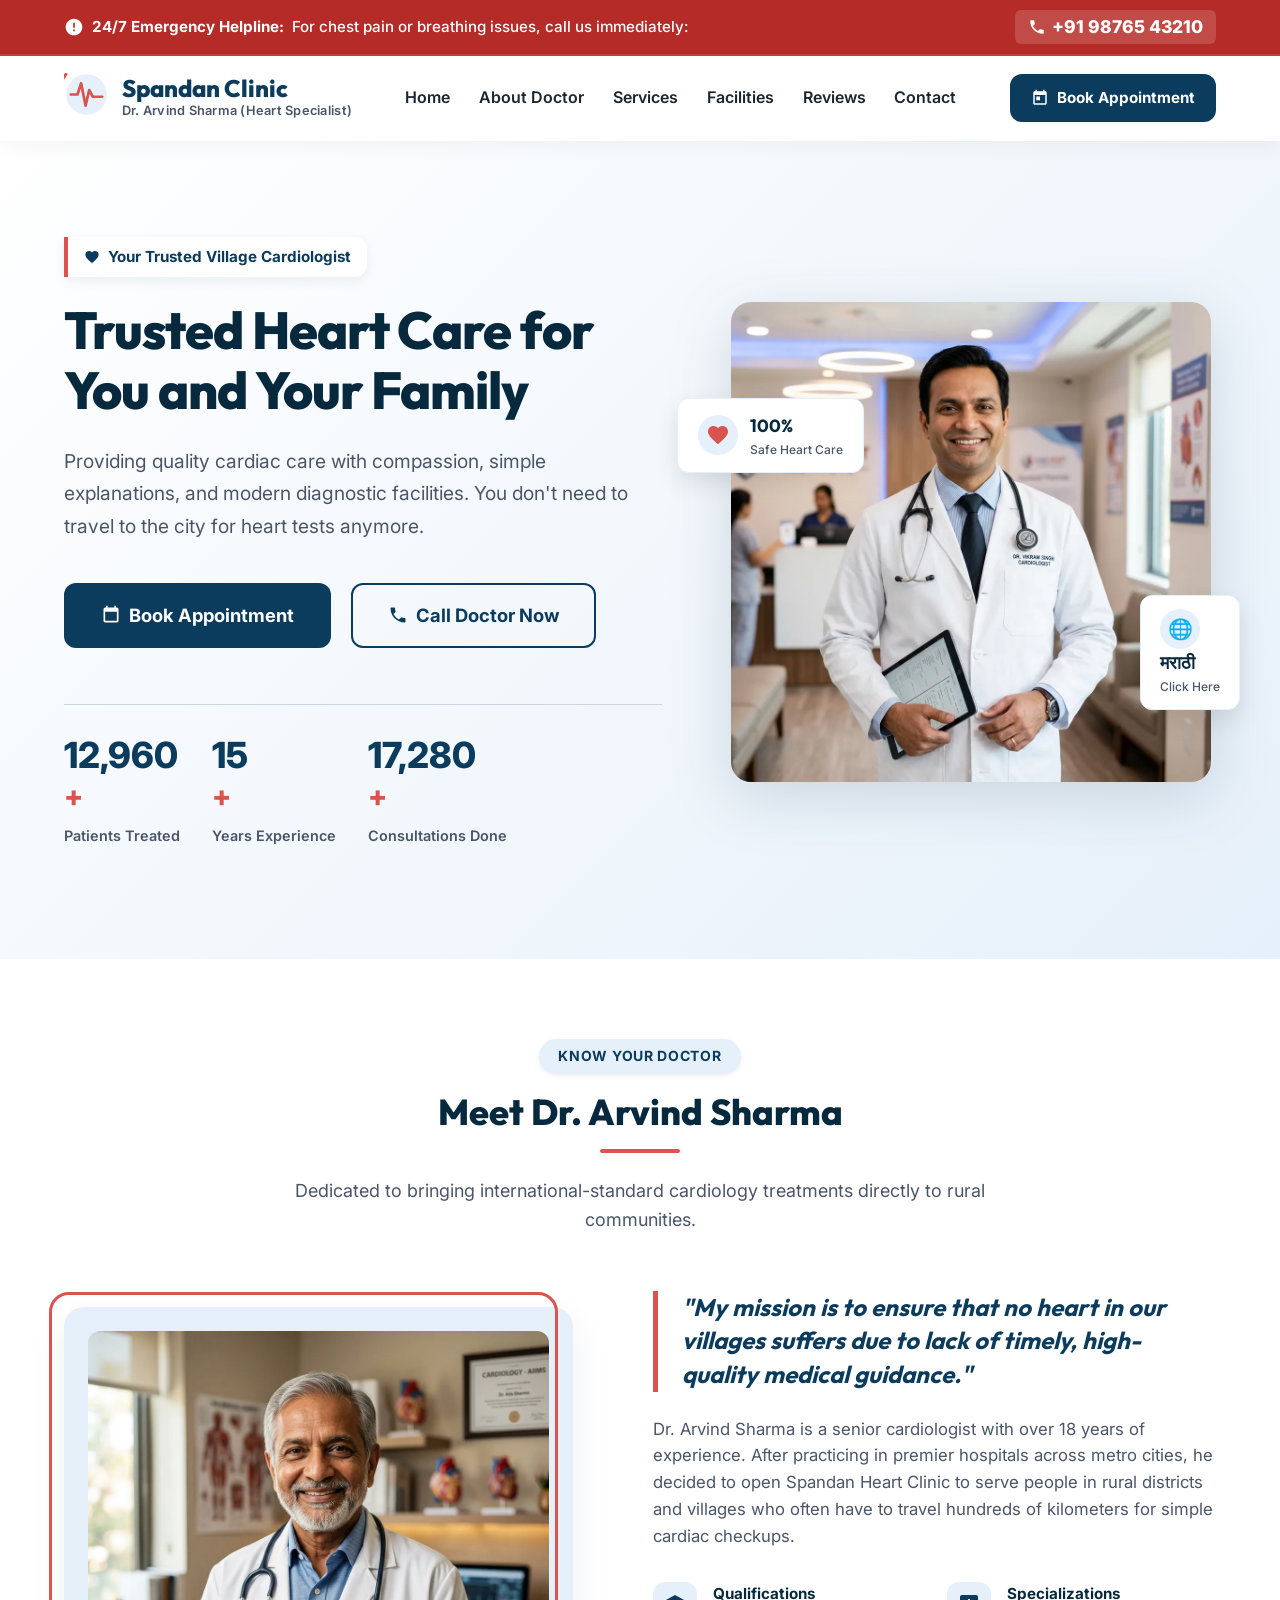
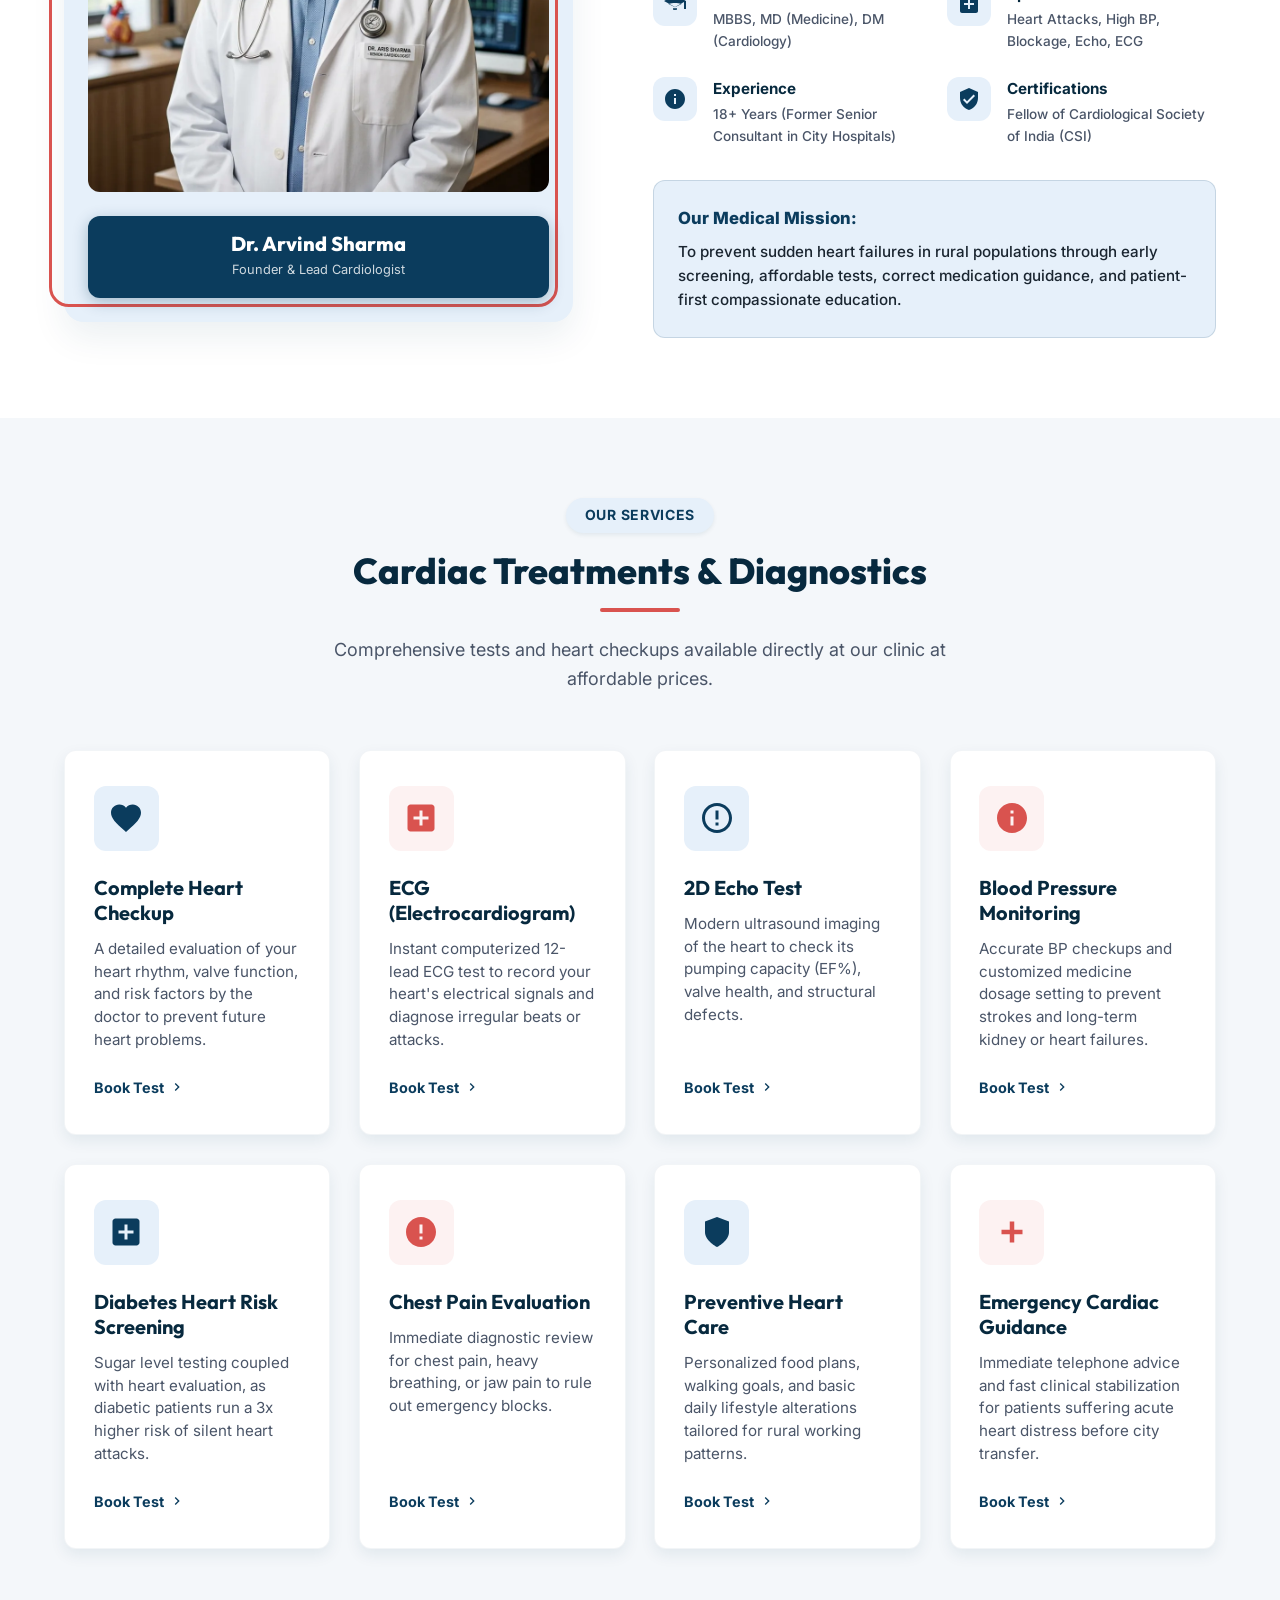
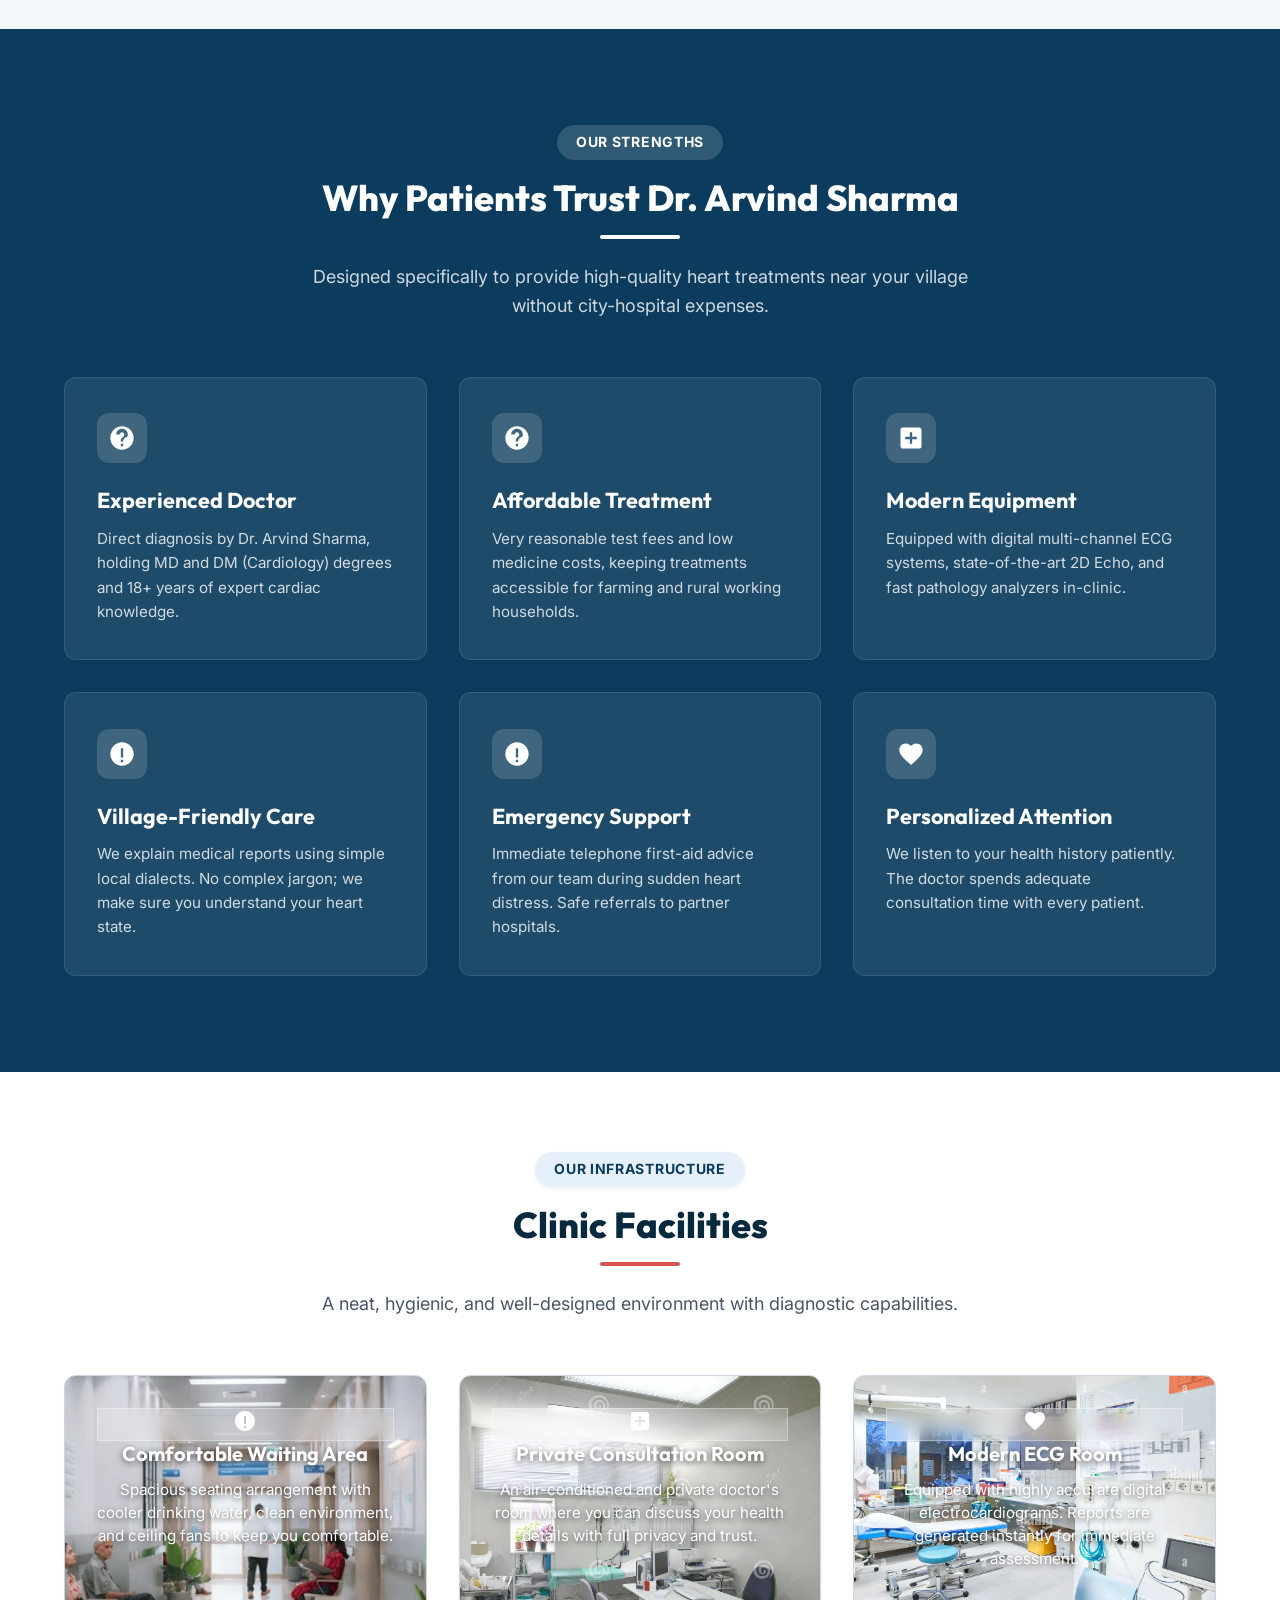
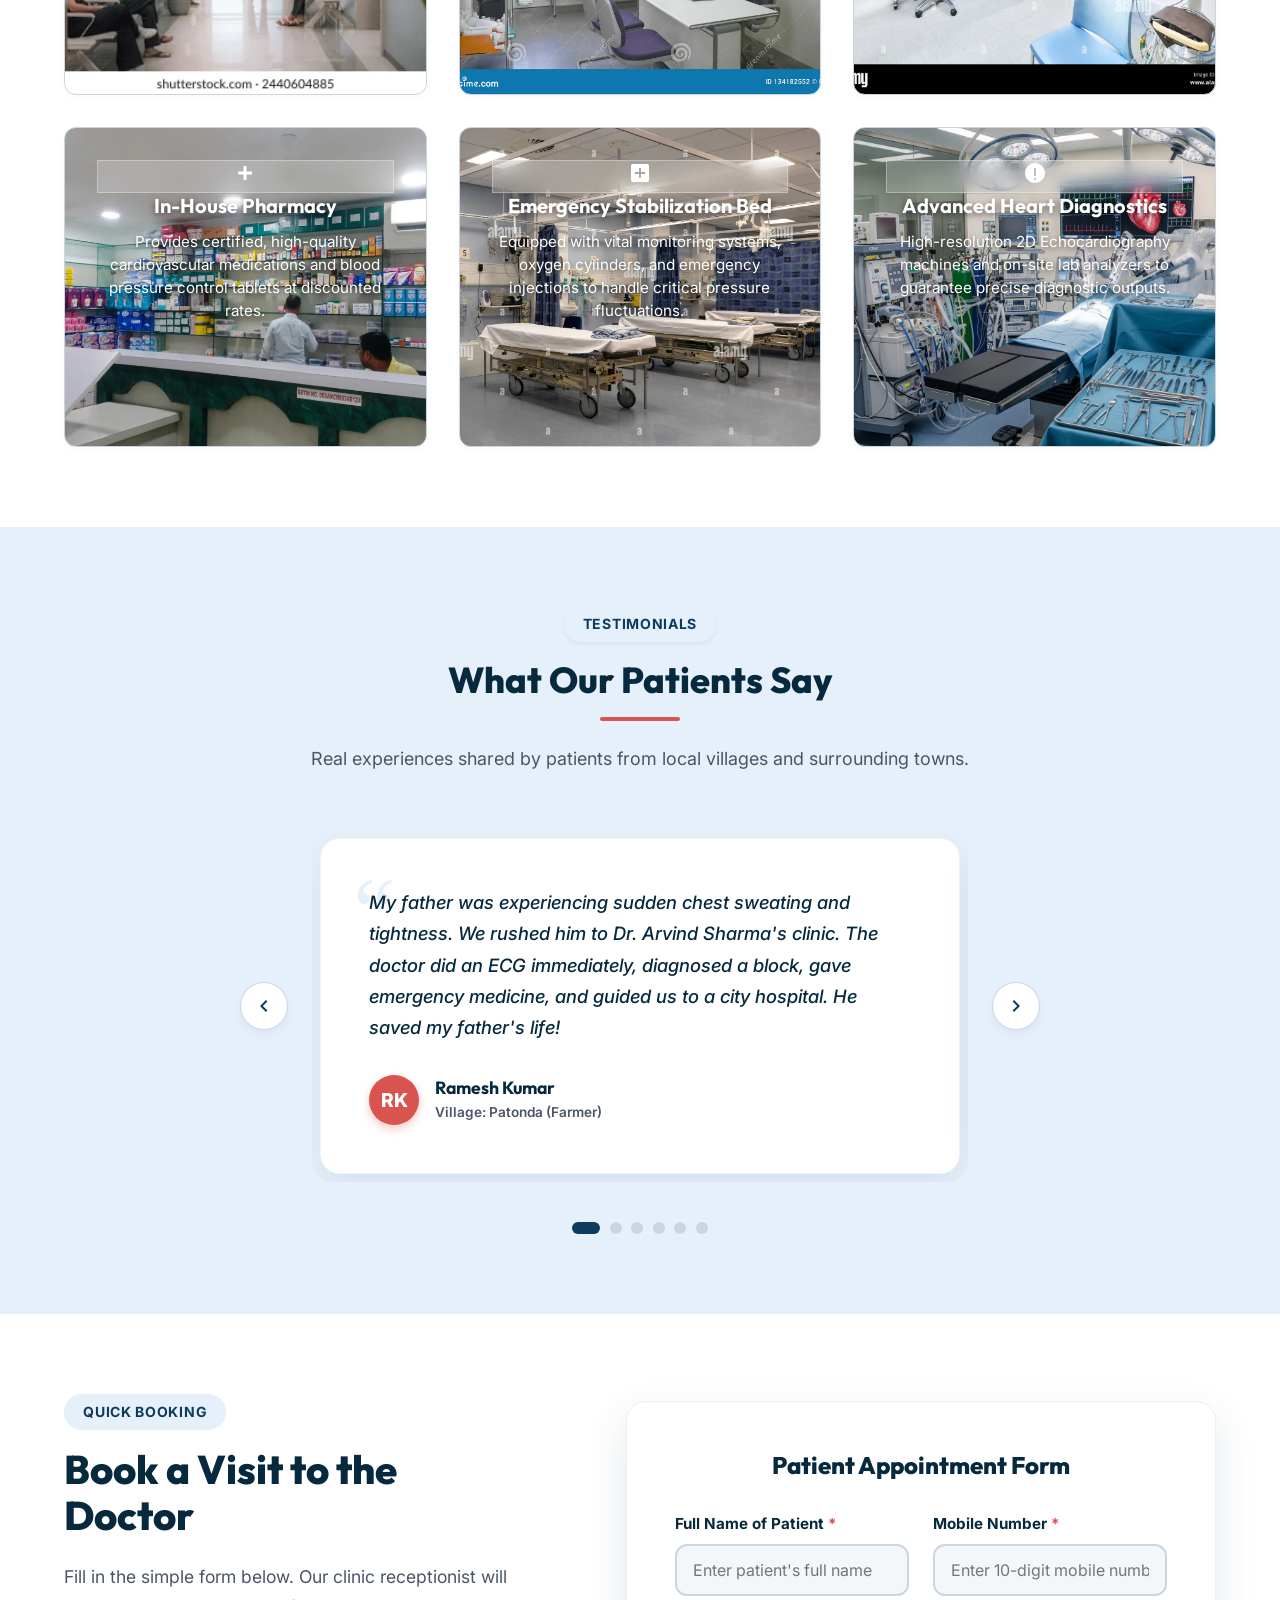
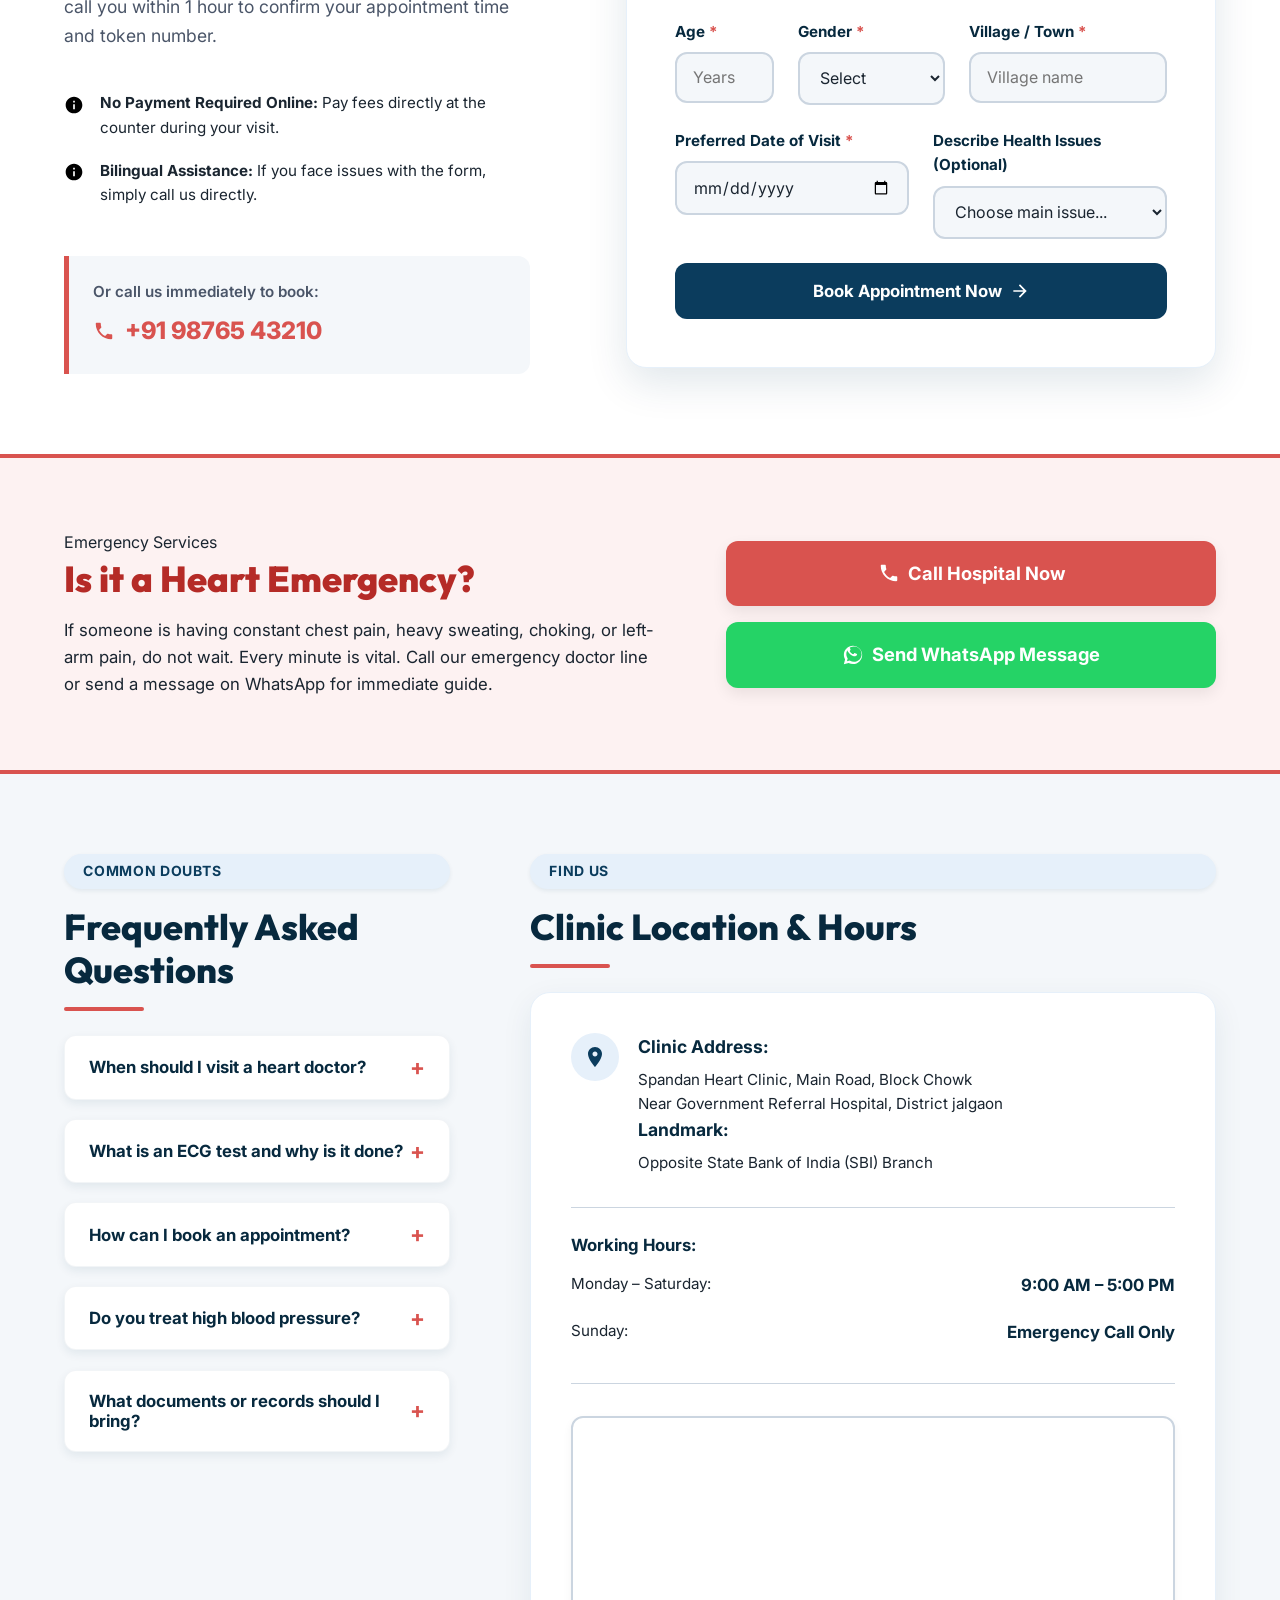
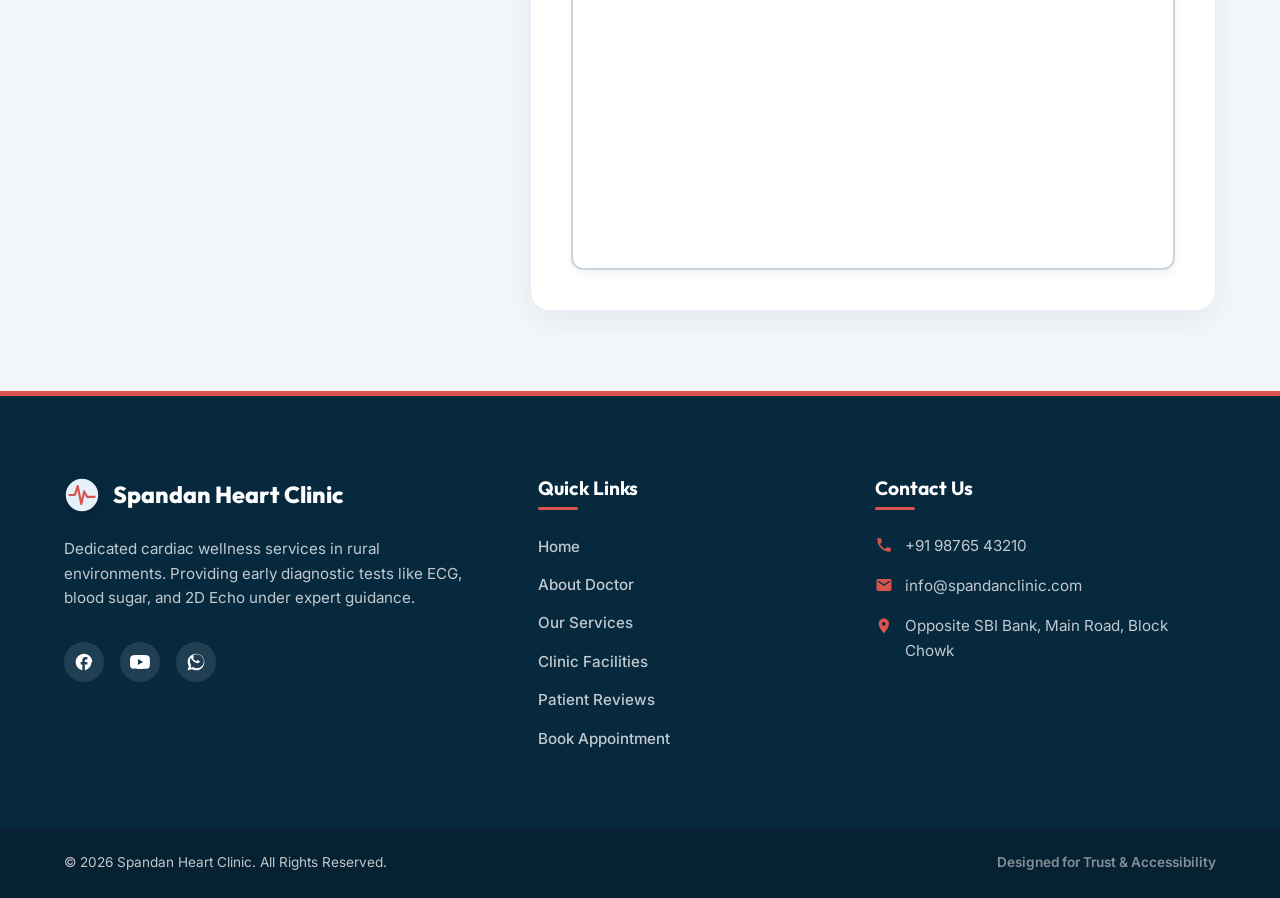
<file: index.html>
<!DOCTYPE html>
<html lang="en">
<head>
    <meta charset="UTF-8">
    <meta name="viewport" content="width=device-width, initial-scale=1.0">
    <title>Spandan Heart Clinic | Dr. Arvind Sharma - Senior Cardiologist</title>
    <!-- SEO Meta Tags -->
    <meta name="description" content="Spandan Heart Clinic by Dr. Arvind Sharma offers affordable, modern heart care and cardiac diagnostics (ECG, 2D Echo) for families in rural areas and small towns.">
    <meta name="keywords" content="Heart Doctor, Cardiologist, Dr. Arvind Sharma, Spandan Heart Clinic, ECG, 2D Echo, Blood Pressure, Rural Clinic, Heart Specialist">
    <meta name="author" content="Dr. Arvind Sharma">
    
    <!-- Open Graph Meta Tags -->
    <meta property="og:title" content="Spandan Heart Clinic | Dr. Arvind Sharma - Cardiologist">
    <meta property="og:description" content="Providing trusted, high-quality, and affordable cardiac care. Book your appointment today.">
    <meta property="og:image" content="assets/images/doctor_hero.png">
    <meta property="og:type" content="website">

    <!-- Fonts -->
    <link rel="preconnect" href="https://fonts.googleapis.com">
    <link rel="preconnect" href="https://fonts.gstatic.com" crossorigin>
    <link href="https://fonts.googleapis.com/css2?family=Inter:wght@400;500;600;700&family=Outfit:wght@500;600;700;800&display=swap" rel="stylesheet">
    
    <!-- Custom CSS -->
    <link rel="stylesheet" href="style.css">
    
</head>
<body>

    <!-- TOP EMERGENCY ALERT BAR (For Elderly/Urgent patients) -->
    <div class="emergency-bar" role="alert">
        <div class="container emergency-bar-content">
            <span class="emergency-text">
                <svg class="icon animate-pulse" viewBox="0 0 24 24" width="20" height="20" fill="currentColor">
                    <path d="M12 2C6.48 2 2 6.48 2 12s4.48 10 10 10 10-4.48 10-10S17.52 2 12 2zm1 15h-2v-2h2v2zm0-4h-2V7h2v6z"/>
                </svg>
                <strong>24/7 Emergency Helpline:</strong> For chest pain or breathing issues, call us immediately: 
            </span>
            <a href="tel:+919876543210" class="emergency-link">
                <svg class="icon" viewBox="0 0 24 24" width="18" height="18" fill="currentColor">
                    <path d="M6.62 10.79c1.44 2.83 3.76 5.14 6.59 6.59l2.2-2.2c.27-.27.67-.36 1.02-.24 1.12.37 2.33.57 3.57.57.55 0 1 .45 1 1V20c0 .55-.45 1-1 1-9.39 0-17-7.61-17-17 0-.55.45-1 1-1h3.5c.55 0 1 .45 1 1 0 1.25.2 2.45.57 3.57.11.35.03.74-.25 1.02l-2.2 2.2z"/>
                </svg>
                +91 98765 43210
            </a>
        </div>
    </div>

    <!-- MAIN HEADER -->
    <header class="main-header" id="header">
        <div class="container header-container">
            <a href="#" class="logo-area" aria-label="Spandan Heart Clinic Home">
                <!-- Heartbeat Logo Icon -->
                <div class="logo-icon">
                    <svg viewBox="0 0 100 100" width="45" height="45">
                        <circle cx="50" cy="50" r="45" fill="var(--primary-light)"/>
                        <path d="M15 50h15l8-25 10 50 8-35 8 15h21" fill="none" stroke="var(--secondary)" stroke-width="6" stroke-linecap="round" stroke-linejoin="round"/>
                        <path d="M50 25c-3-6-11-6-14 0l14 20 14-20c-3-6-11-6-14 0z" fill="var(--secondary)" transform="translate(0, 5) scale(0.6) translate(-50, -25)"/>
                    </svg>
                </div>
                <div class="logo-text">
                    <span class="clinic-name">Spandan Clinic</span>
                    <span class="doc-title">Dr. Arvind Sharma (Heart Specialist)</span>
                </div>
            </a>

            <!-- Desktop Navigation -->
            <nav class="desktop-nav" aria-label="Main Navigation">
                <ul class="nav-list">
                    <li><a href="#home" class="nav-link active">Home</a></li>
                    <li><a href="#about" class="nav-link">About Doctor</a></li>
                    <li><a href="#services" class="nav-link">Services</a></li>
                    <li><a href="#facilities" class="nav-link">Facilities</a></li>
                    <li><a href="#testimonials" class="nav-link">Reviews</a></li>
                    <li><a href="#contact" class="nav-link">Contact</a></li>
                </ul>
            </nav>

            <div class="header-actions">
                <a href="#appointment" class="btn btn-primary btn-nav-cta">
                    <svg class="icon" viewBox="0 0 24 24" width="18" height="18" fill="currentColor">
                        <path d="M19 3h-1V1h-2v2H8V1H6v2H5c-1.11 0-1.99.9-1.99 2L3 19c0 1.1.89 2 2 2h14c1.1 0 2-.9 2-2V5c0-1.1-.9-2-2-2zm0 16H5V8h14v11zM7 10h5v5H7z"/>
                    </svg>
                    Book Appointment
                </a>
                
                <!-- Mobile Menu Button -->
                <button class="mobile-menu-toggle" id="menuToggle" aria-label="Toggle Navigation Menu" aria-expanded="false" aria-controls="mobileNav">
                    <span class="bar"></span>
                    <span class="bar"></span>
                    <span class="bar"></span>
                </button>
            </div>
        </div>
    </header>

    <!-- Mobile Navigation Drawer -->
    <nav class="mobile-nav" id="mobileNav" aria-label="Mobile Navigation" aria-hidden="true">
        <ul class="mobile-nav-list">
            <li><a href="#home" class="mobile-nav-link">Home</a></li>
            <li><a href="#about" class="mobile-nav-link">About Doctor</a></li>
            <li><a href="#services" class="mobile-nav-link">Services</a></li>
            <li><a href="#facilities" class="mobile-nav-link">Facilities</a></li>
            <li><a href="#testimonials" class="mobile-nav-link">Reviews</a></li>
            <li><a href="#contact" class="mobile-nav-link">Contact</a></li>
            <li>
                <a href="#appointment" class="btn btn-primary mobile-cta-btn">Book Appointment</a>
            </li>
            <li>
                <a href="tel:+919876543210" class="btn btn-accent mobile-cta-btn">
                    <svg class="icon" viewBox="0 0 24 24" width="18" height="18" fill="currentColor">
                        <path d="M6.62 10.79c1.44 2.83 3.76 5.14 6.59 6.59l2.2-2.2c.27-.27.67-.36 1.02-.24 1.12.37 2.33.57 3.57.57.55 0 1 .45 1 1V20c0 .55-.45 1-1 1-9.39 0-17-7.61-17-17 0-.55.45-1 1-1h3.5c.55 0 1 .45 1 1 0 1.25.2 2.45.57 3.57.11.35.03.74-.25 1.02l-2.2 2.2z"/>
                    </svg>
                    Call Doctor Now
                </a>
            </li>
        </ul>
    </nav>

    <!-- HERO SECTION -->
    <section class="hero-section" id="home">
        <div class="container hero-container">
            <div class="hero-content">
                <span class="hero-badge">
                    <svg class="icon" viewBox="0 0 24 24" width="16" height="16" fill="currentColor">
                        <path d="M12 21.35l-1.45-1.32C5.4 15.36 2 12.28 2 8.5 2 5.42 4.42 3 7.5 3c1.74 0 3.41.81 4.5 2.09C13.09 3.81 14.76 3 16.5 3 19.58 3 22 5.42 22 8.5c0 3.78-3.4 6.86-8.55 11.54L12 21.35z"/>
                    </svg>
                    Your Trusted Village Cardiologist
                </span>
                <h1 class="hero-title">Trusted Heart Care for You and Your Family</h1>
                <p class="hero-subtitle">Providing quality cardiac care with compassion, simple explanations, and modern diagnostic facilities. You don't need to travel to the city for heart tests anymore.</p>
                
                <div class="hero-ctas">
                    <a href="#appointment" class="btn btn-primary btn-lg">
                        <svg class="icon" viewBox="0 0 24 24" width="20" height="20" fill="currentColor">
                            <path d="M19 3h-1V1h-2v2H8V1H6v2H5c-1.11 0-1.99.9-1.99 2L3 19c0 1.1.89 2 2 2h14c1.1 0 2-.9 2-2V5c0-1.1-.9-2-2-2zm0 16H5V8h14v11z"/>
                        </svg>
                        Book Appointment
                    </a>
                    <a href="tel:+919876543210" class="btn btn-outline btn-lg">
                        <svg class="icon" viewBox="0 0 24 24" width="20" height="20" fill="currentColor">
                            <path d="M6.62 10.79c1.44 2.83 3.76 5.14 6.59 6.59l2.2-2.2c.27-.27.67-.36 1.02-.24 1.12.37 2.33.57 3.57.57.55 0 1 .45 1 1V20c0 .55-.45 1-1 1-9.39 0-17-7.61-17-17 0-.55.45-1 1-1h3.5c.55 0 1 .45 1 1 0 1.25.2 2.45.57 3.57.11.35.03.74-.25 1.02l-2.2 2.2z"/>
                        </svg>
                        Call Doctor Now
                    </a>
                </div>

                <div class="hero-stats">
                    <div class="stat-card">
                        <span class="stat-number" data-target="15000">0</span><span class="stat-plus">+</span>
                        <span class="stat-label">Patients Treated</span>
                    </div>
                    <div class="stat-card">
                        <span class="stat-number" data-target="18">0</span><span class="stat-plus">+</span>
                        <span class="stat-label">Years Experience</span>
                    </div>
                    <div class="stat-card">
                        <span class="stat-number" data-target="20000">0</span><span class="stat-plus">+</span>
                        <span class="stat-label">Consultations Done</span>
                    </div>
                </div>
            </div>
            
            <div class="hero-image-wrapper">
                <div class="hero-image-backdrop"></div>
                <img src="doctor_hero.webp" alt="Dr. Arvind Sharma welcoming patients in clinic" class="hero-img">
                <div class="floating-badge badge-1">
                    <div class="badge-icon">
                        <svg viewBox="0 0 24 24" width="24" height="24" fill="var(--secondary)">
                            <path d="M12 21.35l-1.45-1.32C5.4 15.36 2 12.28 2 8.5 2 5.42 4.42 3 7.5 3c1.74 0 3.41.81 4.5 2.09C13.09 3.81 14.76 3 16.5 3 19.58 3 22 5.42 22 8.5c0 3.78-3.4 6.86-8.55 11.54L12 21.35z"/>
                        </svg>
                    </div>
                    <div class="badge-text">
                        <strong>100%</strong>
                        <span>Safe Heart Care</span>
                    </div>
                </div>
                <div class="floating-badge badge-2">
    <a href="marathi.html" class="language-badge-link">
        <div class="badge-icon">
            <span style="font-size:20px;">🌐</span>
        </div>

        <div class="badge-text">
            <strong>मराठी</strong>
            <span>Click Here</span>
        </div>
    </a>
</div>
                
                </div>
            </div>
        </div>
    </section>

    <!-- ABOUT DOCTOR SECTION -->
    <section class="about-section" id="about">
        <div class="container">
            <div class="section-header">
                <span class="section-tag">Know Your Doctor</span>
                <h2 class="section-title">Meet Dr. Arvind Sharma</h2>
                <div class="section-divider"></div>
                <p class="section-subtitle">Dedicated to bringing international-standard cardiology treatments directly to rural communities.</p>
            </div>

            <div class="about-grid">
                <div class="about-img-area">
                    <div class="profile-card">
                        <img src="doctor_profile.webp" alt="Dr. Arvind Sharma - Senior Heart Specialist" class="profile-img">
                        <div class="profile-signature">
                            <span class="doctor-signature-text">Dr. Arvind Sharma</span>
                            <span class="doctor-designation">Founder & Lead Cardiologist</span>
                        </div>
                    </div>
                </div>
                
                <div class="about-info-area">
                    <h3 class="about-greet">"My mission is to ensure that no heart in our villages suffers due to lack of timely, high-quality medical guidance."</h3>
                    <p class="about-text">Dr. Arvind Sharma is a senior cardiologist with over 18 years of experience. After practicing in premier hospitals across metro cities, he decided to open Spandan Heart Clinic to serve people in rural districts and villages who often have to travel hundreds of kilometers for simple cardiac checkups.</p>
                    
                    <div class="qualifications-grid">
                        <div class="qual-card">
                            <div class="qual-icon">
                                <svg viewBox="0 0 24 24" width="24" height="24" fill="currentColor">
                                    <path d="M12 3L1 9l11 6 9-4.91V17h2V9L12 3zM5.49 12c.18-.09.38-.17.58-.24.79-.26 1.7-.42 2.68-.51 1.04-.09 2.15-.14 3.25-.14 1.1 0 2.21.05 3.25.14.98.09 1.89.25 2.68.51.2.07.4.15.58.24L12 15.22 5.49 12zm8.51 5.86c-.6.09-1.32.14-2 .14s-1.4-.05-2-.14v-1.7c.6.09 1.32.14 2 .14s1.4-.05 2-.14v1.7z"/>
                                </svg>
                            </div>
                            <div class="qual-info">
                                <strong>Qualifications</strong>
                                <span>MBBS, MD (Medicine), DM (Cardiology)</span>
                            </div>
                        </div>

                        <div class="qual-card">
                            <div class="qual-icon">
                                <svg viewBox="0 0 24 24" width="24" height="24" fill="currentColor">
                                    <path d="M19 3H5c-1.1 0-2 .9-2 2v14c0 1.1.9 2 2 2h14c1.1 0 2-.9 2-2V5c0-1.1-.9-2-2-2zm-2 10h-4v4h-2v-4H7v-2h4V7h2v4h4v2z"/>
                                </svg>
                            </div>
                            <div class="qual-info">
                                <strong>Specializations</strong>
                                <span>Heart Attacks, High BP, Blockage, Echo, ECG</span>
                            </div>
                        </div>

                        <div class="qual-card">
                            <div class="qual-icon">
                                <svg viewBox="0 0 24 24" width="24" height="24" fill="currentColor">
                                    <path d="M12 2C6.48 2 2 6.48 2 12s4.48 10 10 10 10-4.48 10-10S17.52 2 12 2zm1 15h-2v-6h2v6zm0-8h-2V7h2v2z"/>
                                </svg>
                            </div>
                            <div class="qual-info">
                                <strong>Experience</strong>
                                <span>18+ Years (Former Senior Consultant in City Hospitals)</span>
                            </div>
                        </div>

                        <div class="qual-card">
                            <div class="qual-icon">
                                <svg viewBox="0 0 24 24" width="24" height="24" fill="currentColor">
                                    <path d="M12 1L3 5v6c0 5.55 3.84 10.74 9 12 5.16-1.26 9-6.45 9-12V5l-9-4zm-2 16l-4-4 1.41-1.41L10 14.17l6.59-6.59L18 9l-8 8z"/>
                                </svg>
                            </div>
                            <div class="qual-info">
                                <strong>Certifications</strong>
                                <span>Fellow of Cardiological Society of India (CSI)</span>
                            </div>
                        </div>
                    </div>

                    <div class="mission-box">
                        <span class="mission-title">Our Medical Mission:</span>
                        <p class="mission-text">To prevent sudden heart failures in rural populations through early screening, affordable tests, correct medication guidance, and patient-first compassionate education.</p>
                    </div>
                </div>
            </div>
        </div>
    </section>

    <!-- SERVICES SECTION -->
    <section class="services-section" id="services">
        <div class="container">
            <div class="section-header">
                <span class="section-tag">Our Services</span>
                <h2 class="section-title">Cardiac Treatments & Diagnostics</h2>
                <div class="section-divider"></div>
                <p class="section-subtitle">Comprehensive tests and heart checkups available directly at our clinic at affordable prices.</p>
            </div>

            <div class="services-grid">
                <!-- Service 1: Heart Checkup -->
                <div class="service-card">
                    <div class="service-icon service-blue">
                        <svg viewBox="0 0 24 24" width="36" height="36" fill="currentColor">
                            <path d="M12 21.35l-1.45-1.32C5.4 15.36 2 12.28 2 8.5 2 5.42 4.42 3 7.5 3c1.74 0 3.41.81 4.5 2.09C13.09 3.81 14.76 3 16.5 3 19.58 3 22 5.42 22 8.5c0 3.78-3.4 6.86-8.55 11.54L12 21.35z"/>
                        </svg>
                    </div>
                    <h3 class="service-title">Complete Heart Checkup</h3>
                    <p class="service-desc">A detailed evaluation of your heart rhythm, valve function, and risk factors by the doctor to prevent future heart problems.</p>
                    <a href="#appointment" class="service-link">
                        Book Test
                        <svg viewBox="0 0 24 24" width="16" height="16" fill="currentColor">
                            <path d="M8.59 16.59L13.17 12 8.59 7.41 10 6l6 6-6 6-1.41-1.41z"/>
                        </svg>
                    </a>
                </div>

                <!-- Service 2: ECG -->
                <div class="service-card">
                    <div class="service-icon service-red">
                        <svg viewBox="0 0 24 24" width="36" height="36" fill="currentColor">
                            <path d="M19 3H5c-1.1 0-2 .9-2 2v14c0 1.1.9 2 2 2h14c1.1 0 2-.9 2-2V5c0-1.1-.9-2-2-2zm-2 10h-4v4h-2v-4H7v-2h4V7h2v4h4v2z"/>
                        </svg>
                    </div>
                    <h3 class="service-title">ECG (Electrocardiogram)</h3>
                    <p class="service-desc">Instant computerized 12-lead ECG test to record your heart's electrical signals and diagnose irregular beats or attacks.</p>
                    <a href="#appointment" class="service-link">
                        Book Test
                        <svg viewBox="0 0 24 24" width="16" height="16" fill="currentColor">
                            <path d="M8.59 16.59L13.17 12 8.59 7.41 10 6l6 6-6 6-1.41-1.41z"/>
                        </svg>
                    </a>
                </div>

                <!-- Service 3: 2D Echo -->
                <div class="service-card">
                    <div class="service-icon service-blue">
                        <svg viewBox="0 0 24 24" width="36" height="36" fill="currentColor">
                            <path d="M12 2C6.48 2 2 6.48 2 12s4.48 10 10 10 10-4.48 10-10S17.52 2 12 2zm0 18c-4.41 0-8-3.59-8-8s3.59-8 8-8 8 3.59 8 8-3.59 8-8 8zm-1-13h2v6h-2zm0 8h2v2h-2z"/>
                        </svg>
                    </div>
                    <h3 class="service-title">2D Echo Test</h3>
                    <p class="service-desc">Modern ultrasound imaging of the heart to check its pumping capacity (EF%), valve health, and structural defects.</p>
                    <a href="#appointment" class="service-link">
                        Book Test
                        <svg viewBox="0 0 24 24" width="16" height="16" fill="currentColor">
                            <path d="M8.59 16.59L13.17 12 8.59 7.41 10 6l6 6-6 6-1.41-1.41z"/>
                        </svg>
                    </a>
                </div>

                <!-- Service 4: BP Monitoring -->
                <div class="service-card">
                    <div class="service-icon service-red">
                        <svg viewBox="0 0 24 24" width="36" height="36" fill="currentColor">
                            <path d="M12 2C6.48 2 2 6.48 2 12s4.48 10 10 10 10-4.48 10-10S17.52 2 12 2zm1 15h-2v-6h2v6zm0-8h-2V7h2v2z"/>
                        </svg>
                    </div>
                    <h3 class="service-title">Blood Pressure Monitoring</h3>
                    <p class="service-desc">Accurate BP checkups and customized medicine dosage setting to prevent strokes and long-term kidney or heart failures.</p>
                    <a href="#appointment" class="service-link">
                        Book Test
                        <svg viewBox="0 0 24 24" width="16" height="16" fill="currentColor">
                            <path d="M8.59 16.59L13.17 12 8.59 7.41 10 6l6 6-6 6-1.41-1.41z"/>
                        </svg>
                    </a>
                </div>

                <!-- Service 5: Diabetes Screening -->
                <div class="service-card">
                    <div class="service-icon service-blue">
                        <svg viewBox="0 0 24 24" width="36" height="36" fill="currentColor">
                            <path d="M19 3H5c-1.1 0-2 .9-2 2v14c0 1.1.9 2 2 2h14c1.1 0 2-.9 2-2V5c0-1.1-.9-2-2-2zm-2 10h-4v4h-2v-4H7v-2h4V7h2v4h4v2z"/>
                        </svg>
                    </div>
                    <h3 class="service-title">Diabetes Heart Risk Screening</h3>
                    <p class="service-desc">Sugar level testing coupled with heart evaluation, as diabetic patients run a 3x higher risk of silent heart attacks.</p>
                    <a href="#appointment" class="service-link">
                        Book Test
                        <svg viewBox="0 0 24 24" width="16" height="16" fill="currentColor">
                            <path d="M8.59 16.59L13.17 12 8.59 7.41 10 6l6 6-6 6-1.41-1.41z"/>
                        </svg>
                    </a>
                </div>

                <!-- Service 6: Chest Pain Evaluation -->
                <div class="service-card">
                    <div class="service-icon service-red">
                        <svg viewBox="0 0 24 24" width="36" height="36" fill="currentColor">
                            <path d="M12 2C6.48 2 2 6.48 2 12s4.48 10 10 10 10-4.48 10-10S17.52 2 12 2zm1 15h-2v-2h2v2zm0-4h-2V7h2v6z"/>
                        </svg>
                    </div>
                    <h3 class="service-title">Chest Pain Evaluation</h3>
                    <p class="service-desc">Immediate diagnostic review for chest pain, heavy breathing, or jaw pain to rule out emergency blocks.</p>
                    <a href="#appointment" class="service-link">
                        Book Test
                        <svg viewBox="0 0 24 24" width="16" height="16" fill="currentColor">
                            <path d="M8.59 16.59L13.17 12 8.59 7.41 10 6l6 6-6 6-1.41-1.41z"/>
                        </svg>
                    </a>
                </div>

                <!-- Service 7: Preventive Care -->
                <div class="service-card">
                    <div class="service-icon service-blue">
                        <svg viewBox="0 0 24 24" width="36" height="36" fill="currentColor">
                            <path d="M12 22s8-4 8-10V5l-8-3-8 3v7c0 6 8 10 8 10z"/>
                        </svg>
                    </div>
                    <h3 class="service-title">Preventive Heart Care</h3>
                    <p class="service-desc">Personalized food plans, walking goals, and basic daily lifestyle alterations tailored for rural working patterns.</p>
                    <a href="#appointment" class="service-link">
                        Book Test
                        <svg viewBox="0 0 24 24" width="16" height="16" fill="currentColor">
                            <path d="M8.59 16.59L13.17 12 8.59 7.41 10 6l6 6-6 6-1.41-1.41z"/>
                        </svg>
                    </a>
                </div>

                <!-- Service 8: Emergency Care -->
                <div class="service-card">
                    <div class="service-icon service-red">
                        <svg viewBox="0 0 24 24" width="36" height="36" fill="currentColor">
                            <path d="M19 10.5h-5.5V5h-3v5.5H5v3h5.5V19h3v-5.5H19v-3z"/>
                        </svg>
                    </div>
                    <h3 class="service-title">Emergency Cardiac Guidance</h3>
                    <p class="service-desc">Immediate telephone advice and fast clinical stabilization for patients suffering acute heart distress before city transfer.</p>
                    <a href="#appointment" class="service-link">
                        Book Test
                        <svg viewBox="0 0 24 24" width="16" height="16" fill="currentColor">
                            <path d="M8.59 16.59L13.17 12 8.59 7.41 10 6l6 6-6 6-1.41-1.41z"/>
                        </svg>
                    </a>
                </div>
            </div>
        </div>
    </section>

    <!-- WHY CHOOSE US SECTION -->
    <section class="why-choose-section">
        <div class="container">
            <div class="section-header">
                <span class="section-tag tag-white">Our Strengths</span>
                <h2 class="section-title text-white">Why Patients Trust Dr. Arvind Sharma</h2>
                <div class="section-divider divider-white"></div>
                <p class="section-subtitle text-white-muted">Designed specifically to provide high-quality heart treatments near your village without city-hospital expenses.</p>
            </div>

            <div class="why-grid">
                <!-- Item 1: Experienced Doctor -->
                <div class="why-card">
                    <div class="why-icon">
                        <svg viewBox="0 0 24 24" width="28" height="28" fill="currentColor">
                            <path d="M12 2C6.48 2 2 6.48 2 12s4.48 10 10 10 10-4.48 10-10S17.52 2 12 2zm1 17h-2v-2h2v2zm2.07-7.75l-.9.92C13.45 12.9 13 13.5 13 15h-2v-.5c0-1.1.45-2.1 1.17-2.83l1.24-1.26c.37-.36.59-.86.59-1.41 0-1.1-.9-2-2-2s-2 .9-2 2H7c0-2.76 2.24-5 5-5s5 2.24 5 5c0 1.04-.42 1.99-1.07 2.25z"/>
                        </svg>
                    </div>
                    <h3 class="why-card-title">Experienced Doctor</h3>
                    <p class="why-card-text">Direct diagnosis by Dr. Arvind Sharma, holding MD and DM (Cardiology) degrees and 18+ years of expert cardiac knowledge.</p>
                </div>

                <!-- Item 2: Affordable Treatment -->
                <div class="why-card">
                    <div class="why-icon">
                        <svg viewBox="0 0 24 24" width="28" height="28" fill="currentColor">
                            <path d="M12 2C6.48 2 2 6.48 2 12s4.48 10 10 10 10-4.48 10-10S17.52 2 12 2zm1 17h-2v-2h2v2zm2.07-7.75l-.9.92C13.45 12.9 13 13.5 13 15h-2v-.5c0-1.1.45-2.1 1.17-2.83l1.24-1.26c.37-.36.59-.86.59-1.41 0-1.1-.9-2-2-2s-2 .9-2 2H7c0-2.76 2.24-5 5-5s5 2.24 5 5c0 1.04-.42 1.99-1.07 2.25z"/>
                        </svg>
                    </div>
                    <h3 class="why-card-title">Affordable Treatment</h3>
                    <p class="why-card-text">Very reasonable test fees and low medicine costs, keeping treatments accessible for farming and rural working households.</p>
                </div>

                <!-- Item 3: Modern Equipment -->
                <div class="why-card">
                    <div class="why-icon">
                        <svg viewBox="0 0 24 24" width="28" height="28" fill="currentColor">
                            <path d="M19 3H5c-1.1 0-2 .9-2 2v14c0 1.1.9 2 2 2h14c1.1 0 2-.9 2-2V5c0-1.1-.9-2-2-2zm-2 10h-4v4h-2v-4H7v-2h4V7h2v4h4v2z"/>
                        </svg>
                    </div>
                    <h3 class="why-card-title">Modern Equipment</h3>
                    <p class="why-card-text">Equipped with digital multi-channel ECG systems, state-of-the-art 2D Echo, and fast pathology analyzers in-clinic.</p>
                </div>

                <!-- Item 4: Village-Friendly Care -->
                <div class="why-card">
                    <div class="why-icon">
                        <svg viewBox="0 0 24 24" width="28" height="28" fill="currentColor">
                            <path d="M12 2C6.48 2 2 6.48 2 12s4.48 10 10 10 10-4.48 10-10S17.52 2 12 2zm1 17h-2v-2h2v2zm0-4h-2V7h2v6z"/>
                        </svg>
                    </div>
                    <h3 class="why-card-title">Village-Friendly Care</h3>
                    <p class="why-card-text">We explain medical reports using simple local dialects. No complex jargon; we make sure you understand your heart state.</p>
                </div>

                <!-- Item 5: Emergency Support -->
                <div class="why-card">
                    <div class="why-icon">
                        <svg viewBox="0 0 24 24" width="28" height="28" fill="currentColor">
                            <path d="M12 2C6.48 2 2 6.48 2 12s4.48 10 10 10 10-4.48 10-10S17.52 2 12 2zm1 17h-2v-2h2v2zm0-4h-2V7h2v6z"/>
                        </svg>
                    </div>
                    <h3 class="why-card-title">Emergency Support</h3>
                    <p class="why-card-text">Immediate telephone first-aid advice from our team during sudden heart distress. Safe referrals to partner hospitals.</p>
                </div>

                <!-- Item 6: Personalized Attention -->
                <div class="why-card">
                    <div class="why-icon">
                        <svg viewBox="0 0 24 24" width="28" height="28" fill="currentColor">
                            <path d="M12 21.35l-1.45-1.32C5.4 15.36 2 12.28 2 8.5 2 5.42 4.42 3 7.5 3c1.74 0 3.41.81 4.5 2.09C13.09 3.81 14.76 3 16.5 3 19.58 3 22 5.42 22 8.5c0 3.78-3.4 6.86-8.55 11.54L12 21.35z"/>
                        </svg>
                    </div>
                    <h3 class="why-card-title">Personalized Attention</h3>
                    <p class="why-card-text">We listen to your health history patiently. The doctor spends adequate consultation time with every patient.</p>
                </div>
            </div>
        </div>
    </section>

    <!-- CLINIC FACILITIES SECTION -->
    <section class="facilities-section" id="facilities">
        <div class="container">
            <div class="section-header">
                <span class="section-tag">Our Infrastructure</span>
                <h2 class="section-title">Clinic Facilities</h2>
                <div class="section-divider"></div>
                <p class="section-subtitle">A neat, hygienic, and well-designed environment with diagnostic capabilities.</p>
            </div>

            <div class="facilities-grid">
                <!-- Facility 1: Waiting Area -->
                <div class="facility-card waiting-area">
                    <div class="facility-icon-circle">
                        <svg viewBox="0 0 24 24" width="24" height="24" fill="currentColor">
                            <path d="M12 2C6.48 2 2 6.48 2 12s4.48 10 10 10 10-4.48 10-10S17.52 2 12 2zm1 17h-2v-2h2v2zm0-4h-2V7h2v6z"/>
                        </svg>
                    </div>
                    <h3 class="facility-name">Comfortable Waiting Area</h3>
                    <p class="facility-desc">Spacious seating arrangement with cooler drinking water, clean environment, and ceiling fans to keep you comfortable.</p>
                </div>

                <!-- Facility 2: Consultation Room -->
                <div class="facility-card consultation-room">
                    <div class="facility-icon-circle">
                        <svg viewBox="0 0 24 24" width="24" height="24" fill="currentColor">
                            <path d="M19 3H5c-1.1 0-2 .9-2 2v14c0 1.1.9 2 2 2h14c1.1 0 2-.9 2-2V5c0-1.1-.9-2-2-2zm-2 10h-4v4h-2v-4H7v-2h4V7h2v4h4v2z"/>
                        </svg>
                    </div>
                    <h3 class="facility-name">Private Consultation Room</h3>
                    <p class="facility-desc">An air-conditioned and private doctor's room where you can discuss your health details with full privacy and trust.</p>
                </div>

                <!-- Facility 3: ECG Room -->
                <div class="facility-card ecg-room">
                    <div class="facility-icon-circle">
                        <svg viewBox="0 0 24 24" width="24" height="24" fill="currentColor">
                            <path d="M12 21.35l-1.45-1.32C5.4 15.36 2 12.28 2 8.5 2 5.42 4.42 3 7.5 3c1.74 0 3.41.81 4.5 2.09C13.09 3.81 14.76 3 16.5 3 19.58 3 22 5.42 22 8.5c0 3.78-3.4 6.86-8.55 11.54L12 21.35z"/>
                        </svg>
                    </div>
                    <h3 class="facility-name">Modern ECG Room</h3>
                    <p class="facility-desc">Equipped with highly accurate digital electrocardiograms. Reports are generated instantly for immediate assessment.</p>
                </div>

                <!-- Facility 4: Pharmacy -->
                <div class="facility-card pharmacy-room">
                    <div class="facility-icon-circle">
                        <svg viewBox="0 0 24 24" width="24" height="24" fill="currentColor">
                            <path d="M19 10.5h-5.5V5h-3v5.5H5v3h5.5V19h3v-5.5H19v-3z"/>
                        </svg>
                    </div>
                    <h3 class="facility-name">In-House Pharmacy</h3>
                    <p class="facility-desc">Provides certified, high-quality cardiovascular medications and blood pressure control tablets at discounted rates.</p>
                </div>

                <!-- Facility 5: Emergency Bed -->
                <div class="facility-card emergency-bed">
                    <div class="facility-icon-circle">
                        <svg viewBox="0 0 24 24" width="24" height="24" fill="currentColor">
                            <path d="M19 3H5c-1.1 0-2 .9-2 2v14c0 1.1.9 2 2 2h14c1.1 0 2-.9 2-2V5c0-1.1-.9-2-2-2zm-2 10h-4v4h-2v-4H7v-2h4V7h2v4h4v2z"/>
                        </svg>
                    </div>
                    <h3 class="facility-name">Emergency Stabilization Bed</h3>
                    <p class="facility-desc">Equipped with vital monitoring systems, oxygen cylinders, and emergency injections to handle critical pressure fluctuations.</p>
                </div>

                <!-- Facility 6: Diagnostic Equipment -->
                <div class="facility-card diagnostics-room">
                    <div class="facility-icon-circle">
                        <svg viewBox="0 0 24 24" width="24" height="24" fill="currentColor">
                            <path d="M12 2C6.48 2 2 6.48 2 12s4.48 10 10 10 10-4.48 10-10S17.52 2 12 2zm1 17h-2v-2h2v2zm0-4h-2V7h2v6z"/>
                        </svg>
                    </div>
                    <h3 class="facility-name">Advanced Heart Diagnostics</h3>
                    <p class="facility-desc">High-resolution 2D Echocardiography machines and on-site lab analyzers to guarantee precise diagnostic outputs.</p>
                </div>
            </div>
        </div>
    </section>

    <!-- TESTIMONIALS SECTION -->
    <section class="testimonials-section" id="testimonials">
        <div class="container">
            <div class="section-header">
                <span class="section-tag">Testimonials</span>
                <h2 class="section-title">What Our Patients Say</h2>
                <div class="section-divider"></div>
                <p class="section-subtitle">Real experiences shared by patients from local villages and surrounding towns.</p>
            </div>

            <!-- Carousel Wrapper -->
            <div class="testimonial-carousel-container">
                <button class="carousel-control prev" id="carouselPrev" aria-label="Previous Slide">
                    <svg viewBox="0 0 24 24" width="24" height="24" fill="currentColor">
                        <path d="M15.41 16.58L10.83 12l4.58-4.58L14 6l-6 6 6 6 1.41-1.42z"/>
                    </svg>
                </button>
                
                <div class="testimonial-carousel-track-wrapper">
                    <div class="testimonial-carousel-track" id="carouselTrack">
                        
                        <!-- Testimonial 1 -->
                        <div class="testimonial-slide">
                            <div class="testimonial-card">
                                <div class="quote-icon">“</div>
                                <p class="testimonial-text">My father was experiencing sudden chest sweating and tightness. We rushed him to Dr. Arvind Sharma's clinic. The doctor did an ECG immediately, diagnosed a block, gave emergency medicine, and guided us to a city hospital. He saved my father's life!</p>
                                <div class="patient-info">
                                    <div class="patient-avatar">RK</div>
                                    <div>
                                        <h4 class="patient-name">Ramesh Kumar</h4>
                                        <span class="patient-village">Village: Patonda (Farmer)</span>
                                    </div>
                                </div>
                            </div>
                        </div>

                        <!-- Testimonial 2 -->
                        <div class="testimonial-slide">
                            <div class="testimonial-card">
                                <div class="quote-icon">“</div>
                                <p class="testimonial-text">Dr. Sharma is like a god for our village. Earlier we had to travel 120km to the state capital for a heart Echo test. Now we get it done here at half the cost. The doctor explains the reports in simple Hindi. Very satisfied!</p>
                                <div class="patient-info">
                                    <div class="patient-avatar">SD</div>
                                    <div>
                                        <h4 class="patient-name">Savita Devi</h4>
                                        <span class="patient-village">Village: Pimparkhed (Housewife)</span>
                                    </div>
                                </div>
                            </div>
                        </div>

                        <!-- Testimonial 3 -->
                        <div class="testimonial-slide">
                            <div class="testimonial-card">
                                <div class="quote-icon">“</div>
                                <p class="testimonial-text">I had severe high blood pressure and headache for two years. Other clinics only gave painkillers. Dr. Sharma did a complete checkup, set the exact dosage of BP tablets, and now my pressure is fully normal. I feel young again.</p>
                                <div class="patient-info">
                                    <div class="patient-avatar">HR</div>
                                    <div>
                                        <h4 class="patient-name">Hari Ram</h4>
                                        <span class="patient-village">Village: Chalisgaon (Shopkeeper)</span>
                                    </div>
                                </div>
                            </div>
                        </div>

                        <!-- Testimonial 4 -->
                        <div class="testimonial-slide">
                            <div class="testimonial-card">
                                <div class="quote-icon">“</div>
                                <p class="testimonial-text">Excellent heart checkup. The staff is very polite, they help elderly people sit comfortably and drink water. The medicines in the clinic pharmacy are cheaper than outside shops. Recommend to everyone.</p>
                                <div class="patient-info">
                                    <div class="patient-avatar">SS</div>
                                    <div>
                                        <h4 class="patient-name">Suman Singh</h4>
                                        <span class="patient-village">Village: Chalisgaon (Retired Teacher)</span>
                                    </div>
                                </div>
                            </div>
                        </div>

                        <!-- Testimonial 5 -->
                        <div class="testimonial-slide">
                            <div class="testimonial-card">
                                <div class="quote-icon">“</div>
                                <p class="testimonial-text">Dr. Sharma is extremely honest. He told me my heart is completely healthy and my chest pain was only due to gas. He did not write unnecessary expensive medicines. That shows his genuine character.</p>
                                <div class="patient-info">
                                    <div class="patient-avatar">RP</div>
                                    <div>
                                        <h4 class="patient-name">Rajesh Patel</h4>
                                        <span class="patient-village">Village: Shindi (Labourer)</span>
                                    </div>
                                </div>
                            </div>
                        </div>

                        <!-- Testimonial 6 -->
                        <div class="testimonial-slide">
                            <div class="testimonial-card">
                                <div class="quote-icon">“</div>
                                <p class="testimonial-text">My mother had swelling in her feet and could not walk. The 2D Echo showed weak heart pumping. With Dr. Sharma's specialized heart medicines, the swelling is 90% gone and she walks daily now. Thank you, doctor.</p>
                                <div class="patient-info">
                                    <div class="patient-avatar">GV</div>
                                    <div>
                                        <h4 class="patient-name">Geeta Verma</h4>
                                        <span class="patient-village">Village: Daskebardi (Home Maker)</span>
                                    </div>
                                </div>
                            </div>
                        </div>

                    </div>
                </div>

                <button class="carousel-control next" id="carouselNext" aria-label="Next Slide">
                    <svg viewBox="0 0 24 24" width="24" height="24" fill="currentColor">
                        <path d="M8.59 16.58L13.17 12 8.59 7.41 10 6l6 6-6 6-1.41-1.42z"/>
                    </svg>
                </button>
            </div>

            <!-- Dots Navigation -->
            <div class="carousel-dots" id="carouselDots">
                <!-- Javascript will inject dots dynamically -->
            </div>
        </div>
    </section>

    <!-- BOOK APPOINTMENT SECTION -->
    <section class="appointment-section" id="appointment">
        <div class="container appointment-container">
            <div class="appointment-info">
                <span class="appointment-tag">Quick Booking</span>
                <h2 class="appointment-title">Book a Visit to the Doctor</h2>
                <p class="appointment-subtitle">Fill in the simple form below. Our clinic receptionist will call you within 1 hour to confirm your appointment time and token number.</p>
                
                <div class="booking-notes">
                    <div class="note-item">
                        <div class="note-icon">
                            <svg viewBox="0 0 24 24" width="20" height="20" fill="var(--primary)">
                                <path d="M12 2C6.48 2 2 6.48 2 12s4.48 10 10 10 10-4.48 10-10S17.52 2 12 2zm1 15h-2v-6h2v6zm0-8h-2V7h2v2z"/>
                            </svg>
                        </div>
                        <span><strong>No Payment Required Online:</strong> Pay fees directly at the counter during your visit.</span>
                    </div>
                    <div class="note-item">
                        <div class="note-icon">
                            <svg viewBox="0 0 24 24" width="20" height="20" fill="var(--primary)">
                                <path d="M12 2C6.48 2 2 6.48 2 12s4.48 10 10 10 10-4.48 10-10S17.52 2 12 2zm1 15h-2v-6h2v6zm0-8h-2V7h2v2z"/>
                            </svg>
                        </div>
                        <span><strong>Bilingual Assistance:</strong> If you face issues with the form, simply call us directly.</span>
                    </div>
                </div>

                <div class="appointment-quick-call">
                    <span>Or call us immediately to book:</span>
                    <a href="tel:+919876543210" class="call-banner-btn">
                        <svg viewBox="0 0 24 24" width="22" height="22" fill="currentColor">
                            <path d="M6.62 10.79c1.44 2.83 3.76 5.14 6.59 6.59l2.2-2.2c.27-.27.67-.36 1.02-.24 1.12.37 2.33.57 3.57.57.55 0 1 .45 1 1V20c0 .55-.45 1-1 1-9.39 0-17-7.61-17-17 0-.55.45-1 1-1h3.5c.55 0 1 .45 1 1 0 1.25.2 2.45.57 3.57.11.35.03.74-.25 1.02l-2.2 2.2z"/>
                        </svg>
                        +91 98765 43210
                    </a>
                </div>
            </div>

            <!-- Booking Form -->
            <div class="appointment-form-wrapper">
                <form id="appointmentForm" class="appointment-form" novalidate>
                    <h3 class="form-form-title">Patient Appointment Form</h3>
                    
                    <div id="formMessage" class="form-feedback-message" role="alert" style="display: none;"></div>

                    <div class="form-row">
                        <!-- Patient Name -->
                        <div class="form-group">
                            <label for="patientName" class="form-label">Full Name of Patient <span class="required">*</span></label>
                            <input type="text" id="patientName" name="name" class="form-control" placeholder="Enter patient's full name" required>
                            <span class="error-msg" id="nameError">Please enter the patient's name.</span>
                        </div>

                        <!-- Mobile Number -->
                        <div class="form-group">
                            <label for="patientMobile" class="form-label">Mobile Number <span class="required">*</span></label>
                            <input type="tel" id="patientMobile" name="mobile" class="form-control" placeholder="Enter 10-digit mobile number" required>
                            <span class="error-msg" id="mobileError">Please enter a valid 10-digit mobile number.</span>
                        </div>
                    </div>

                    <div class="form-row flex-three">
                        <!-- Age -->
                        <div class="form-group">
                            <label for="patientAge" class="form-label">Age <span class="required">*</span></label>
                            <input type="number" id="patientAge" name="age" class="form-control" placeholder="Years" min="1" max="120" required>
                            <span class="error-msg" id="ageError">Enter a valid age (1-120).</span>
                        </div>

                        <!-- Gender -->
                        <div class="form-group">
                            <label for="patientGender" class="form-label">Gender <span class="required">*</span></label>
                            <select id="patientGender" name="gender" class="form-control" required>
                                <option value="" disabled selected>Select</option>
                                <option value="Male">Male</option>
                                <option value="Female">Female</option>
                                <option value="Other">Other</option>
                            </select>
                            <span class="error-msg" id="genderError">Please select gender.</span>
                        </div>

                        <!-- Village Name -->
                        <div class="form-group">
                            <label for="patientVillage" class="form-label">Village / Town <span class="required">*</span></label>
                            <input type="text" id="patientVillage" name="village" class="form-control" placeholder="Village name" required>
                            <span class="error-msg" id="villageError">Please enter your village name.</span>
                        </div>
                    </div>

                    <div class="form-row">
                        <!-- Preferred Date -->
                        <div class="form-group">
                            <label for="patientDate" class="form-label">Preferred Date of Visit <span class="required">*</span></label>
                            <input type="date" id="patientDate" name="date" class="form-control" required>
                            <span class="error-msg" id="dateError">Please choose a valid future date.</span>
                        </div>
                        
                        <!-- Symptoms / Reason -->
                        <div class="form-group">
                            <label for="patientSymptoms" class="form-label">Describe Health Issues (Optional)</label>
                            <select id="patientSymptoms" name="symptoms" class="form-control">
                                <option value="" selected>Choose main issue...</option>
                                <option value="Chest Pain">Chest Pain / Gas Pain</option>
                                <option value="High Blood Pressure">High Blood Pressure Check</option>
                                <option value="Palpitations">Rapid Heartbeat / Ghabrahat</option>
                                <option value="Breathing Trouble">Shortness of Breath / Breathing issues</option>
                                <option value="Routine Heart Checkup">Routine Heart Checkup</option>
                                <option value="2D Echo/ECG">Specifically for ECG or Echo Test</option>
                                <option value="Other">Other issues</option>
                            </select>
                        </div>
                    </div>

                    <button type="submit" class="btn btn-primary btn-block btn-submit">
                        <span>Book Appointment Now</span>
                        <svg viewBox="0 0 24 24" width="20" height="20" fill="currentColor">
                            <path d="M12 4l-1.41 1.41L16.17 11H4v2h12.17l-5.58 5.59L12 20l8-8z"/>
                        </svg>
                    </button>
                </form>
            </div>
        </div>
    </section>

    <!-- EMERGENCY CONTACT BANNER SECTION -->
    <section class="emergency-contact-section">
        <div class="container emergency-contact-grid">
            <div class="emergency-banner-info">
                <span class="emergency-tag-red">Emergency Services</span>
                <h2 class="emergency-banner-title">Is it a Heart Emergency?</h2>
                <p class="emergency-banner-text">If someone is having constant chest pain, heavy sweating, choking, or left-arm pain, do not wait. Every minute is vital. Call our emergency doctor line or send a message on WhatsApp for immediate guide.</p>
            </div>
            
            <div class="emergency-banner-buttons">
                <a href="tel:+919876543210" class="btn btn-accent btn-lg btn-emergency-cta">
                    <svg viewBox="0 0 24 24" width="22" height="22" fill="currentColor">
                        <path d="M6.62 10.79c1.44 2.83 3.76 5.14 6.59 6.59l2.2-2.2c.27-.27.67-.36 1.02-.24 1.12.37 2.33.57 3.57.57.55 0 1 .45 1 1V20c0 .55-.45 1-1 1-9.39 0-17-7.61-17-17 0-.55.45-1 1-1h3.5c.55 0 1 .45 1 1 0 1.25.2 2.45.57 3.57.11.35.03.74-.25 1.02l-2.2 2.2z"/>
                    </svg>
                    Call Hospital Now
                </a>
                
                <a href="https://wa.me/919876543210?text=Emergency%20Heart%20Care%20Required" target="_blank" rel="noopener" class="btn btn-whatsapp btn-lg btn-emergency-cta">
                    <!-- Custom WhatsApp SVG Icon -->
                    <svg viewBox="0 0 24 24" width="22" height="22" fill="currentColor">
                        <path d="M12.012 2c-5.506 0-9.989 4.478-9.99 9.984a9.96 9.96 0 0 0 1.335 4.978L2 22l5.197-1.36a9.94 9.94 0 0 0 4.814 1.24h.005c5.504 0 9.99-4.478 9.99-9.984 0-2.67-1.04-5.18-2.93-7.07a9.9 9.9 0 0 0-7.074-2.826zm-5.69 14.153l-.326-.518a8.31 8.31 0 0 1-1.272-4.498c.002-4.59 3.738-8.322 8.332-8.322a8.27 8.27 0 0 1 5.886 2.44 8.28 8.28 0 0 1 2.44 5.892c0 4.59-3.738 8.322-8.332 8.322a8.27 8.27 0 0 1-4.223-1.157l-.303-.18-3.138.82.835-3.056l.001-.003zm9.645-5.51c-.267-.134-1.583-.78-1.827-.869-.244-.09-.42-.134-.596.134-.176.268-.68.868-.834 1.047-.153.178-.306.2-.573.067-.267-.134-1.127-.415-2.147-1.325-.794-.707-1.33-1.58-1.485-1.848-.155-.268-.016-.413.118-.546.12-.12.267-.312.4-.468.133-.156.177-.268.266-.446.09-.178.045-.335-.022-.469-.067-.134-.596-1.436-.817-1.97-.215-.519-.47-.448-.596-.448-.153-.008-.328-.008-.504-.008-.176 0-.462.066-.703.328-.242.263-.923.903-.923 2.197s.946 2.545 1.077 2.724c.133.179 1.861 2.841 4.508 3.983.63.272 1.12.434 1.503.556.633.2 1.21.172 1.666.104.508-.076 1.583-.647 1.807-1.272.224-.624.224-1.16.157-1.27-.067-.11-.244-.178-.51-.312z"/>
                    </svg>
                    Send WhatsApp Message
                </a>
            </div>
        </div>
    </section>

    <!-- LOCATION, FAQ, AND WORKING HOURS -->
    <section class="location-faq-section" id="contact">
        <div class="container">
            <div class="location-faq-grid">
                
                <!-- Left: FAQ Accordion -->
                <div class="faq-area">
                    <span class="section-tag">Common Doubts</span>
                    <h2 class="section-title text-left">Frequently Asked Questions</h2>
                    <div class="section-divider divider-left"></div>
                    
                    <div class="faq-accordion">
                        
                        <!-- FAQ 1 -->
                        <div class="faq-item">
                            <button class="faq-question" aria-expanded="false" aria-controls="faq1">
                                <span>When should I visit a heart doctor?</span>
                                <span class="faq-toggle-icon">+</span>
                            </button>
                            <div class="faq-answer" id="faq1" aria-hidden="true">
                                <p>You should visit a cardiologist if you experience frequent chest pain, breathlessness while walking, sudden palpitations (ghabrahat), ankle swelling, or recurrent dizziness. People with diabetes, high BP, or a family history of heart attacks should also undergo routine screening.</p>
                            </div>
                        </div>

                        <!-- FAQ 2 -->
                        <div class="faq-item">
                            <button class="faq-question" aria-expanded="false" aria-controls="faq2">
                                <span>What is an ECG test and why is it done?</span>
                                <span class="faq-toggle-icon">+</span>
                            </button>
                            <div class="faq-answer" id="faq2" aria-hidden="true">
                                <p>An ECG (Electrocardiogram) is a quick, painless test that records the electrical activity of your heart. It helps the doctor detect if your heart is beating too fast, too slow, or irregularly, and reveals signs of a current or previous heart attack.</p>
                            </div>
                        </div>

                        <!-- FAQ 3 -->
                        <div class="faq-item">
                            <button class="faq-question" aria-expanded="false" aria-controls="faq3">
                                <span>How can I book an appointment?</span>
                                <span class="faq-toggle-icon">+</span>
                            </button>
                            <div class="faq-answer" id="faq3" aria-hidden="true">
                                <p>You can book an appointment easily by filling out our online form on this website. Alternatively, you can call us directly on our clinic phone number (+91 98765 43210). We will provide you with a consultation time slot and token number.</p>
                            </div>
                        </div>

                        <!-- FAQ 4 -->
                        <div class="faq-item">
                            <button class="faq-question" aria-expanded="false" aria-controls="faq4">
                                <span>Do you treat high blood pressure?</span>
                                <span class="faq-toggle-icon">+</span>
                            </button>
                            <div class="faq-answer" id="faq4" aria-hidden="true">
                                <p>Yes, blood pressure management is one of our primary services. Dr. Arvind Sharma conducts detailed checks to evaluate long-term pressure trends, adjusts your medication dosages, and suggests simple diet plans to keep your blood pressure stable.</p>
                            </div>
                        </div>

                        <!-- FAQ 5 -->
                        <div class="faq-item">
                            <button class="faq-question" aria-expanded="false" aria-controls="faq5">
                                <span>What documents or records should I bring?</span>
                                <span class="faq-toggle-icon">+</span>
                            </button>
                            <div class="faq-answer" id="faq5" aria-hidden="true">
                                <p>Please bring all your previous medical prescriptions, blood test reports, ECG sheets, and a list of all your ongoing medications (or the tablet wrappers). This helps the doctor understand your health background instantly.</p>
                            </div>
                        </div>

                    </div>
                </div>

                <!-- Right: Location, Contact & Working Hours -->
                <div class="location-area">
                    <span class="section-tag">Find Us</span>
                    <h2 class="section-title text-left">Clinic Location & Hours</h2>
                    <div class="section-divider divider-left"></div>

                    <div class="location-details-card">
                        
                        <div class="address-box">
                            <div class="address-icon">
                                <svg viewBox="0 0 24 24" width="24" height="24" fill="currentColor">
                                    <path d="M12 2C8.13 2 5 5.13 5 9c0 5.25 7 13 7 13s7-7.75 7-13c0-3.87-3.13-7-7-7zm0 9.5c-1.38 0-2.5-1.12-2.5-2.5s1.12-2.5 2.5-2.5 2.5 1.12 2.5 2.5-1.12 2.5-2.5 2.5z"/>
                                </svg>
                            </div>
                            <div class="address-info">
                                <strong>Clinic Address:</strong>
                                <p>Spandan Heart Clinic, Main Road, Block Chowk</p>
                                <p>Near Government Referral Hospital, District jalgaon</p>
                                <p><strong>Landmark:</strong> Opposite State Bank of India (SBI) Branch</p>
                            </div>
                        </div>

                        <!-- Working Hours Grid -->
                        <div class="hours-box">
                            <strong>Working Hours:</strong>
                            <ul class="hours-list">
                                <li><span>Monday – Saturday:</span> <strong>9:00 AM – 5:00 PM</strong></li>
                                <li><span>Sunday:</span> <strong class="closed-label">Emergency Call Only</strong></li>
                            </ul>
                        </div>

                        <!-- Interactive Map Wrapper -->
                        <div class="map-wrapper">
                            <!-- Clean Stylized Map Placeholder representing an embedded Map -->
                            <iframe 
                              src="https://www.google.com/maps/embed?pb=!1m18!1m12!1m3!1d3738.043131120828!2d75.00486307469961!3d20.46342160695675!2m3!1f0!2f0!3f0!3m2!1i1024!2i768!4f13.1!3m3!1m2!1s0x3bd9550c12d11303%3A0xbb7f7c00597dd44c!2sMSRTC%20Bus%20Stand%20Chalisgaon!5e0!3m2!1sen!2sin!4v1781933773739!5m2!1sen!2sin" width="600" height="450" style="border:0;" allowfullscreen="" loading="lazy" referrerpolicy="no-referrer-when-downgrade"
                                width="100%" 
                                height="220" 
                                style="border:0;" 
                                allowfullscreen="" 
                                loading="lazy" 
                                referrerpolicy="no-referrer-when-downgrade"
                                aria-label="Google Map showing clinic location">
                            </iframe>
                        </div>

                    </div>
                </div>

            </div>
        </div>
    </section>

    <!-- FOOTER -->
    <footer class="main-footer">
        <div class="container footer-grid">
            
            <!-- Column 1: Brand Info -->
            <div class="footer-col brand-col">
                <div class="footer-logo">
                    <svg viewBox="0 0 100 100" width="36" height="36">
                        <circle cx="50" cy="50" r="45" fill="var(--primary-light)"/>
                        <path d="M15 50h15l8-25 10 50 8-35 8 15h21" fill="none" stroke="var(--secondary)" stroke-width="6" stroke-linecap="round" stroke-linejoin="round"/>
                    </svg>
                    <span class="footer-clinic-name">Spandan Heart Clinic</span>
                </div>
                <p class="footer-desc">Dedicated cardiac wellness services in rural environments. Providing early diagnostic tests like ECG, blood sugar, and 2D Echo under expert guidance.</p>
                <div class="social-links">
                    <a href="#" aria-label="Facebook">
                        <svg viewBox="0 0 24 24" width="20" height="20" fill="currentColor">
                            <path d="M22 12c0-5.52-4.48-10-10-10S2 6.48 2 12c0 4.84 3.44 8.87 8 9.8V15H8v-3h2V9.5C10 7.57 11.57 6 13.5 6H16v3h-2c-.55 0-1 .45-1 1V12h3v3h-3v6.8c4.56-.93 8-4.96 8-9.8z"/>
                        </svg>
                    </a>
                    <a href="#" aria-label="YouTube">
                        <svg viewBox="0 0 24 24" width="20" height="20" fill="currentColor">
                            <path d="M23.498 6.163a3.003 3.003 0 0 0-2.11-2.107C19.505 3.545 12 3.545 12 3.545s-7.505 0-9.388.511a3.002 3.002 0 0 0-2.11 2.107C0 8.053 0 12 0 12s0 3.947.502 5.837a3.003 3.003 0 0 0 2.11 2.107c1.883.511 9.388.511 9.388.511s7.505 0 9.388-.511a3.002 3.002 0 0 0 2.11-2.107c.502-1.89.502-5.837.502-5.837s0-3.947-.502-5.837zM9.545 15.568V8.432L15.818 12l-6.273 3.568z"/>
                        </svg>
                    </a>
                    <a href="#" aria-label="WhatsApp">
                        <svg viewBox="0 0 24 24" width="20" height="20" fill="currentColor">
                            <path d="M12.012 2c-5.506 0-9.989 4.478-9.99 9.984a9.96 9.96 0 0 0 1.335 4.978L2 22l5.197-1.36a9.94 9.94 0 0 0 4.814 1.24h.005c5.504 0 9.99-4.478 9.99-9.984 0-2.67-1.04-5.18-2.93-7.07a9.9 9.9 0 0 0-7.074-2.826zm-5.69 14.153l-.326-.518a8.31 8.31 0 0 1-1.272-4.498c.002-4.59 3.738-8.322 8.332-8.322a8.27 8.27 0 0 1 5.886 2.44 8.28 8.28 0 0 1 2.44 5.892c0 4.59-3.738 8.322-8.332 8.322a8.27 8.27 0 0 1-4.223-1.157l-.303-.18-3.138.82.835-3.056l.001-.003zm9.645-5.51c-.267-.134-1.583-.78-1.827-.869-.244-.09-.42-.134-.596.134-.176.268-.68.868-.834 1.047-.153.178-.306.2-.573.067-.267-.134-1.127-.415-2.147-1.325-.794-.707-1.33-1.58-1.485-1.848-.155-.268-.016-.413.118-.546.12-.12.267-.312.4-.468.133-.156.177-.268.266-.446.09-.178.045-.335-.022-.469-.067-.134-.596-1.436-.817-1.97-.215-.519-.47-.448-.596-.448-.153-.008-.328-.008-.504-.008-.176 0-.462.066-.703.328-.242.263-.923.903-.923 2.197s.946 2.545 1.077 2.724c.133.179 1.861 2.841 4.508 3.983.63.272 1.12.434 1.503.556.633.2 1.21.172 1.666.104.508-.076 1.583-.647 1.807-1.272.224-.624.224-1.16.157-1.27-.067-.11-.244-.178-.51-.312z"/>
                        </svg>
                    </a>
                </div>
            </div>

            <!-- Column 2: Quick Links -->
            <div class="footer-col links-col">
                <h4 class="footer-title">Quick Links</h4>
                <ul class="footer-links-list">
                    <li><a href="#home">Home</a></li>
                    <li><a href="#about">About Doctor</a></li>
                    <li><a href="#services">Our Services</a></li>
                    <li><a href="#facilities">Clinic Facilities</a></li>
                    <li><a href="#testimonials">Patient Reviews</a></li>
                    <li><a href="#appointment">Book Appointment</a></li>
                </ul>
            </div>

            <!-- Column 3: Contact Info -->
            <div class="footer-col contact-col">
                <h4 class="footer-title">Contact Us</h4>
                <ul class="footer-contact-list">
                    <li>
                        <svg viewBox="0 0 24 24" width="18" height="18" fill="currentColor">
                            <path d="M6.62 10.79c1.44 2.83 3.76 5.14 6.59 6.59l2.2-2.2c.27-.27.67-.36 1.02-.24 1.12.37 2.33.57 3.57.57.55 0 1 .45 1 1V20c0 .55-.45 1-1 1-9.39 0-17-7.61-17-17 0-.55.45-1 1-1h3.5c.55 0 1 .45 1 1 0 1.25.2 2.45.57 3.57.11.35.03.74-.25 1.02l-2.2 2.2z"/>
                        </svg>
                        <a href="tel:+919876543210">+91 98765 43210</a>
                    </li>
                    <li>
                        <svg viewBox="0 0 24 24" width="18" height="18" fill="currentColor">
                            <path d="M20 4H4c-1.1 0-1.99.9-1.99 2L2 18c0 1.1.9 2 2 2h16c1.1 0 2-.9 2-2V6c0-1.1-.9-2-2-2zm0 4l-8 5-8-5V6l8 5 8-5v2z"/>
                        </svg>
                        <a href="mailto:info@spandanclinic.com">info@spandanclinic.com</a>
                    </li>
                    <li>
                        <svg viewBox="0 0 24 24" width="18" height="18" fill="currentColor">
                            <path d="M12 2C8.13 2 5 5.13 5 9c0 5.25 7 13 7 13s7-7.75 7-13c0-3.87-3.13-7-7-7zm0 9.5c-1.38 0-2.5-1.12-2.5-2.5s1.12-2.5 2.5-2.5 2.5 1.12 2.5 2.5-1.12 2.5-2.5 2.5z"/>
                        </svg>
                        <span>Opposite SBI Bank, Main Road, Block Chowk</span>
                    </li>
                </ul>
            </div>
        </div>

        <div class="footer-bottom">
            <div class="container footer-bottom-content">
                <p class="copyright">&copy; 2026 Spandan Heart Clinic. All Rights Reserved.</p>
                <p class="designer-credits">Designed for Trust & Accessibility</p>
            </div>
        </div>
    </footer>

    <!-- Custom Script -->
    <!--<script src="script.js"></script> -->
    <script src="script.js" defer></script>
</body>
</html>
</file>
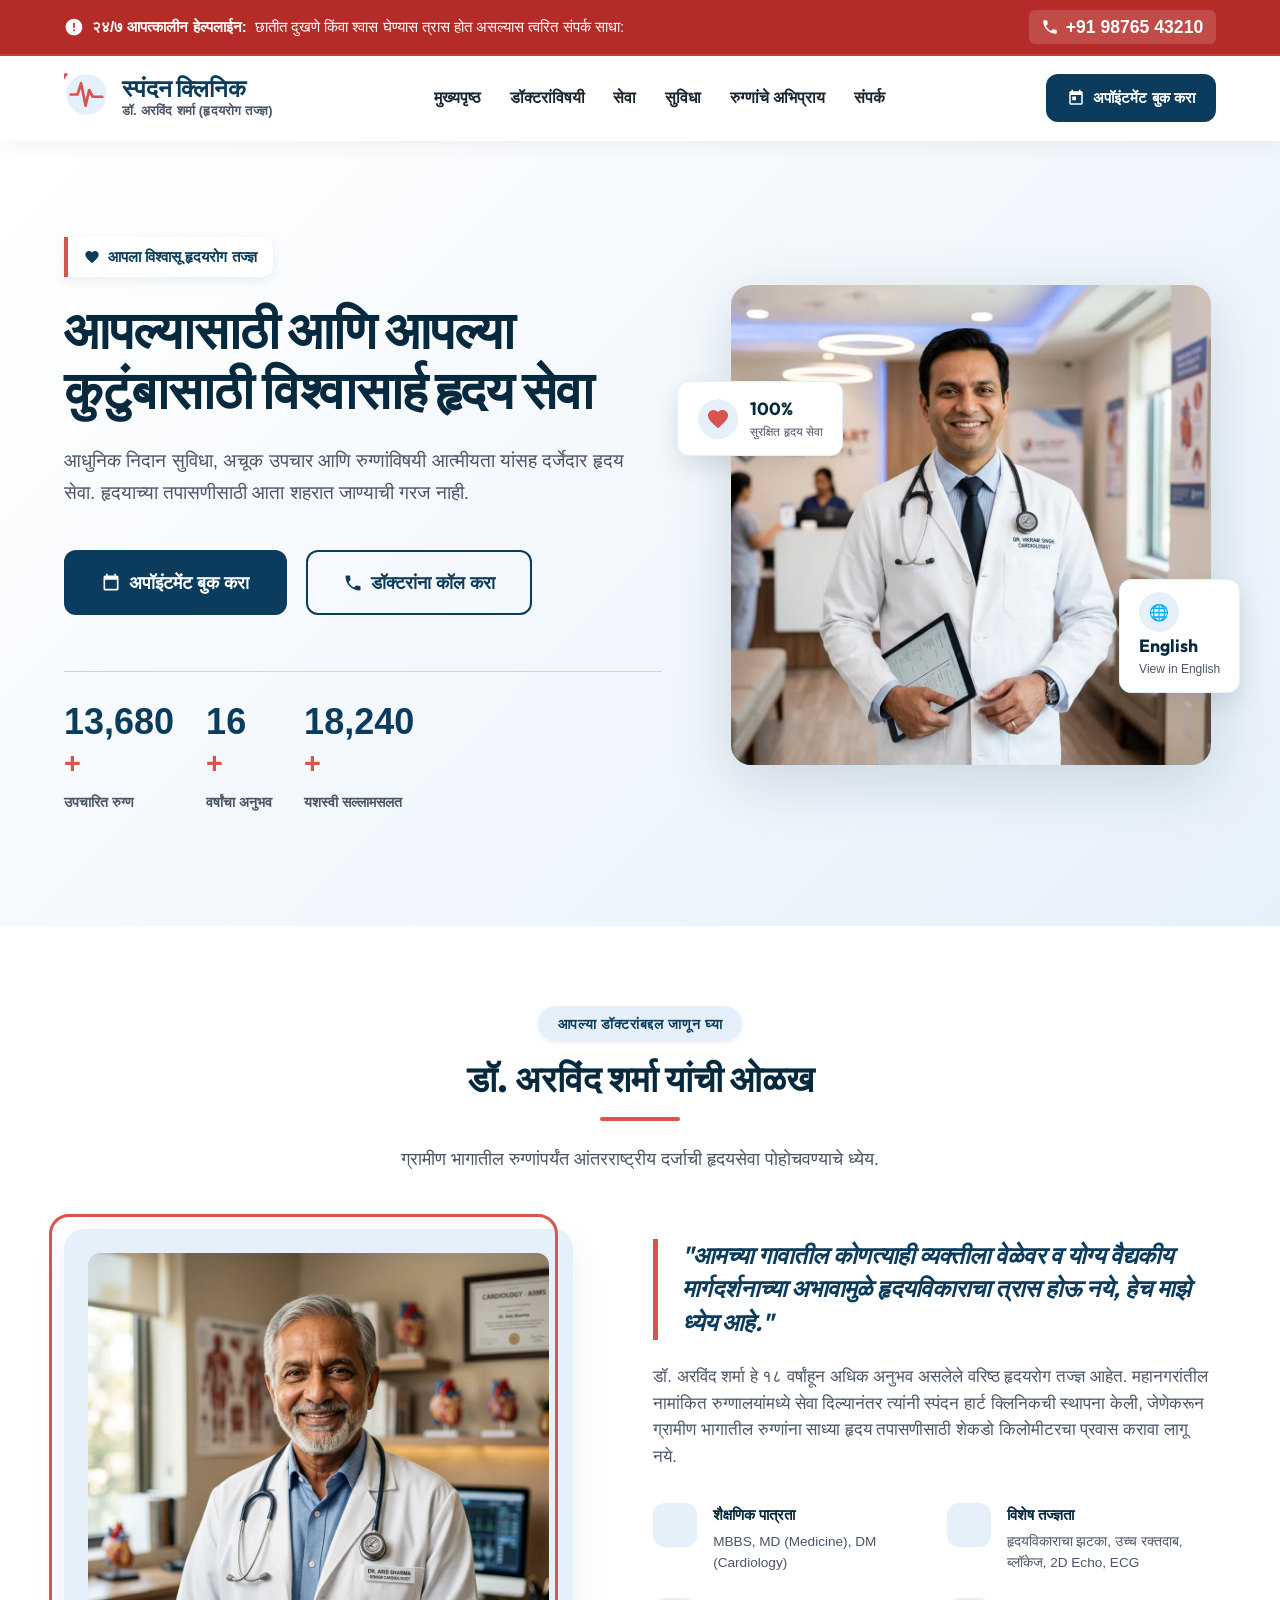
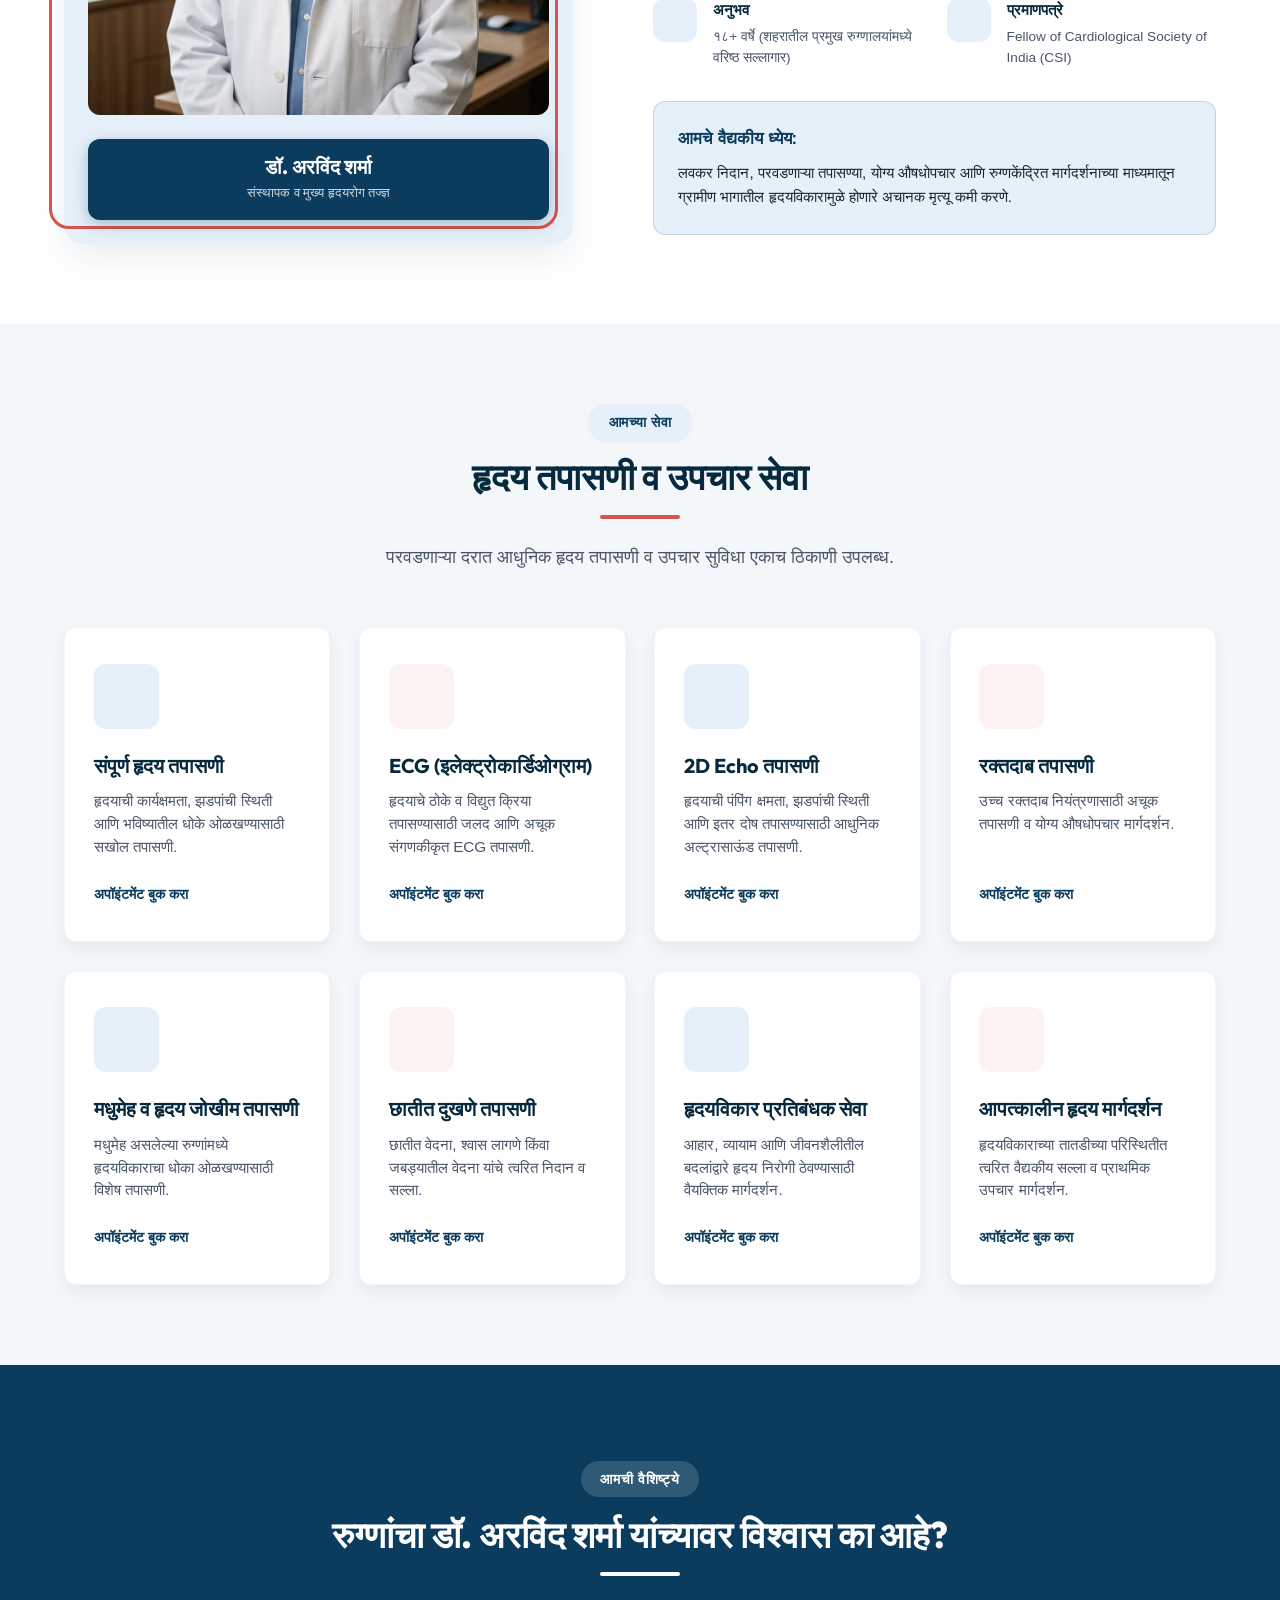
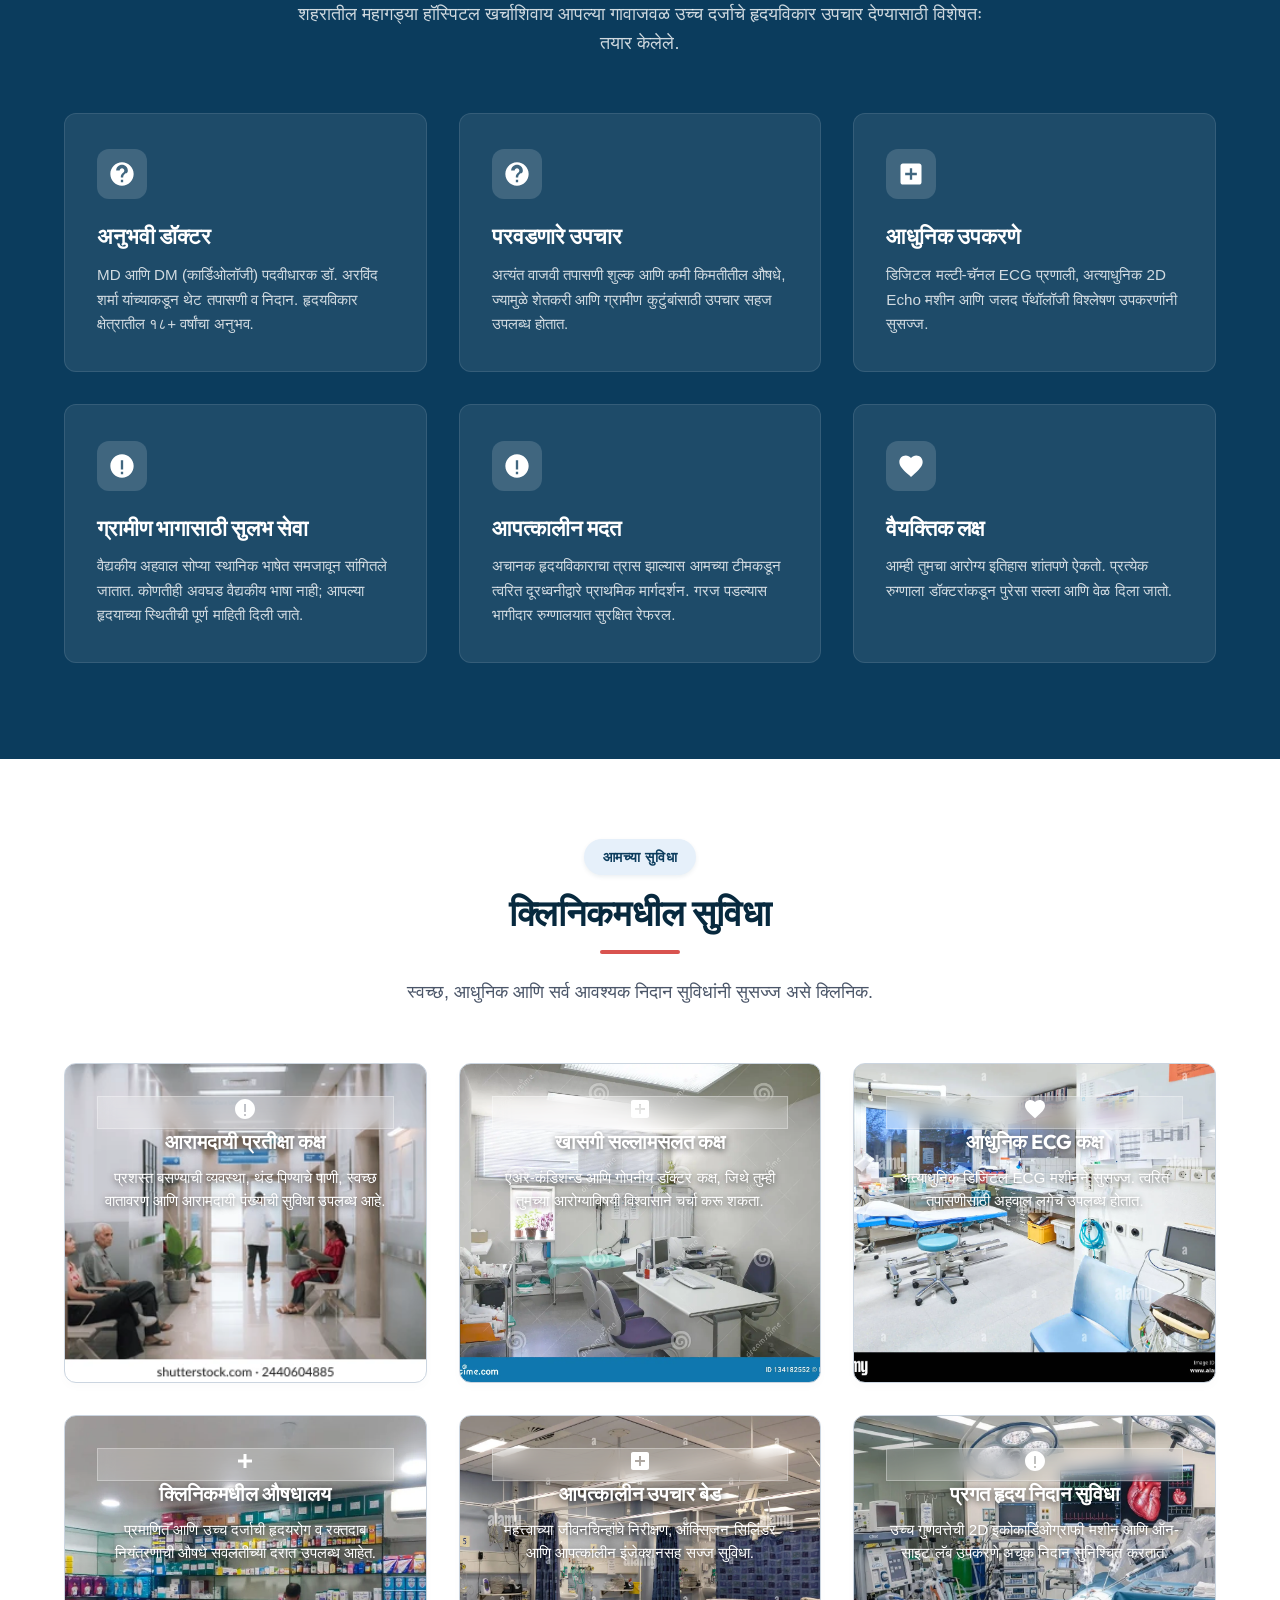
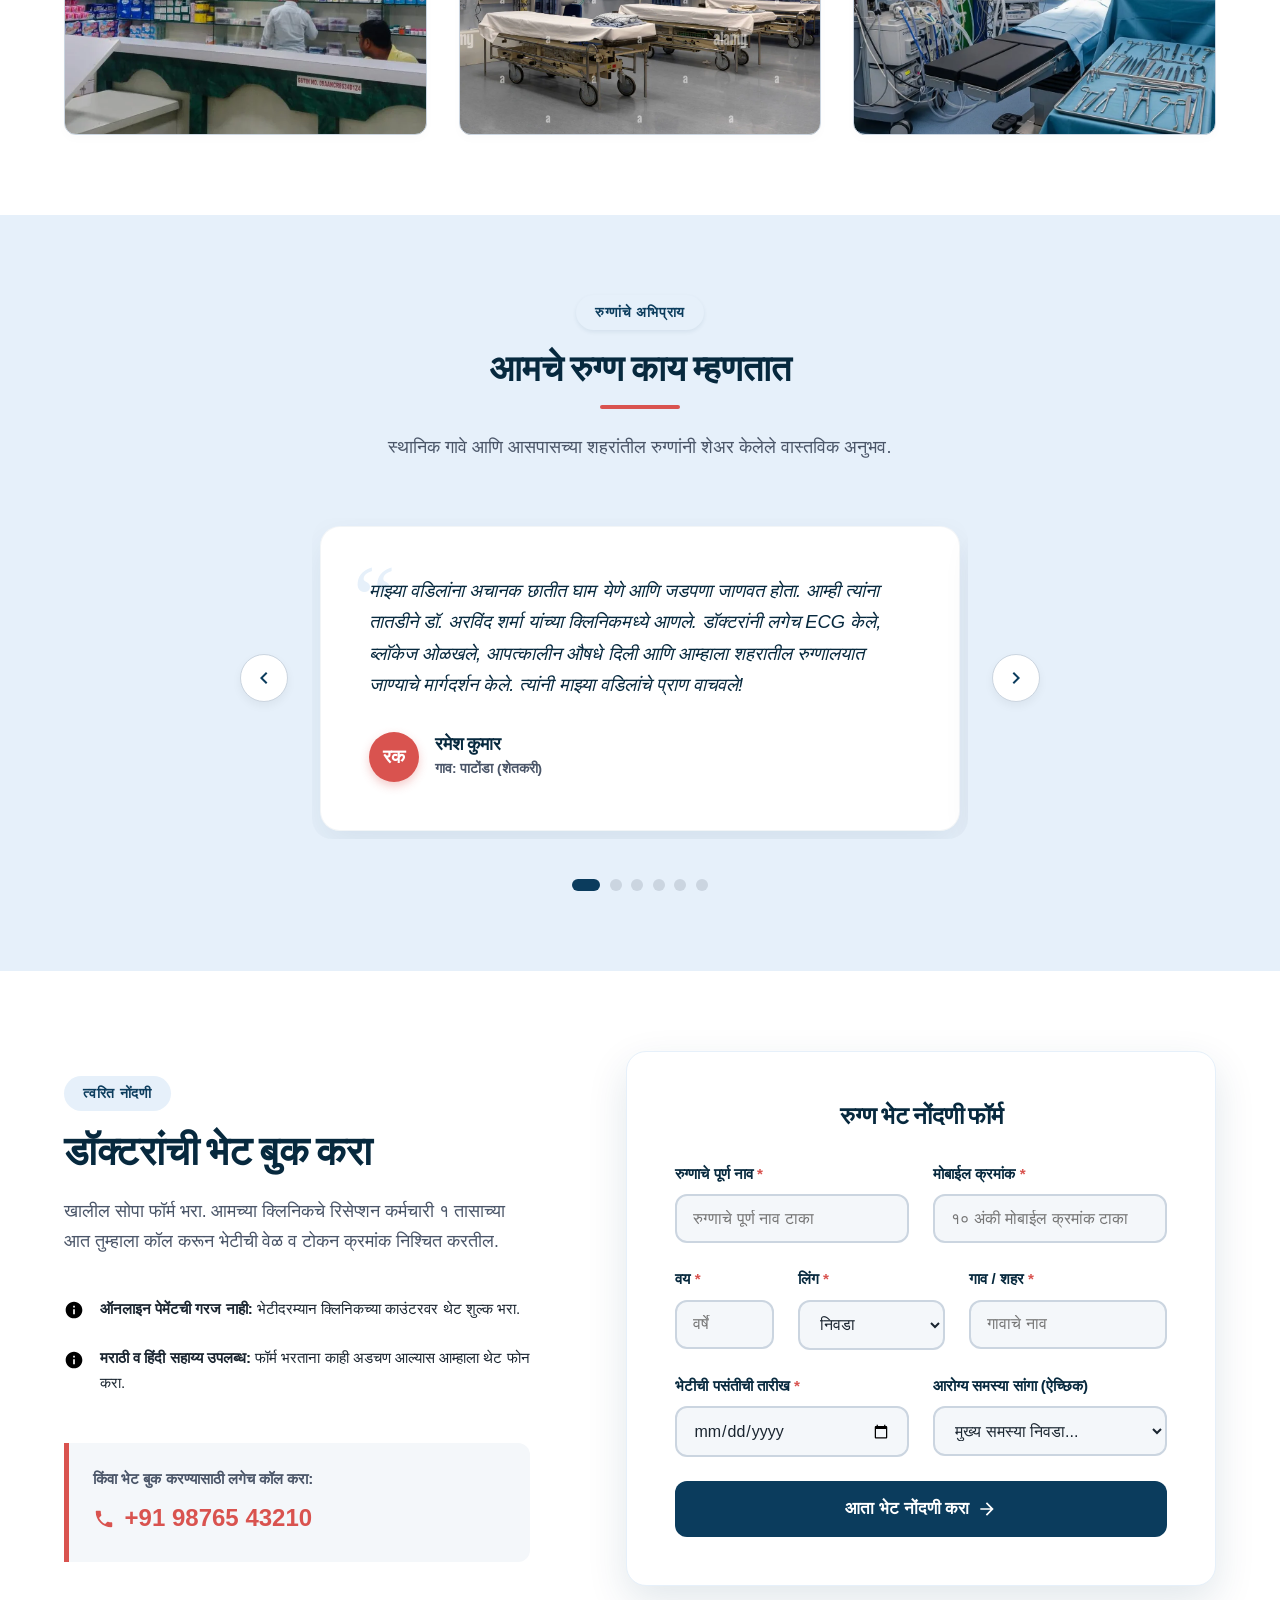
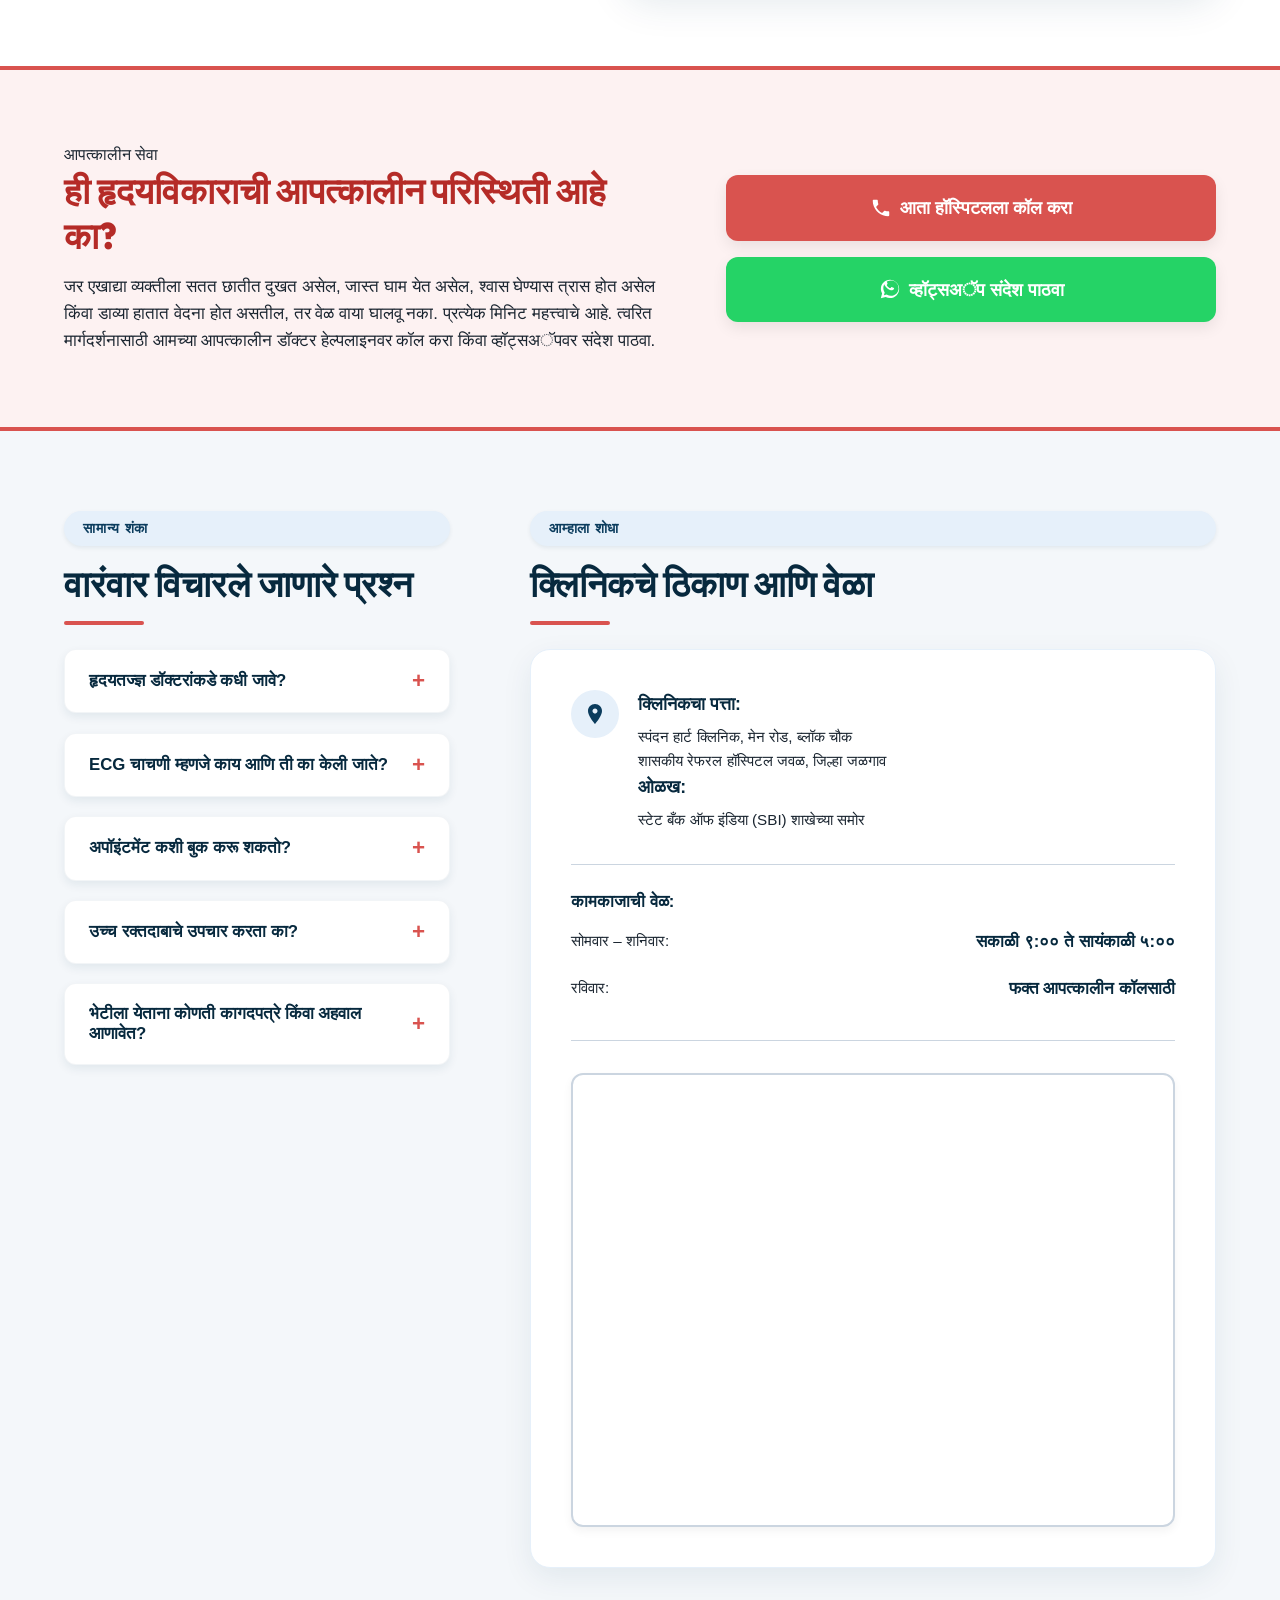
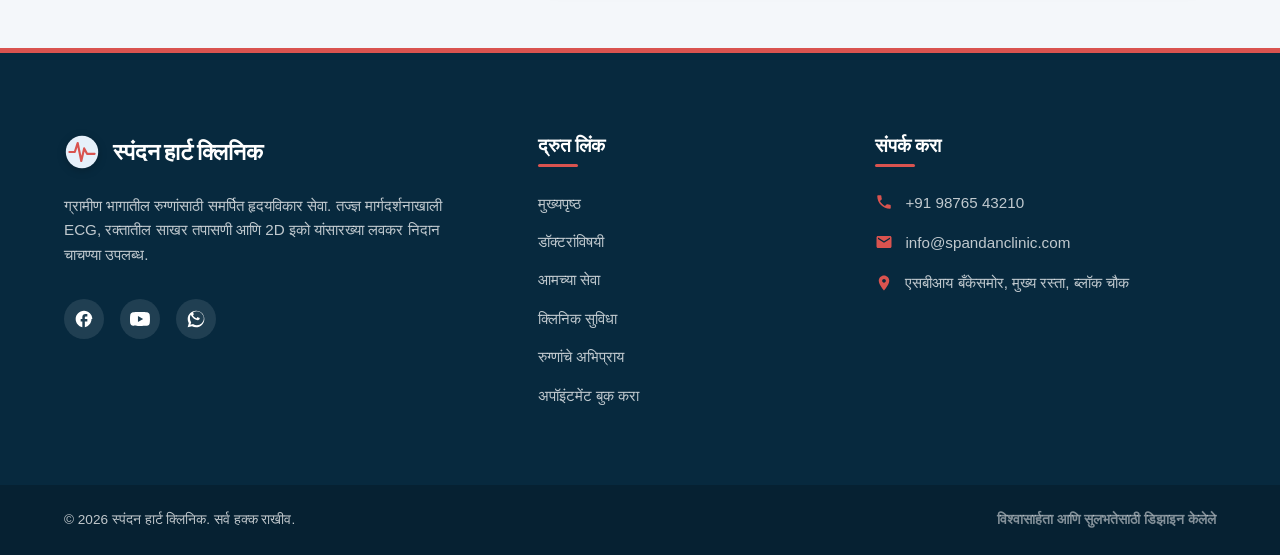
<file: marathi.html>
<!DOCTYPE html>
<html lang="mr">
<head>
    <meta charset="UTF-8">
    <meta name="viewport" content="width=device-width, initial-scale=1.0">

    <title>स्पंदन हार्ट क्लिनिक | डॉ. अरविंद शर्मा - वरिष्ठ हृदयरोग तज्ज्ञ</title>

    <!-- SEO Meta Tags -->
    <meta name="description" content="डॉ. अरविंद शर्मा यांच्या स्पंदन हार्ट क्लिनिकमध्ये परवडणारी, आधुनिक हृदय तपासणी व उपचार सेवा उपलब्ध आहेत. ECG, 2D Echo आणि इतर हृदयविषयक निदान सुविधा ग्रामीण व शहरी रुग्णांसाठी उपलब्ध.">

    <meta name="keywords" content="हृदयरोग तज्ज्ञ, हार्ट डॉक्टर, डॉ. अरविंद शर्मा, स्पंदन हार्ट क्लिनिक, ECG, 2D Echo, रक्तदाब तपासणी, हृदय विशेषज्ञ, नागपूर">

    <meta name="author" content="डॉ. अरविंद शर्मा">

    <!-- Open Graph Meta Tags -->
    <meta property="og:title" content="स्पंदन हार्ट क्लिनिक | डॉ. अरविंद शर्मा - हृदयरोग तज्ज्ञ">
    <meta property="og:description" content="विश्वासार्ह, दर्जेदार आणि परवडणारी हृदय उपचार सेवा. आजच आपली अपॉइंटमेंट बुक करा.">
    <meta property="og:image" content="assets/images/doctor_hero.png">
    <meta property="og:type" content="website">

    <!-- Fonts -->
    <link rel="preconnect" href="https://fonts.googleapis.com">
    <link rel="preconnect" href="https://fonts.gstatic.com" crossorigin>

    <!-- Marathi Font -->
    <link href="https://fonts.googleapis.com/css2?family=Noto+Sans+Devanagari:wght@400;500;600;700&family=Outfit:wght@500;600;700;800&display=swap" rel="stylesheet">

    <!-- Custom CSS -->
    <link rel="stylesheet" href="style.css">

</head>

<bode>

<!-- TOP EMERGENCY ALERT BAR (For Elderly/Urgent patients) -->

<div class="emergency-bar" role="alert">
    <div class="container emergency-bar-content">
        <span class="emergency-text">
            <svg class="icon animate-pulse" viewBox="0 0 24 24" width="20" height="20" fill="currentColor">
                <path d="M12 2C6.48 2 2 6.48 2 12s4.48 10 10 10 10-4.48 10-10S17.52 2 12 2zm1 15h-2v-2h2v2zm0-4h-2V7h2v6z"/>
            </svg>
            <strong>२४/७ आपत्कालीन हेल्पलाईन:</strong> छातीत दुखणे किंवा श्वास घेण्यास त्रास होत असल्यास त्वरित संपर्क साधा:
        </span>
        <a href="tel:+919876543210" class="emergency-link">
            <svg class="icon" viewBox="0 0 24 24" width="18" height="18" fill="currentColor">
                <path d="M6.62 10.79c1.44 2.83 3.76 5.14 6.59 6.59l2.2-2.2c.27-.27.67-.36 1.02-.24 1.12.37 2.33.57 3.57.57.55 0 1 .45 1 1V20c0 .55-.45 1-1 1-9.39 0-17-7.61-17-17 0-.55.45-1 1-1h3.5c.55 0 1 .45 1 1 0 1.25.2 2.45.57 3.57.11.35.03.74-.25 1.02l-2.2 2.2z"/>
            </svg>
            +91 98765 43210
        </a>
    </div>
</div>

<!-- MAIN HEADER -->
<header class="main-header" id="header">
    <div class="container header-container">
        <a href="#" class="logo-area" aria-label="स्पंदन हार्ट क्लिनिक मुख्यपृष्ठ">
            <div class="logo-icon">
                <svg viewBox="0 0 100 100" width="45" height="45">
                    <circle cx="50" cy="50" r="45" fill="var(--primary-light)"/>
                    <path d="M15 50h15l8-25 10 50 8-35 8 15h21" fill="none" stroke="var(--secondary)" stroke-width="6" stroke-linecap="round" stroke-linejoin="round"/>
                    <path d="M50 25c-3-6-11-6-14 0l14 20 14-20c-3-6-11-6-14 0z" fill="var(--secondary)" transform="translate(0, 5) scale(0.6) translate(-50, -25)"/>
                </svg>
            </div>
        <div class="logo-text">
            <span class="clinic-name">स्पंदन क्लिनिक</span>
            <span class="doc-title">डॉ. अरविंद शर्मा (हृदयरोग तज्ज्ञ)</span>
        </div>
    </a>

    <!-- Desktop Navigation -->
    <nav class="desktop-nav" aria-label="मुख्य नेव्हिगेशन">
        <ul class="nav-list">
            <li><a href="#home" class="nav-link active">मुख्यपृष्ठ</a></li>
            <li><a href="#about" class="nav-link">डॉक्टरांविषयी</a></li>
            <li><a href="#services" class="nav-link">सेवा</a></li>
            <li><a href="#facilities" class="nav-link">सुविधा</a></li>
            <li><a href="#testimonials" class="nav-link">रुग्णांचे अभिप्राय</a></li>
            <li><a href="#contact" class="nav-link">संपर्क</a></li>
        </ul>
    </nav>

    <div class="header-actions">
        <a href="#appointment" class="btn btn-primary btn-nav-cta">
            <svg class="icon" viewBox="0 0 24 24" width="18" height="18" fill="currentColor">
                <path d="M19 3h-1V1h-2v2H8V1H6v2H5c-1.11 0-1.99.9-1.99 2L3 19c0 1.1.89 2 2 2h14c1.1 0 2-.9 2-2V5c0-1.1-.9-2-2-2zm0 16H5V8h14v11zM7 10h5v5H7z"/>
            </svg>
            अपॉइंटमेंट बुक करा
        </a>

        <!-- Mobile Menu Button -->
        <button class="mobile-menu-toggle" id="menuToggle" aria-label="नेव्हिगेशन मेनू उघडा" aria-expanded="false" aria-controls="mobileNav">
            <span class="bar"></span>
            <span class="bar"></span>
            <span class="bar"></span>
        </button>
    </div>
</div>
</header>

<!-- Mobile Navigation Drawer -->

<nav class="mobile-nav" id="mobileNav" aria-label="मोबाईल नेव्हिगेशन" aria-hidden="true">
    <ul class="mobile-nav-list">
        <li><a href="#home" class="mobile-nav-link">मुख्यपृष्ठ</a></li>
        <li><a href="#about" class="mobile-nav-link">डॉक्टरांविषयी</a></li>
        <li><a href="#services" class="mobile-nav-link">सेवा</a></li>
        <li><a href="#facilities" class="mobile-nav-link">सुविधा</a></li>
        <li><a href="#testimonials" class="mobile-nav-link">रुग्णांचे अभिप्राय</a></li>
        <li><a href="#contact" class="mobile-nav-link">संपर्क</a></li>
        <li>
        <a href="#appointment" class="btn btn-primary mobile-cta-btn">अपॉइंटमेंट बुक करा</a>
        </li>
        <li>
        <a href="tel:+919876543210" class="btn btn-accent mobile-cta-btn">
            <svg class="icon" viewBox="0 0 24 24" width="18" height="18" fill="currentColor">
                <path d="M6.62 10.79c1.44 2.83 3.76 5.14 6.59 6.59l2.2-2.2c.27-.27.67-.36 1.02-.24 1.12.37 2.33.57 3.57.57.55 0 1 .45 1 1V20c0 .55-.45 1-1 1-9.39 0-17-7.61-17-17 0-.55.45-1 1-1h3.5c.55 0 1 .45 1 1 0 1.25.2 2.45.57 3.57.11.35.03.74-.25 1.02l-2.2 2.2z"/>
            </svg>
            डॉक्टरांना कॉल करा
        </a>
    </li>
</ul>
</nav>

<!-- HERO SECTION -->
<section class="hero-section" id="home">
    <div class="container hero-container">
        <div class="hero-content">
            <span class="hero-badge">
                <svg class="icon" viewBox="0 0 24 24" width="16" height="16" fill="currentColor">
                    <path d="M12 21.35l-1.45-1.32C5.4 15.36 2 12.28 2 8.5 2 5.42 4.42 3 7.5 3c1.74 0 3.41.81 4.5 2.09C13.09 3.81 14.76 3 16.5 3 19.58 3 22 5.42 22 8.5c0 3.78-3.4 6.86-8.55 11.54L12 21.35z"/>
                </svg>
                आपला विश्वासू हृदयरोग तज्ज्ञ
            </span>

        <h1 class="hero-title">आपल्यासाठी आणि आपल्या कुटुंबासाठी विश्वासार्ह हृदय सेवा</h1>
        <p class="hero-subtitle">
            आधुनिक निदान सुविधा, अचूक उपचार आणि रुग्णांविषयी आत्मीयता यांसह दर्जेदार हृदय सेवा. हृदयाच्या तपासणीसाठी आता शहरात जाण्याची गरज नाही.</p>

        <div class="hero-ctas">
            <a href="#appointment" class="btn btn-primary btn-lg">
                <svg class="icon" viewBox="0 0 24 24" width="20" height="20" fill="currentColor">
                    <path d="M19 3h-1V1h-2v2H8V1H6v2H5c-1.11 0-1.99.9-1.99 2L3 19c0 1.1.89 2 2 2h14c1.1 0 2-.9 2-2V5c0-1.1-.9-2-2-2zm0 16H5V8h14v11z"/>
                </svg>
                अपॉइंटमेंट बुक करा
            </a>

            <a href="tel:+919876543210" class="btn btn-outline btn-lg">
                <svg class="icon" viewBox="0 0 24 24" width="20" height="20" fill="currentColor">
                    <path d="M6.62 10.79c1.44 2.83 3.76 5.14 6.59 6.59l2.2-2.2c.27-.27.67-.36 1.02-.24 1.12.37 2.33.57 3.57.57.55 0 1 .45 1 1V20c0 .55-.45 1-1 1-9.39 0-17-7.61-17-17 0-.55.45-1 1-1h3.5c.55 0 1 .45 1 1 0 1.25.2 2.45.57 3.57.11.35.03.74-.25 1.02l-2.2 2.2z"/>
                </svg>
                डॉक्टरांना कॉल करा
            </a>
        </div>

        <div class="hero-stats">
            <div class="stat-card">
                <span class="stat-number" data-target="15000">0</span><span class="stat-plus">+</span>
                <span class="stat-label">उपचारित रुग्ण</span>
            </div>

            <div class="stat-card">
                <span class="stat-number" data-target="18">0</span><span class="stat-plus">+</span>
                <span class="stat-label">वर्षांचा अनुभव</span>
            </div>

            <div class="stat-card">
                <span class="stat-number" data-target="20000">0</span><span class="stat-plus">+</span>
                <span class="stat-label">यशस्वी सल्लामसलत</span>
            </div>
        </div>
    </div>

    <div class="hero-image-wrapper">
        <div class="hero-image-backdrop"></div>

        <img src="doctor_hero.webp"
             alt="डॉ. अरविंद शर्मा रुग्णांचे स्वागत करताना"
             class="hero-img">

        <!-- Floating Badge 1 -->
        <div class="floating-badge badge-1">
            <div class="badge-icon">
                <svg viewBox="0 0 24 24" width="24" height="24" fill="var(--secondary)">
                    <path d="M12 21.35l-1.45-1.32C5.4 15.36 2 12.28 2 8.5 2 5.42 4.42 3 7.5 3c1.74 0 3.41.81 4.5 2.09C13.09 3.81 14.76 3 16.5 3 19.58 3 22 5.42 22 8.5c0 3.78-3.4 6.86-8.55 11.54L12 21.35z"/>
                </svg>
            </div>

            <div class="badge-text">
                <strong>100%</strong>
                <span>सुरक्षित हृदय सेवा</span>
            </div>
        </div>

        <!-- Floating Badge 2 -->
        <div class="floating-badge badge-2">
            <a href="index.html" class="language-badge-link">
                <div class="badge-icon">
                    🌐
                </div>

                <div class="badge-text">
                    <strong>English</strong>
                    <span>View in English</span>
                </div>
            </a>
        </div>

    </div>
</div>

</section>

<!-- ABOUT DOCTOR SECTION -->
<section class="about-section" id="about">
    <div class="container">
        <div class="section-header">
            <span class="section-tag">आपल्या डॉक्टरांबद्दल जाणून घ्या</span>
            <h2 class="section-title">डॉ. अरविंद शर्मा यांची ओळख</h2>
            <div class="section-divider"></div>
            <p class="section-subtitle">
                ग्रामीण भागातील रुग्णांपर्यंत आंतरराष्ट्रीय दर्जाची हृदयसेवा पोहोचवण्याचे ध्येय.
            </p>
        </div>

        <div class="about-grid">
            <div class="about-img-area">
                <div class="profile-card">
                    <img src="doctor_profile.webp"
                         alt="डॉ. अरविंद शर्मा - वरिष्ठ हृदयरोग तज्ज्ञ"
                         class="profile-img">

                    <div class="profile-signature">
                        <span class="doctor-signature-text">
                            डॉ. अरविंद शर्मा
                        </span>

                        <span class="doctor-designation">
                            संस्थापक व मुख्य हृदयरोग तज्ज्ञ
                        </span>
                    </div>
                </div>
            </div>

            <div class="about-info-area">

                <h3 class="about-greet">
                    "आमच्या गावातील कोणत्याही व्यक्तीला वेळेवर व योग्य वैद्यकीय मार्गदर्शनाच्या अभावामुळे हृदयविकाराचा त्रास होऊ नये, हेच माझे ध्येय आहे."
                </h3>

                <p class="about-text">
                    डॉ. अरविंद शर्मा हे १८ वर्षांहून अधिक अनुभव असलेले वरिष्ठ हृदयरोग तज्ज्ञ आहेत.
                    महानगरांतील नामांकित रुग्णालयांमध्ये सेवा दिल्यानंतर त्यांनी स्पंदन हार्ट क्लिनिकची स्थापना केली,
                    जेणेकरून ग्रामीण भागातील रुग्णांना साध्या हृदय तपासणीसाठी शेकडो किलोमीटरचा प्रवास करावा लागू नये.
                </p>

                <div class="qualifications-grid">

                    <div class="qual-card">
                        <div class="qual-icon">
                            <!-- SVG Same -->
                        </div>
                        <div class="qual-info">
                            <strong>शैक्षणिक पात्रता</strong>
                            <span>MBBS, MD (Medicine), DM (Cardiology)</span>
                        </div>
                    </div>

                    <div class="qual-card">
                        <div class="qual-icon">
                            <!-- SVG Same -->
                        </div>
                        <div class="qual-info">
                            <strong>विशेष तज्ज्ञता</strong>
                            <span>हृदयविकाराचा झटका, उच्च रक्तदाब, ब्लॉकेज, 2D Echo, ECG</span>
                        </div>
                    </div>

                    <div class="qual-card">
                        <div class="qual-icon">
                            <!-- SVG Same -->
                        </div>
                        <div class="qual-info">
                            <strong>अनुभव</strong>
                            <span>१८+ वर्षे (शहरातील प्रमुख रुग्णालयांमध्ये वरिष्ठ सल्लागार)</span>
                        </div>
                    </div>

                    <div class="qual-card">
                        <div class="qual-icon">
                            <!-- SVG Same -->
                        </div>
                        <div class="qual-info">
                            <strong>प्रमाणपत्रे</strong>
                            <span>Fellow of Cardiological Society of India (CSI)</span>
                        </div>
                    </div>

                </div>

                <div class="mission-box">
                    <span class="mission-title">आमचे वैद्यकीय ध्येय:</span>

                    <p class="mission-text">
                        लवकर निदान, परवडणाऱ्या तपासण्या, योग्य औषधोपचार आणि
                        रुग्णकेंद्रित मार्गदर्शनाच्या माध्यमातून ग्रामीण भागातील
                        हृदयविकारामुळे होणारे अचानक मृत्यू कमी करणे.
                    </p>
                </div>

            </div>
        </div>
    </div>
</section>

<!-- SERVICES SECTION -->
<section class="services-section" id="services">
    <div class="container">
        <div class="section-header">
            <span class="section-tag">आमच्या सेवा</span>
            <h2 class="section-title">हृदय तपासणी व उपचार सेवा</h2>
            <div class="section-divider"></div>
            <p class="section-subtitle">
                परवडणाऱ्या दरात आधुनिक हृदय तपासणी व उपचार सुविधा एकाच ठिकाणी उपलब्ध.
            </p>
        </div>

        <div class="services-grid">

            <!-- Service 1 -->
            <div class="service-card">
                <div class="service-icon service-blue">
                    <!-- SVG Same -->
                </div>
                <h3 class="service-title">संपूर्ण हृदय तपासणी</h3>
                <p class="service-desc">
                    हृदयाची कार्यक्षमता, झडपांची स्थिती आणि भविष्यातील धोके ओळखण्यासाठी सखोल तपासणी.
                </p>
                <a href="#appointment" class="service-link">
                    अपॉइंटमेंट बुक करा
                </a>
            </div>

            <!-- Service 2 -->
            <div class="service-card">
                <div class="service-icon service-red">
                    <!-- SVG Same -->
                </div>
                <h3 class="service-title">ECG (इलेक्ट्रोकार्डिओग्राम)</h3>
                <p class="service-desc">
                    हृदयाचे ठोके व विद्युत क्रिया तपासण्यासाठी जलद आणि अचूक संगणकीकृत ECG तपासणी.
                </p>
                <a href="#appointment" class="service-link">
                    अपॉइंटमेंट बुक करा
                </a>
            </div>

            <!-- Service 3 -->
            <div class="service-card">
                <div class="service-icon service-blue">
                    <!-- SVG Same -->
                </div>
                <h3 class="service-title">2D Echo तपासणी</h3>
                <p class="service-desc">
                    हृदयाची पंपिंग क्षमता, झडपांची स्थिती आणि इतर दोष तपासण्यासाठी आधुनिक अल्ट्रासाऊंड तपासणी.
                </p>
                <a href="#appointment" class="service-link">
                    अपॉइंटमेंट बुक करा
                </a>
            </div>

            <!-- Service 4 -->
            <div class="service-card">
                <div class="service-icon service-red">
                    <!-- SVG Same -->
                </div>
                <h3 class="service-title">रक्तदाब तपासणी</h3>
                <p class="service-desc">
                    उच्च रक्तदाब नियंत्रणासाठी अचूक तपासणी व योग्य औषधोपचार मार्गदर्शन.
                </p>
                <a href="#appointment" class="service-link">
                    अपॉइंटमेंट बुक करा
                </a>
            </div>

            <!-- Service 5 -->
            <div class="service-card">
                <div class="service-icon service-blue">
                    <!-- SVG Same -->
                </div>
                <h3 class="service-title">मधुमेह व हृदय जोखीम तपासणी</h3>
                <p class="service-desc">
                    मधुमेह असलेल्या रुग्णांमध्ये हृदयविकाराचा धोका ओळखण्यासाठी विशेष तपासणी.
                </p>
                <a href="#appointment" class="service-link">
                    अपॉइंटमेंट बुक करा
                </a>
            </div>

            <!-- Service 6 -->
            <div class="service-card">
                <div class="service-icon service-red">
                    <!-- SVG Same -->
                </div>
                <h3 class="service-title">छातीत दुखणे तपासणी</h3>
                <p class="service-desc">
                    छातीत वेदना, श्वास लागणे किंवा जबड्यातील वेदना यांचे त्वरित निदान व सल्ला.
                </p>
                <a href="#appointment" class="service-link">
                    अपॉइंटमेंट बुक करा
                </a>
            </div>

            <!-- Service 7 -->
            <div class="service-card">
                <div class="service-icon service-blue">
                    <!-- SVG Same -->
                </div>
                <h3 class="service-title">हृदयविकार प्रतिबंधक सेवा</h3>
                <p class="service-desc">
                    आहार, व्यायाम आणि जीवनशैलीतील बदलांद्वारे हृदय निरोगी ठेवण्यासाठी वैयक्तिक मार्गदर्शन.
                </p>
                <a href="#appointment" class="service-link">
                    अपॉइंटमेंट बुक करा
                </a>
            </div>

            <!-- Service 8 -->
            <div class="service-card">
                <div class="service-icon service-red">
                    <!-- SVG Same -->
                </div>
                <h3 class="service-title">आपत्कालीन हृदय मार्गदर्शन</h3>
                <p class="service-desc">
                    हृदयविकाराच्या तातडीच्या परिस्थितीत त्वरित वैद्यकीय सल्ला व प्राथमिक उपचार मार्गदर्शन.
                </p>
                <a href="#appointment" class="service-link">
                    अपॉइंटमेंट बुक करा
                </a>
            </div>

        </div>
    </div>
</section>

<!-- WHY CHOOSE US SECTION -->
<section class="why-choose-section">
    <div class="container">
        <div class="section-header">
            <span class="section-tag tag-white">आमची वैशिष्ट्ये</span>
            <h2 class="section-title text-white">रुग्णांचा डॉ. अरविंद शर्मा यांच्यावर विश्वास का आहे?</h2>
            <div class="section-divider divider-white"></div>
            <p class="section-subtitle text-white-muted">शहरातील महागड्या हॉस्पिटल खर्चाशिवाय आपल्या गावाजवळ उच्च दर्जाचे हृदयविकार उपचार देण्यासाठी विशेषतः तयार केलेले.</p>
        </div>

        <div class="why-grid">
            <!-- Item 1: Experienced Doctor -->
            <div class="why-card">
                <div class="why-icon">
                    <svg viewBox="0 0 24 24" width="28" height="28" fill="currentColor">
                        <path d="M12 2C6.48 2 2 6.48 2 12s4.48 10 10 10 10-4.48 10-10S17.52 2 12 2zm1 17h-2v-2h2v2zm2.07-7.75l-.9.92C13.45 12.9 13 13.5 13 15h-2v-.5c0-1.1.45-2.1 1.17-2.83l1.24-1.26c.37-.36.59-.86.59-1.41 0-1.1-.9-2-2-2s-2 .9-2 2H7c0-2.76 2.24-5 5-5s5 2.24 5 5c0 1.04-.42 1.99-1.07 2.25z"/>
                    </svg>
                </div>
                <h3 class="why-card-title">अनुभवी डॉक्टर</h3>
                <p class="why-card-text">MD आणि DM (कार्डिओलॉजी) पदवीधारक डॉ. अरविंद शर्मा यांच्याकडून थेट तपासणी व निदान. हृदयविकार क्षेत्रातील १८+ वर्षांचा अनुभव.</p>
            </div>

            <!-- Item 2: Affordable Treatment -->
            <div class="why-card">
                <div class="why-icon">
                    <svg viewBox="0 0 24 24" width="28" height="28" fill="currentColor">
                        <path d="M12 2C6.48 2 2 6.48 2 12s4.48 10 10 10 10-4.48 10-10S17.52 2 12 2zm1 17h-2v-2h2v2zm2.07-7.75l-.9.92C13.45 12.9 13 13.5 13 15h-2v-.5c0-1.1.45-2.1 1.17-2.83l1.24-1.26c.37-.36.59-.86.59-1.41 0-1.1-.9-2-2-2s-2 .9-2 2H7c0-2.76 2.24-5 5-5s5 2.24 5 5c0 1.04-.42 1.99-1.07 2.25z"/>
                    </svg>
                </div>
                <h3 class="why-card-title">परवडणारे उपचार</h3>
                <p class="why-card-text">अत्यंत वाजवी तपासणी शुल्क आणि कमी किमतीतील औषधे, ज्यामुळे शेतकरी आणि ग्रामीण कुटुंबांसाठी उपचार सहज उपलब्ध होतात.</p>
            </div>

            <!-- Item 3: Modern Equipment -->
            <div class="why-card">
                <div class="why-icon">
                    <svg viewBox="0 0 24 24" width="28" height="28" fill="currentColor">
                        <path d="M19 3H5c-1.1 0-2 .9-2 2v14c0 1.1.9 2 2 2h14c1.1 0 2-.9 2-2V5c0-1.1-.9-2-2-2zm-2 10h-4v4h-2v-4H7v-2h4V7h2v4h4v2z"/>
                    </svg>
                </div>
                <h3 class="why-card-title">आधुनिक उपकरणे</h3>
                <p class="why-card-text">डिजिटल मल्टी-चॅनल ECG प्रणाली, अत्याधुनिक 2D Echo मशीन आणि जलद पॅथॉलॉजी विश्लेषण उपकरणांनी सुसज्ज.</p>
            </div>

            <!-- Item 4: Village-Friendly Care -->
            <div class="why-card">
                <div class="why-icon">
                    <svg viewBox="0 0 24 24" width="28" height="28" fill="currentColor">
                        <path d="M12 2C6.48 2 2 6.48 2 12s4.48 10 10 10 10-4.48 10-10S17.52 2 12 2zm1 17h-2v-2h2v2zm0-4h-2V7h2v6z"/>
                    </svg>
                </div>
                <h3 class="why-card-title">ग्रामीण भागासाठी सुलभ सेवा</h3>
                <p class="why-card-text">वैद्यकीय अहवाल सोप्या स्थानिक भाषेत समजावून सांगितले जातात. कोणतीही अवघड वैद्यकीय भाषा नाही; आपल्या हृदयाच्या स्थितीची पूर्ण माहिती दिली जाते.</p>
            </div>

            <!-- Item 5: Emergency Support -->
            <div class="why-card">
                <div class="why-icon">
                    <svg viewBox="0 0 24 24" width="28" height="28" fill="currentColor">
                        <path d="M12 2C6.48 2 2 6.48 2 12s4.48 10 10 10 10-4.48 10-10S17.52 2 12 2zm1 17h-2v-2h2v2zm0-4h-2V7h2v6z"/>
                    </svg>
                </div>
                <h3 class="why-card-title">आपत्कालीन मदत</h3>
                <p class="why-card-text">अचानक हृदयविकाराचा त्रास झाल्यास आमच्या टीमकडून त्वरित दूरध्वनीद्वारे प्राथमिक मार्गदर्शन. गरज पडल्यास भागीदार रुग्णालयात सुरक्षित रेफरल.</p>
            </div>

            <!-- Item 6: Personalized Attention -->
            <div class="why-card">
                <div class="why-icon">
                    <svg viewBox="0 0 24 24" width="28" height="28" fill="currentColor">
                        <path d="M12 21.35l-1.45-1.32C5.4 15.36 2 12.28 2 8.5 2 5.42 4.42 3 7.5 3c1.74 0 3.41.81 4.5 2.09C13.09 3.81 14.76 3 16.5 3 19.58 3 22 5.42 22 8.5c0 3.78-3.4 6.86-8.55 11.54L12 21.35z"/>
                    </svg>
                </div>
                <h3 class="why-card-title">वैयक्तिक लक्ष</h3>
                <p class="why-card-text">आम्ही तुमचा आरोग्य इतिहास शांतपणे ऐकतो. प्रत्येक रुग्णाला डॉक्टरांकडून पुरेसा सल्ला आणि वेळ दिला जातो.</p>
            </div>
        </div>
    </div>
</section>

<!-- CLINIC FACILITIES SECTION -->
<section class="facilities-section" id="facilities">
    <div class="container">
        <div class="section-header">
            <span class="section-tag">आमच्या सुविधा</span>
            <h2 class="section-title">क्लिनिकमधील सुविधा</h2>
            <div class="section-divider"></div>
            <p class="section-subtitle">स्वच्छ, आधुनिक आणि सर्व आवश्यक निदान सुविधांनी सुसज्ज असे क्लिनिक.</p>
        </div>

        <div class="facilities-grid">
            <!-- Facility 1: Waiting Area -->
            <div class="facility-card waiting-area">
                <div class="facility-icon-circle">
                    <svg viewBox="0 0 24 24" width="24" height="24" fill="currentColor">
                        <path d="M12 2C6.48 2 2 6.48 2 12s4.48 10 10 10 10-4.48 10-10S17.52 2 12 2zm1 17h-2v-2h2v2zm0-4h-2V7h2v6z"/>
                    </svg>
                </div>
                <h3 class="facility-name">आरामदायी प्रतीक्षा कक्ष</h3>
                <p class="facility-desc">प्रशस्त बसण्याची व्यवस्था, थंड पिण्याचे पाणी, स्वच्छ वातावरण आणि आरामदायी पंख्यांची सुविधा उपलब्ध आहे.</p>
            </div>

            <!-- Facility 2: Consultation Room -->
            <div class="facility-card consultation-room">
                <div class="facility-icon-circle">
                    <svg viewBox="0 0 24 24" width="24" height="24" fill="currentColor">
                        <path d="M19 3H5c-1.1 0-2 .9-2 2v14c0 1.1.9 2 2 2h14c1.1 0 2-.9 2-2V5c0-1.1-.9-2-2-2zm-2 10h-4v4h-2v-4H7v-2h4V7h2v4h4v2z"/>
                    </svg>
                </div>
                <h3 class="facility-name">खासगी सल्लामसलत कक्ष</h3>
                <p class="facility-desc">एअर-कंडिशन्ड आणि गोपनीय डॉक्टर कक्ष, जिथे तुम्ही तुमच्या आरोग्याविषयी विश्वासाने चर्चा करू शकता.</p>
            </div>

            <!-- Facility 3: ECG Room -->
            <div class="facility-card ecg-room">
                <div class="facility-icon-circle">
                    <svg viewBox="0 0 24 24" width="24" height="24" fill="currentColor">
                        <path d="M12 21.35l-1.45-1.32C5.4 15.36 2 12.28 2 8.5 2 5.42 4.42 3 7.5 3c1.74 0 3.41.81 4.5 2.09C13.09 3.81 14.76 3 16.5 3 19.58 3 22 5.42 22 8.5c0 3.78-3.4 6.86-8.55 11.54L12 21.35z"/>
                    </svg>
                </div>
                <h3 class="facility-name">आधुनिक ECG कक्ष</h3>
                <p class="facility-desc">अत्याधुनिक डिजिटल ECG मशीनने सुसज्ज. त्वरित तपासणीसाठी अहवाल लगेच उपलब्ध होतात.</p>
            </div>

            <!-- Facility 4: Pharmacy -->
            <div class="facility-card pharmacy-room">
                <div class="facility-icon-circle">
                    <svg viewBox="0 0 24 24" width="24" height="24" fill="currentColor">
                        <path d="M19 10.5h-5.5V5h-3v5.5H5v3h5.5V19h3v-5.5H19v-3z"/>
                    </svg>
                </div>
                <h3 class="facility-name">क्लिनिकमधील औषधालय</h3>
                <p class="facility-desc">प्रमाणित आणि उच्च दर्जाची हृदयरोग व रक्तदाब नियंत्रणाची औषधे सवलतीच्या दरात उपलब्ध आहेत.</p>
            </div>

            <!-- Facility 5: Emergency Bed -->
            <div class="facility-card  emergency-bed">
                <div class="facility-icon-circle">
                    <svg viewBox="0 0 24 24" width="24" height="24" fill="currentColor">
                        <path d="M19 3H5c-1.1 0-2 .9-2 2v14c0 1.1.9 2 2 2h14c1.1 0 2-.9 2-2V5c0-1.1-.9-2-2-2zm-2 10h-4v4h-2v-4H7v-2h4V7h2v4h4v2z"/>
                    </svg>
                </div>
                <h3 class="facility-name">आपत्कालीन उपचार बेड</h3>
                <p class="facility-desc">महत्त्वाच्या जीवनचिन्हांचे निरीक्षण, ऑक्सिजन सिलिंडर आणि आपत्कालीन इंजेक्शनसह सज्ज सुविधा.</p>
            </div>

            <!-- Facility 6: Diagnostic Equipment -->
            <div class="facility-card diagnostics-room">
                <div class="facility-icon-circle">
                    <svg viewBox="0 0 24 24" width="24" height="24" fill="currentColor">
                        <path d="M12 2C6.48 2 2 6.48 2 12s4.48 10 10 10 10-4.48 10-10S17.52 2 12 2zm1 17h-2v-2h2v2zm0-4h-2V7h2v6z"/>
                    </svg>
                </div>
                <h3 class="facility-name">प्रगत हृदय निदान सुविधा</h3>
                <p class="facility-desc">उच्च गुणवत्तेची 2D इकोकार्डिओग्राफी मशीन आणि ऑन-साइट लॅब उपकरणे अचूक निदान सुनिश्चित करतात.</p>
            </div>
        </div>
    </div>
</section>

<!-- TESTIMONIALS SECTION -->
    <section class="testimonials-section" id="testimonials">
        <div class="container">
            <div class="section-header">
                <span class="section-tag">रुग्णांचे अभिप्राय</span>
                <h2 class="section-title">आमचे रुग्ण काय म्हणतात</h2>
                <div class="section-divider"></div>
                <p class="section-subtitle">स्थानिक गावे आणि आसपासच्या शहरांतील रुग्णांनी शेअर केलेले वास्तविक अनुभव.</p>
            </div>

             <!-- Carousel Wrapper -->
            <div class="testimonial-carousel-container">
                <button class="carousel-control prev" id="carouselPrev" aria-label="मागील स्लाइड">
                    <svg viewBox="0 0 24 24" width="24" height="24" fill="currentColor">
                        <path d="M15.41 16.58L10.83 12l4.58-4.58L14 6l-6 6 6 6 1.41-1.42z"/>
                    </svg>
                </button>
                
                <div class="testimonial-carousel-track-wrapper">
                    <div class="testimonial-carousel-track" id="carouselTrack">
                        
 <!-- Testimonial 1 -->
                        <div class="testimonial-slide">
                            <div class="testimonial-card">
                                <div class="quote-icon">“</div>
                                <p class="testimonial-text"> माझ्या वडिलांना अचानक छातीत घाम येणे आणि जडपणा जाणवत होता. आम्ही त्यांना तातडीने डॉ. अरविंद शर्मा यांच्या क्लिनिकमध्ये आणले. डॉक्टरांनी लगेच ECG केले, ब्लॉकेज ओळखले, आपत्कालीन औषधे दिली आणि आम्हाला शहरातील रुग्णालयात जाण्याचे मार्गदर्शन केले. त्यांनी माझ्या वडिलांचे प्राण वाचवले!</p>
                                <div class="patient-info">
                                    <div class="patient-avatar">रक</div>
                                    <div>
                                        <h4 class="patient-name">रमेश कुमार</h4>
                                        <span class="patient-village">गाव: पाटोंडा (शेतकरी)</span>
                                    </div>
                                </div>
                            </div>
                        </div>

       <!-- Testimonial 2 -->
                        <div class="testimonial-slide">
                            <div class="testimonial-card">
                                <div class="quote-icon">“</div>
                                <p class="testimonial-text">डॉ. शर्मा आमच्या गावासाठी देवासारखे आहेत. यापूर्वी हृदयाच्या Echo चाचणीसाठी आम्हाला राज्याच्या राजधानीपर्यंत 120 किमी प्रवास करावा लागत होता. आता तीच चाचणी येथे निम्म्या खर्चात होते. डॉक्टर अहवाल अगदी सोप्या मराठीत समजावून सांगतात. आम्ही खूप समाधानी आहोत!</p>
                                <div class="patient-info">
                                    <div class="patient-avatar">सदे</div>
                                    <div>
                                        <h4 class="patient-name">सविता देवी</h4>
                                        <span class="patient-village">गाव: पिंपरखेड (गृहिणी)</span>
                                    </div>
                                </div>
                            </div>
                        </div>



        <!-- Testimonial 3 -->
<div class="testimonial-slide">
    <div class="testimonial-card">
        <div class="quote-icon">“</div>
        <p class="testimonial-text">
            मला दोन वर्षांपासून उच्च रक्तदाब आणि तीव्र डोकेदुखीचा त्रास होता. इतर क्लिनिकमध्ये फक्त वेदनाशामक औषधे दिली जात होती. डॉ. शर्मा यांनी संपूर्ण तपासणी केली, रक्तदाबाच्या गोळ्यांचा योग्य डोस निश्चित केला आणि आता माझा रक्तदाब पूर्णपणे नियंत्रणात आहे. मला पुन्हा तरुण असल्यासारखे वाटते.
        </p>
        <div class="patient-info">
            <div class="patient-avatar">हरा</div>
            <div>
                <h4 class="patient-name">हरी राम</h4>
                <span class="patient-village">गाव: चाळीसगाव (दुकानदार)</span>
            </div>
        </div>
    </div>
</div>

<!-- Testimonial 4 -->
<div class="testimonial-slide">
    <div class="testimonial-card">
        <div class="quote-icon">“</div>
        <p class="testimonial-text">
            उत्कृष्ट हृदय तपासणी. येथील कर्मचारी अतिशय नम्र आहेत. ते ज्येष्ठ नागरिकांना आरामात बसण्यास आणि पाणी पिण्यास मदत करतात. क्लिनिकमधील औषधे बाहेरील दुकानांपेक्षा स्वस्त मिळतात. मी सर्वांना येथे येण्याची शिफारस करतो.
        </p>
        <div class="patient-info">
            <div class="patient-avatar">सुसि</div>
            <div>
                <h4 class="patient-name">सुमन सिंह</h4>
                <span class="patient-village">गाव: चाळीसगाव (निवृत्त शिक्षक)</span>
            </div>
        </div>
    </div>
</div>

<!-- Testimonial 5 -->
<div class="testimonial-slide">
    <div class="testimonial-card">
        <div class="quote-icon">“</div>
        <p class="testimonial-text">
            डॉ. शर्मा अत्यंत प्रामाणिक आहेत. त्यांनी मला स्पष्ट सांगितले की माझे हृदय पूर्णपणे निरोगी आहे आणि छातीत होणारा त्रास फक्त गॅसमुळे आहे. त्यांनी कोणतीही अनावश्यक महागडी औषधे लिहून दिली नाहीत. यावरून त्यांच्या प्रामाणिक स्वभावाची जाणीव होते.
        </p>
        <div class="patient-info">
            <div class="patient-avatar"> राप</div>
            <div>
                <h4 class="patient-name">राजेश पटेल</h4>
                <span class="patient-village">गाव: शिंदी (मजूर)</span>
            </div>
        </div>
    </div>
</div>

<!-- Testimonial 6 -->
<div class="testimonial-slide">
    <div class="testimonial-card">
        <div class="quote-icon">“</div>
        <p class="testimonial-text">
            माझ्या आईच्या पायांना सूज आली होती आणि त्यांना चालता येत नव्हते. 2D Echo चाचणीत हृदयाची पंपिंग क्षमता कमी असल्याचे दिसून आले. डॉ. शर्मा यांच्या विशेष हृदयविषयक औषधांमुळे सूज ९०% कमी झाली आहे आणि आता त्या रोज चालतात. धन्यवाद डॉक्टर.
        </p>
        <div class="patient-info">
            <div class="patient-avatar">गीव</div>
            <div>
                <h4 class="patient-name">गीता वर्मा</h4>
                <span class="patient-village">गाव: दासकेबर्डी (गृहिणी)</span>
            </div>
        </div>
    </div>
</div>

</div>
</div>  

  <button class="carousel-control next" id="carouselNext" aria-label="पुढील स्लाइड">
                    <svg viewBox="0 0 24 24" width="24" height="24" fill="currentColor">
                        <path d="M8.59 16.58L13.17 12 8.59 7.41 10 6l6 6-6 6-1.41-1.42z"/>
                    </svg>
                </button>
            </div>

             <!-- Dots Navigation -->
            <div class="carousel-dots" id="carouselDots">
                <!-- Javascript will inject dots dynamically -->
            </div>
        </div>
    </section>

<!-- BOOK APPOINTMENT SECTION -->
<section class="appointment-section" id="appointment">
    <div class="container appointment-container">
        <div class="appointment-info">
            <span class="appointment-tag">त्वरित नोंदणी</span>
            <h2 class="appointment-title">डॉक्टरांची भेट बुक करा</h2>
            <p class="appointment-subtitle">
                खालील सोपा फॉर्म भरा. आमच्या क्लिनिकचे रिसेप्शन कर्मचारी १ तासाच्या आत तुम्हाला कॉल करून भेटीची वेळ व टोकन क्रमांक निश्चित करतील.
            </p>

            <div class="booking-notes">
                <div class="note-item">
                    <div class="note-icon">
                        <svg viewBox="0 0 24 24" width="20" height="20" fill="var(--primary)">
                            <path d="M12 2C6.48 2 2 6.48 2 12s4.48 10 10 10 10-4.48 10-10S17.52 2 12 2zm1 15h-2v-6h2v6zm0-8h-2V7h2v2z"/>
                        </svg>
                    </div>
                    <span>
                        <strong>ऑनलाइन पेमेंटची गरज नाही:</strong>
                        भेटीदरम्यान क्लिनिकच्या काउंटरवर थेट शुल्क भरा.
                    </span>
                </div>

                <div class="note-item">
                    <div class="note-icon">
                        <svg viewBox="0 0 24 24" width="20" height="20" fill="var(--primary)">
                            <path d="M12 2C6.48 2 2 6.48 2 12s4.48 10 10 10 10-4.48 10-10S17.52 2 12 2zm1 15h-2v-6h2v6zm0-8h-2V7h2v2z"/>
                        </svg>
                    </div>
                    <span>
                        <strong>मराठी व हिंदी सहाय्य उपलब्ध:</strong>
                        फॉर्म भरताना काही अडचण आल्यास आम्हाला थेट फोन करा.
                    </span>
                </div>
            </div>

            <div class="appointment-quick-call">
                <span>किंवा भेट बुक करण्यासाठी लगेच कॉल करा:</span>
                <a href="tel:+919876543210" class="call-banner-btn">
                    <svg viewBox="0 0 24 24" width="22" height="22" fill="currentColor">
                        <path d="M6.62 10.79c1.44 2.83 3.76 5.14 6.59 6.59l2.2-2.2c.27-.27.67-.36 1.02-.24 1.12.37 2.33.57 3.57.57.55 0 1 .45 1 1V20c0 .55-.45 1-1 1-9.39 0-17-7.61-17-17 0-.55.45-1 1-1h3.5c.55 0 1 .45 1 1 0 1.25.2 2.45.57 3.57.11.35.03.74-.25 1.02l-2.2 2.2z"/>
                    </svg>
                    +91 98765 43210
                </a>
            </div>
        </div>


        <!-- Booking Form -->
<div class="appointment-form-wrapper">
    <form id="appointmentForm" class="appointment-form" novalidate>
        <h3 class="form-form-title">रुग्ण भेट नोंदणी फॉर्म</h3>

        <div id="formMessage" class="form-feedback-message" role="alert" style="display: none;"></div>

        <div class="form-row">
            <!-- Patient Name -->
            <div class="form-group">
                <label for="patientName" class="form-label">रुग्णाचे पूर्ण नाव <span class="required">*</span></label>
                <input type="text" id="patientName" name="name" class="form-control" placeholder="रुग्णाचे पूर्ण नाव टाका" required>
                <span class="error-msg" id="nameError">कृपया रुग्णाचे नाव प्रविष्ट करा.</span>
            </div>

            <!-- Mobile Number -->
            <div class="form-group">
                <label for="patientMobile" class="form-label">मोबाईल क्रमांक <span class="required">*</span></label>
                <input type="tel" id="patientMobile" name="mobile" class="form-control" placeholder="१० अंकी मोबाईल क्रमांक टाका" required>
                <span class="error-msg" id="mobileError">कृपया वैध १० अंकी मोबाईल क्रमांक प्रविष्ट करा.</span>
            </div>
        </div>

        <div class="form-row flex-three">
            <!-- Age -->
            <div class="form-group">
                <label for="patientAge" class="form-label">वय <span class="required">*</span></label>
                <input type="number" id="patientAge" name="age" class="form-control" placeholder="वर्षे" min="1" max="120" required>
                <span class="error-msg" id="ageError">वैध वय प्रविष्ट करा (१-१२०).</span>
            </div>

            <!-- Gender -->
            <div class="form-group">
                <label for="patientGender" class="form-label">लिंग <span class="required">*</span></label>
                <select id="patientGender" name="gender" class="form-control" required>
                    <option value="" disabled selected>निवडा</option>
                    <option value="Male">पुरुष</option>
                    <option value="Female">स्त्री</option>
                    <option value="Other">इतर</option>
                </select>
                <span class="error-msg" id="genderError">कृपया लिंग निवडा.</span>
            </div>

            <!-- Village Name -->
            <div class="form-group">
                <label for="patientVillage" class="form-label">गाव / शहर <span class="required">*</span></label>
                <input type="text" id="patientVillage" name="village" class="form-control" placeholder="गावाचे नाव" required>
                <span class="error-msg" id="villageError">कृपया आपल्या गावाचे नाव प्रविष्ट करा.</span>
            </div>
        </div>

        <div class="form-row">
            <!-- Preferred Date -->
            <div class="form-group">
                <label for="patientDate" class="form-label">भेटीची पसंतीची तारीख <span class="required">*</span></label>
                <input type="date" id="patientDate" name="date" class="form-control" required>
                <span class="error-msg" id="dateError">कृपया भविष्यातील वैध तारीख निवडा.</span>
            </div>

            <!-- Symptoms / Reason -->
            <div class="form-group">
                <label for="patientSymptoms" class="form-label">आरोग्य समस्या सांगा (ऐच्छिक)</label>
                <select id="patientSymptoms" name="symptoms" class="form-control">
                    <option value="" selected>मुख्य समस्या निवडा...</option>
                    <option value="Chest Pain">छातीत दुखणे / गॅसचा त्रास</option>
                    <option value="High Blood Pressure">उच्च रक्तदाब तपासणी</option>
                    <option value="Palpitations">हृदयाचे ठोके वेगाने धडधडणे / घाबरल्यासारखे वाटणे</option>
                    <option value="Breathing Trouble">श्वास घेण्यास त्रास</option>
                    <option value="Routine Heart Checkup">नियमित हृदय तपासणी</option>
                    <option value="2D Echo/ECG">ECG किंवा Echo चाचणीसाठी</option>
                    <option value="Other">इतर समस्या</option>
                </select>
            </div>
        </div>

        <button type="submit" class="btn btn-primary btn-block btn-submit">
            <span>आता भेट नोंदणी करा</span>
            <svg viewBox="0 0 24 24" width="20" height="20" fill="currentColor">
                <path d="M12 4l-1.41 1.41L16.17 11H4v2h12.17l-5.58 5.59L12 20l8-8z"/>
            </svg>
        </button>
    </form>
</div>
</div>
</section>

<!-- EMERGENCY CONTACT BANNER SECTION -->
<section class="emergency-contact-section">
    <div class="container emergency-contact-grid">
        <div class="emergency-banner-info">
            <span class="emergency-tag-red">आपत्कालीन सेवा</span>
            <h2 class="emergency-banner-title">ही हृदयविकाराची आपत्कालीन परिस्थिती आहे का?</h2>
            <p class="emergency-banner-text">जर एखाद्या व्यक्तीला सतत छातीत दुखत असेल, जास्त घाम येत असेल, श्वास घेण्यास त्रास होत असेल किंवा डाव्या हातात वेदना होत असतील, तर वेळ वाया घालवू नका. प्रत्येक मिनिट महत्त्वाचे आहे. त्वरित मार्गदर्शनासाठी आमच्या आपत्कालीन डॉक्टर हेल्पलाइनवर कॉल करा किंवा व्हॉट्सअॅपवर संदेश पाठवा.</p>
        </div>
        
        <div class="emergency-banner-buttons">
            <a href="tel:+919876543210" class="btn btn-accent btn-lg btn-emergency-cta">
                <svg viewBox="0 0 24 24" width="22" height="22" fill="currentColor">
                    <path d="M6.62 10.79c1.44 2.83 3.76 5.14 6.59 6.59l2.2-2.2c.27-.27.67-.36 1.02-.24 1.12.37 2.33.57 3.57.57.55 0 1 .45 1 1V20c0 .55-.45 1-1 1-9.39 0-17-7.61-17-17 0-.55.45-1 1-1h3.5c.55 0 1 .45 1 1 0 1.25.2 2.45.57 3.57.11.35.03.74-.25 1.02l-2.2 2.2z"/>
                </svg>
                आता हॉस्पिटलला कॉल करा
            </a>
            
            <a href="https://wa.me/919876543210?text=हृदयविकारासाठी%20तात्काळ%20मदत%20आवश्यक%20आहे" target="_blank" rel="noopener" class="btn btn-whatsapp btn-lg btn-emergency-cta">
                <!-- Custom WhatsApp SVG Icon -->
                <svg viewBox="0 0 24 24" width="22" height="22" fill="currentColor">
                    <path d="M12.012 2c-5.506 0-9.989 4.478-9.99 9.984a9.96 9.96 0 0 0 1.335 4.978L2 22l5.197-1.36a9.94 9.94 0 0 0 4.814 1.24h.005c5.504 0 9.99-4.478 9.99-9.984 0-2.67-1.04-5.18-2.93-7.07a9.9 9.9 0 0 0-7.074-2.826zm-5.69 14.153l-.326-.518a8.31 8.31 0 0 1-1.272-4.498c.002-4.59 3.738-8.322 8.332-8.322a8.27 8.27 0 0 1 5.886 2.44 8.28 8.28 0 0 1 2.44 5.892c0 4.59-3.738 8.322-8.332 8.322a8.27 8.27 0 0 1-4.223-1.157l-.303-.18-3.138.82.835-3.056l.001-.003zm9.645-5.51c-.267-.134-1.583-.78-1.827-.869-.244-.09-.42-.134-.596.134-.176.268-.68.868-.834 1.047-.153.178-.306.2-.573.067-.267-.134-1.127-.415-2.147-1.325-.794-.707-1.33-1.58-1.485-1.848-.155-.268-.016-.413.118-.546.12-.12.267-.312.4-.468.133-.156.177-.268.266-.446.09-.178.045-.335-.022-.469-.067-.134-.596-1.436-.817-1.97-.215-.519-.47-.448-.596-.448-.153-.008-.328-.008-.504-.008-.176 0-.462.066-.703.328-.242.263-.923.903-.923 2.197s.946 2.545 1.077 2.724c.133.179 1.861 2.841 4.508 3.983.63.272 1.12.434 1.503.556.633.2 1.21.172 1.666.104.508-.076 1.583-.647 1.807-1.272.224-.624.224-1.16.157-1.27-.067-.11-.244-.178-.51-.312z"/>
                </svg>
                व्हॉट्सअॅप संदेश पाठवा
            </a>
        </div>
    </div>
</section>

 <!-- LOCATION, FAQ, AND WORKING HOURS -->
    <section class="location-faq-section" id="contact">
        <div class="container">
            <div class="location-faq-grid">

  <!-- Left: FAQ Accordion -->
<div class="faq-area">
    <span class="section-tag">सामान्य शंका</span>
    <h2 class="section-title text-left">वारंवार विचारले जाणारे प्रश्न</h2>
    <div class="section-divider divider-left"></div>
    
    <div class="faq-accordion">
        
        <!-- FAQ 1 -->
        <div class="faq-item">
            <button class="faq-question" aria-expanded="false" aria-controls="faq1">
                <span>हृदयतज्ज्ञ डॉक्टरांकडे कधी जावे?</span>
                <span class="faq-toggle-icon">+</span>
            </button>
            <div class="faq-answer" id="faq1" aria-hidden="true">
                <p>जर तुम्हाला वारंवार छातीत दुखणे, चालताना श्वास लागणे, अचानक धडधड वाढणे, पायांना सूज येणे किंवा वारंवार चक्कर येणे अशा समस्या जाणवत असतील तर हृदयतज्ज्ञांचा सल्ला घ्यावा. मधुमेह, उच्च रक्तदाब किंवा कुटुंबात हृदयविकाराचा इतिहास असलेल्या व्यक्तींनी नियमित तपासणी करून घ्यावी.</p>
            </div>
        </div>

        <!-- FAQ 2 -->
        <div class="faq-item">
            <button class="faq-question" aria-expanded="false" aria-controls="faq2">
                <span>ECG चाचणी म्हणजे काय आणि ती का केली जाते?</span>
                <span class="faq-toggle-icon">+</span>
            </button>
            <div class="faq-answer" id="faq2" aria-hidden="true">
                <p>ECG (इलेक्ट्रोकार्डिओग्राम) ही एक जलद आणि वेदनारहित चाचणी आहे जी हृदयाची विद्युत क्रिया नोंदवते. यामुळे हृदयाची गती खूप वेगवान, खूप मंद किंवा अनियमित आहे का हे समजते तसेच सध्याचा किंवा पूर्वी झालेला हृदयविकाराचा झटका ओळखण्यास मदत होते.</p>
            </div>
        </div>

        <!-- FAQ 3 -->
        <div class="faq-item">
            <button class="faq-question" aria-expanded="false" aria-controls="faq3">
                <span>अपॉइंटमेंट कशी बुक करू शकतो?</span>
                <span class="faq-toggle-icon">+</span>
            </button>
            <div class="faq-answer" id="faq3" aria-hidden="true">
                <p>या वेबसाइटवरील ऑनलाइन फॉर्म भरून तुम्ही सहज अपॉइंटमेंट बुक करू शकता. तसेच तुम्ही आमच्या क्लिनिकच्या फोन नंबरवर (+91 98765 43210) थेट कॉल देखील करू शकता. आम्ही तुम्हाला भेटीची वेळ आणि टोकन क्रमांक देऊ.</p>
            </div>
        </div>

        <!-- FAQ 4 -->
        <div class="faq-item">
            <button class="faq-question" aria-expanded="false" aria-controls="faq4">
                <span>उच्च रक्तदाबाचे उपचार करता का?</span>
                <span class="faq-toggle-icon">+</span>
            </button>
            <div class="faq-answer" id="faq4" aria-hidden="true">
                <p>होय, रक्तदाब नियंत्रण ही आमच्या प्रमुख सेवांपैकी एक आहे. डॉ. अरविंद शर्मा रक्तदाबाचा सविस्तर अभ्यास करून औषधांच्या मात्रा योग्य प्रकारे ठरवतात आणि रक्तदाब स्थिर ठेवण्यासाठी सोपा आहार व जीवनशैलीविषयक सल्ला देतात.</p>
            </div>
        </div>

        <!-- FAQ 5 -->
        <div class="faq-item">
            <button class="faq-question" aria-expanded="false" aria-controls="faq5">
                <span>भेटीला येताना कोणती कागदपत्रे किंवा अहवाल आणावेत?</span>
                <span class="faq-toggle-icon">+</span>
            </button>
            <div class="faq-answer" id="faq5" aria-hidden="true">
                <p>कृपया तुमची जुनी प्रिस्क्रिप्शन्स, रक्त तपासणीचे अहवाल, ECG रिपोर्ट्स आणि सध्या सुरू असलेल्या सर्व औषधांची यादी (किंवा गोळ्यांचे पॅकेट्स) सोबत आणा. यामुळे डॉक्टरांना तुमच्या आरोग्याचा इतिहास पटकन समजण्यास मदत होते.</p>
            </div>
        </div>

    </div>
</div>

<!-- Right: Location, Contact & Working Hours -->
<div class="location-area">
    <span class="section-tag">आम्हाला शोधा</span>
    <h2 class="section-title text-left">क्लिनिकचे ठिकाण आणि वेळा</h2>
    <div class="section-divider divider-left"></div>

    <div class="location-details-card">
        
        <div class="address-box">
            <div class="address-icon">
                <svg viewBox="0 0 24 24" width="24" height="24" fill="currentColor">
                    <path d="M12 2C8.13 2 5 5.13 5 9c0 5.25 7 13 7 13s7-7.75 7-13c0-3.87-3.13-7-7-7zm0 9.5c-1.38 0-2.5-1.12-2.5-2.5s1.12-2.5 2.5-2.5 2.5 1.12 2.5 2.5-1.12 2.5-2.5 2.5z"/>
                </svg>
            </div>
            <div class="address-info">
                <strong>क्लिनिकचा पत्ता:</strong>
                <p>स्पंदन हार्ट क्लिनिक, मेन रोड, ब्लॉक चौक</p>
                <p>शासकीय रेफरल हॉस्पिटल जवळ, जिल्हा जळगाव</p>
                <p><strong>ओळख:</strong> स्टेट बँक ऑफ इंडिया (SBI) शाखेच्या समोर</p>
            </div>
        </div>

        <!-- Working Hours Grid -->
<div class="hours-box">
    <strong>कामकाजाची वेळ:</strong>
    <ul class="hours-list">
        <li><span>सोमवार – शनिवार:</span> <strong>सकाळी ९:०० ते सायंकाळी ५:००</strong></li>
        <li><span>रविवार:</span> <strong class="closed-label">फक्त आपत्कालीन कॉलसाठी</strong></li>
    </ul>
</div>

<!-- Interactive Map Wrapper -->
<div class="map-wrapper">
    <!-- Clean Stylized Map Placeholder representing an embedded Map -->
    <iframe 
     src="https://www.google.com/maps/embed?pb=!1m18!1m12!1m3!1d3738.043131120828!2d75.00486307469961!3d20.46342160695675!2m3!1f0!2f0!3f0!3m2!1i1024!2i768!4f13.1!3m3!1m2!1s0x3bd9550c12d11303%3A0xbb7f7c00597dd44c!2sMSRTC%20Bus%20Stand%20Chalisgaon!5e0!3m2!1sen!2sin!4v1781933773739!5m2!1sen!2sin" width="600" height="450" style="border:0;" allowfullscreen="" loading="lazy" referrerpolicy="no-referrer-when-downgrade"
        width="100%" 
        height="220" 
        style="border:0;" 
        allowfullscreen="" 
        loading="lazy" 
        referrerpolicy="no-referrer-when-downgrade"
        aria-label="क्लिनिकचे स्थान दर्शवणारा Google नकाशा">
    </iframe>
</div>

</div>
</div>

</div>
</div>
</section>

<!-- FOOTER -->
<footer class="main-footer">
    <div class="container footer-grid">
        
        <!-- Column 1: Brand Info -->
        <div class="footer-col brand-col">
            <div class="footer-logo">
                <svg viewBox="0 0 100 100" width="36" height="36">
                    <circle cx="50" cy="50" r="45" fill="var(--primary-light)"/>
                    <path d="M15 50h15l8-25 10 50 8-35 8 15h21" fill="none" stroke="var(--secondary)" stroke-width="6" stroke-linecap="round" stroke-linejoin="round"/>
                </svg>
                <span class="footer-clinic-name">स्पंदन हार्ट क्लिनिक</span>
            </div>
            <p class="footer-desc">ग्रामीण भागातील रुग्णांसाठी समर्पित हृदयविकार सेवा. तज्ज्ञ मार्गदर्शनाखाली ECG, रक्तातील साखर तपासणी आणि 2D इको यांसारख्या लवकर निदान चाचण्या उपलब्ध.</p>
            <div class="social-links">
                <a href="#" aria-label="Facebook">
                    <svg viewBox="0 0 24 24" width="20" height="20" fill="currentColor">
                        <path d="M22 12c0-5.52-4.48-10-10-10S2 6.48 2 12c0 4.84 3.44 8.87 8 9.8V15H8v-3h2V9.5C10 7.57 11.57 6 13.5 6H16v3h-2c-.55 0-1 .45-1 1V12h3v3h-3v6.8c4.56-.93 8-4.96 8-9.8z"/>
                    </svg>
                </a>
                <a href="#" aria-label="YouTube">
                    <svg viewBox="0 0 24 24" width="20" height="20" fill="currentColor">
                        <path d="M23.498 6.163a3.003 3.003 0 0 0-2.11-2.107C19.505 3.545 12 3.545 12 3.545s-7.505 0-9.388.511a3.002 3.002 0 0 0-2.11 2.107C0 8.053 0 12 0 12s0 3.947.502 5.837a3.003 3.003 0 0 0 2.11 2.107c1.883.511 9.388.511 9.388.511s7.505 0 9.388-.511a3.002 3.002 0 0 0 2.11-2.107c.502-1.89.502-5.837.502-5.837s0-3.947-.502-5.837zM9.545 15.568V8.432L15.818 12l-6.273 3.568z"/>
                    </svg>
                </a>
                <a href="#" aria-label="WhatsApp">
                    <svg viewBox="0 0 24 24" width="20" height="20" fill="currentColor">
                        <path d="M12.012 2c-5.506 0-9.989 4.478-9.99 9.984a9.96 9.96 0 0 0 1.335 4.978L2 22l5.197-1.36a9.94 9.94 0 0 0 4.814 1.24h.005c5.504 0 9.99-4.478 9.99-9.984 0-2.67-1.04-5.18-2.93-7.07a9.9 9.9 0 0 0-7.074-2.826zm-5.69 14.153l-.326-.518a8.31 8.31 0 0 1-1.272-4.498c.002-4.59 3.738-8.322 8.332-8.322a8.27 8.27 0 0 1 5.886 2.44 8.28 8.28 0 0 1 2.44 5.892c0 4.59-3.738 8.322-8.332 8.322a8.27 8.27 0 0 1-4.223-1.157l-.303-.18-3.138.82.835-3.056l.001-.003zm9.645-5.51c-.267-.134-1.583-.78-1.827-.869-.244-.09-.42-.134-.596.134-.176.268-.68.868-.834 1.047-.153.178-.306.2-.573.067-.267-.134-1.127-.415-2.147-1.325-.794-.707-1.33-1.58-1.485-1.848-.155-.268-.016-.413.118-.546.12-.12.267-.312.4-.468.133-.156.177-.268.266-.446.09-.178.045-.335-.022-.469-.067-.134-.596-1.436-.817-1.97-.215-.519-.47-.448-.596-.448-.153-.008-.328-.008-.504-.008-.176 0-.462.066-.703.328-.242.263-.923.903-.923 2.197s.946 2.545 1.077 2.724c.133.179 1.861 2.841 4.508 3.983.63.272 1.12.434 1.503.556.633.2 1.21.172 1.666.104.508-.076 1.583-.647 1.807-1.272.224-.624.224-1.16.157-1.27-.067-.11-.244-.178-.51-.312z"/>
                    </svg>
                </a>
            </div>
        </div>

        <!-- Column 2: Quick Links -->
        <div class="footer-col links-col">
            <h4 class="footer-title">द्रुत लिंक</h4>
            <ul class="footer-links-list">
                <li><a href="#home">मुख्यपृष्ठ</a></li>
                <li><a href="#about">डॉक्टरांविषयी</a></li>
                <li><a href="#services">आमच्या सेवा</a></li>
                <li><a href="#facilities">क्लिनिक सुविधा</a></li>
                <li><a href="#testimonials">रुग्णांचे अभिप्राय</a></li>
                <li><a href="#appointment">अपॉइंटमेंट बुक करा</a></li>
            </ul>
        </div>

        <!-- Column 3: Contact Info -->
        <div class="footer-col contact-col">
            <h4 class="footer-title">संपर्क करा</h4>
            <ul class="footer-contact-list">
                <li>
                    <svg viewBox="0 0 24 24" width="18" height="18" fill="currentColor">
                        <path d="M6.62 10.79c1.44 2.83 3.76 5.14 6.59 6.59l2.2-2.2c.27-.27.67-.36 1.02-.24 1.12.37 2.33.57 3.57.57.55 0 1 .45 1 1V20c0 .55-.45 1-1 1-9.39 0-17-7.61-17-17 0-.55.45-1 1-1h3.5c.55 0 1 .45 1 1 0 1.25.2 2.45.57 3.57.11.35.03.74-.25 1.02l-2.2 2.2z"/>
                    </svg>
                    <a href="tel:+919876543210">+91 98765 43210</a>
                </li>
                <li>
                    <svg viewBox="0 0 24 24" width="18" height="18" fill="currentColor">
                        <path d="M20 4H4c-1.1 0-1.99.9-1.99 2L2 18c0 1.1.9 2 2 2h16c1.1 0 2-.9 2-2V6c0-1.1-.9-2-2-2zm0 4l-8 5-8-5V6l8 5 8-5v2z"/>
                    </svg>
                    <a href="mailto:info@spandanclinic.com">info@spandanclinic.com</a>
                </li>
                <li>
                    <svg viewBox="0 0 24 24" width="18" height="18" fill="currentColor">
                        <path d="M12 2C8.13 2 5 5.13 5 9c0 5.25 7 13 7 13s7-7.75 7-13c0-3.87-3.13-7-7-7zm0 9.5c-1.38 0-2.5-1.12-2.5-2.5s1.12-2.5 2.5-2.5 2.5 1.12 2.5 2.5-1.12 2.5-2.5 2.5z"/>
                    </svg>
                    <span>एसबीआय बँकेसमोर, मुख्य रस्ता, ब्लॉक चौक</span>
                </li>
            </ul>
        </div>
    </div>

<div class="footer-bottom">
    <div class="container footer-bottom-content">
        <p class="copyright">&copy; 2026 स्पंदन हार्ट क्लिनिक. सर्व हक्क राखीव.</p>
        <p class="designer-credits">विश्वासार्हता आणि सुलभतेसाठी डिझाइन केलेले</p>
    </div>
</div>
</footer>
<!-- Custom Script -->
  <script src="script.js" defer></script>
</body>
</html>
</file>
<file: style.css>
/* 
========================================================================
   SPANDAN HEART CLINIC - CUSTOM DESIGN SYSTEM & STYLESHEET
   Dr. Arvind Sharma (Senior Cardiologist)
   Target Audience: Rural & Small Town Patients
   Aesthetics: Trustworthy, Clean, Large Fonts, High Contrast, Responsive
========================================================================
*/

/* ---------------------------------------------------------------------
   1. DESIGN SYSTEM VARIABLES
------------------------------------------------------------------------ */
:root {
    /* Color Palette */
    --primary-color: #0b3c5d;      /* Deep Trust Blue */
    --primary-light: #e6f0fa;      /* Ice Blue for backgrounds */
    --primary-dark: #07293e;       /* Navy Blue for text/headings */
    --secondary: #d9534f;          /* Warm Medical Red for heart emphasis */
    --secondary-light: #fdf2f2;    /* Soft Red highlight */
    --secondary-dark: #b52b27;     /* Dark Crimson Red for active alerts */
    
    --bg-color: #ffffff;           /* Crisp White background */
    --bg-secondary: #f4f7fa;      /* Light Grey for alternating sections */
    --card-bg: #ffffff;            /* Card White background */
    
    --text-color: #1a2530;         /* High Contrast Charcoal for body text */
    --text-muted: #4a5568;         /* Neutral Grey for secondary text */
    --text-white: #ffffff;         /* Pure White text */
    
    --success: #2ecc71;            /* Healthy Green */
    --whatsapp-color: #25d366;     /* Official WhatsApp Green */
    --warning: #f1c40f;
    --border-color: #cbd5e0;       /* Border Grey */
    --shadow-color: rgba(11, 60, 93, 0.08); /* Blue-toned shadow */

    /* Typography */
    --font-heading: 'Outfit', 'Inter', -apple-system, sans-serif;
    --font-body: 'Inter', -apple-system, sans-serif;
    
    /* Layout & Spacing */
    --container-max-width: 1200px;
    --transition-fast: 0.2s ease;
    --transition-normal: 0.3s ease;
    --transition-slow: 0.5s ease;
    
    --radius-sm: 6px;
    --radius-md: 12px;
    --radius-lg: 20px;
    --radius-full: 9999px;
}

/* ---------------------------------------------------------------------
   2. GLOBAL RESETS & BASICS
------------------------------------------------------------------------ */
* {
    margin: 0;
    padding: 0;
    box-sizing: border-box;
}

html {
    scroll-behavior: smooth;
    font-size: 16px; /* Base size for rem calculations */
}

body {
    font-family: var(--font-body);
    background-color: var(--bg-color);
    color: var(--text-color);
    line-height: 1.6;
    overflow-x: hidden;
    -webkit-font-smoothing: antialiased;
    -moz-osx-font-smoothing: grayscale;
}

h1, h2, h3, h4, h5, h6 {
    font-family: var(--font-heading);
    color: var(--primary-dark);
    font-weight: 700;
    line-height: 1.25;
}

a {
    color: var(--primary-color);
    text-decoration: none;
    transition: var(--transition-fast);
}

img {
    max-width: 100%;
    height: auto;
    display: block;
}

button, input, select, textarea {
    font-family: inherit;
    font-size: inherit;
    color: inherit;
}

ul {
    list-style: none;
}

/* Focus style for accessibility */
*:focus-visible {
    outline: 3px solid var(--secondary);
    outline-offset: 3px;
}

/* ---------------------------------------------------------------------
   3. REUSABLE UTILITIES & LAYOUT
------------------------------------------------------------------------ */
.container {
    width: 100%;
    max-width: var(--container-max-width);
    margin: 0 auto;
    padding: 0 1.5rem;
}

/* Section Templates */
section {
    padding: 5rem 0;
    position: relative;
}

.section-header {
    text-align: center;
    max-width: 700px;
    margin: 0 auto 3.5rem auto;
}

.section-tag {
    display: inline-block;
    padding: 0.4rem 1.2rem;
    background-color: var(--primary-light);
    color: var(--primary-color);
    font-size: 0.875rem;
    font-weight: 700;
    text-transform: uppercase;
    letter-spacing: 0.05em;
    border-radius: var(--radius-full);
    margin-bottom: 1rem;
    box-shadow: 0 2px 4px var(--shadow-color);
}

.section-tag.tag-white {
    background-color: rgba(255, 255, 255, 0.15);
    color: var(--text-white);
}

.section-tag-red {
    display: inline-block;
    padding: 0.4rem 1.2rem;
    background-color: var(--secondary-light);
    color: var(--secondary-dark);
    font-size: 0.875rem;
    font-weight: 700;
    text-transform: uppercase;
    letter-spacing: 0.05em;
    border-radius: var(--radius-full);
    margin-bottom: 1rem;
    box-shadow: 0 2px 4px rgba(217, 83, 79, 0.1);
}

.section-title {
    font-size: 2.25rem;
    font-weight: 800;
    color: var(--primary-dark);
    margin-bottom: 1rem;
    line-height: 1.2;
}

.section-title.text-white {
    color: var(--text-white);
}

.section-title.text-left {
    text-align: left;
}

.section-divider {
    width: 80px;
    height: 4px;
    background-color: var(--secondary);
    margin: 0 auto 1.5rem auto;
    border-radius: var(--radius-full);
}

.section-divider.divider-white {
    background-color: var(--text-white);
}

.section-divider.divider-left {
    margin: 0 0 1.5rem 0;
}

.section-subtitle {
    font-size: 1.125rem;
    color: var(--text-muted);
}

.section-subtitle.text-white-muted {
    color: rgba(255, 255, 255, 0.8);
}

/* Icons styling */
.icon {
    display: inline-block;
    vertical-align: middle;
    flex-shrink: 0;
}

/* Button UI Components */
.btn {
    display: inline-flex;
    align-items: center;
    justify-content: center;
    gap: 0.5rem;
    padding: 0.8rem 1.8rem;
    font-weight: 700;
    border-radius: var(--radius-md);
    cursor: pointer;
    transition: all var(--transition-normal);
    border: 2px solid transparent;
    font-size: 1.05rem;
}

.btn-primary {
    background-color: var(--primary-color);
    color: var(--text-white);
}

.btn-primary:hover {
    background-color: var(--primary-dark);
    transform: translateY(-2px);
    box-shadow: 0 8px 16px rgba(11, 60, 93, 0.2);
}

.btn-accent {
    background-color: var(--secondary);
    color: var(--text-white);
}

.btn-accent:hover {
    background-color: var(--secondary-dark);
    transform: translateY(-2px);
    box-shadow: 0 8px 16px rgba(217, 83, 79, 0.2);
}

.btn-outline {
    background-color: transparent;
    border-color: var(--primary-color);
    color: var(--primary-color);
}

.btn-outline:hover {
    background-color: var(--primary-color);
    color: var(--text-white);
    transform: translateY(-2px);
}

.btn-whatsapp {
    background-color: var(--whatsapp-color);
    color: var(--text-white);
}

.btn-whatsapp:hover {
    background-color: #1ebe5d;
    transform: translateY(-2px);
    box-shadow: 0 8px 16px rgba(37, 211, 102, 0.2);
}

.btn-lg {
    padding: 1rem 2.2rem;
    font-size: 1.15rem;
}

.btn-block {
    display: flex;
    width: 100%;
}

.required {
    color: var(--secondary);
}

/* Micro animations */
.animate-pulse {
    animation: pulse 2s infinite;
}

@keyframes pulse {
    0% {
        transform: scale(1);
        opacity: 1;
    }
    50% {
        transform: scale(1.15);
        opacity: 0.8;
    }
    100% {
        transform: scale(1);
        opacity: 1;
    }
}

/* ---------------------------------------------------------------------
   4. EMERGENCY ALERT BAR
------------------------------------------------------------------------ */
.emergency-bar {
    background-color: var(--secondary-dark);
    color: var(--text-white);
    padding: 0.6rem 0;
    font-size: 0.95rem;
    position: relative;
    z-index: 1001;
    border-bottom: 2px solid rgba(255, 255, 255, 0.1);
}

.emergency-bar-content {
    display: flex;
    justify-content: space-between;
    align-items: center;
    flex-wrap: wrap;
    gap: 0.5rem;
}

.emergency-text {
    display: inline-flex;
    align-items: center;
    gap: 0.5rem;
    font-weight: 500;
}

.emergency-link {
    color: var(--text-white);
    font-weight: 800;
    font-size: 1.1rem;
    display: inline-flex;
    align-items: center;
    gap: 0.4rem;
    background-color: rgba(255, 255, 255, 0.15);
    padding: 0.2rem 0.8rem;
    border-radius: var(--radius-sm);
    transition: var(--transition-fast);
}

.emergency-link:hover {
    background-color: var(--text-white);
    color: var(--secondary-dark);
}

/* ---------------------------------------------------------------------
   5. HEADER & NAVIGATION
------------------------------------------------------------------------ */
.main-header {
    background-color: var(--bg-color);
    box-shadow: 0 4px 20px rgba(0, 0, 0, 0.05);
    position: sticky;
    top: 0;
    z-index: 1000;
    transition: all var(--transition-normal);
    height: 85px;
    display: flex;
    align-items: center;
}

.main-header.scrolled {
    height: 70px;
    box-shadow: 0 4px 30px rgba(11, 60, 93, 0.1);
}

.header-container {
    display: flex;
    justify-content: space-between;
    align-items: center;
    width: 100%;
}

.logo-area {
    display: flex;
    align-items: center;
    gap: 0.8rem;
}

.logo-text {
    display: flex;
    flex-direction: column;
}


/* Heartbeat drawing effect on SVG */
.logo-icon svg path[stroke] {
    stroke-dasharray: 200;
    stroke-dashoffset: 0;
    animation: drawHeartbeat 5s linear infinite;
}

.clinic-name {
    font-size: 1.5rem;
    font-weight: 800;
    color: var(--primary-color);
    line-height: 1.1;
    font-family: var(--font-heading);
}

.doc-title {
    font-size: 0.8rem;
    color: var(--text-muted);
    font-weight: 600;
    letter-spacing: 0.02em;
}

/* Desktop navigation list */
.desktop-nav .nav-list {
    display: flex;
    gap: 1.8rem;
}

.nav-link {
    color: var(--text-color);
    font-weight: 600;
    font-size: 1rem;
    padding: 0.5rem 0;
    position: relative;
}

.nav-link:hover, 
.nav-link.active {
    color: var(--primary-color);
}

.nav-link::after {
    content: '';
    position: absolute;
    width: 0;
    height: 3px;
    bottom: 0;
    left: 0;
    background-color: var(--secondary);
    transition: width var(--transition-normal);
    border-radius: var(--radius-full);
}

.nav-link:hover::after,
.nav-link.active::after {
    width: 100%;
}

.btn-nav-cta {
    padding: 0.6rem 1.2rem;
    font-size: 0.95rem;
}

/* Mobile Hamburger Menu Toggle Button */
.mobile-menu-toggle {
    display: none;
    flex-direction: column;
    justify-content: space-between;
    width: 30px;
    height: 21px;
    background: transparent;
    border: none;
    cursor: pointer;
    z-index: 1010;
}

.mobile-menu-toggle .bar {
    width: 100%;
    height: 3px;
    background-color: var(--primary-color);
    border-radius: var(--radius-full);
    transition: all var(--transition-normal);
}

/* Hamburger animations when menu is open */
.mobile-menu-toggle.active .bar:nth-child(1) {
    transform: translateY(9px) rotate(45deg);
}

.mobile-menu-toggle.active .bar:nth-child(2) {
    opacity: 0;
}

.mobile-menu-toggle.active .bar:nth-child(3) {
    transform: translateY(-9px) rotate(-45deg);
}

/* Mobile Navigation Drawer */
.mobile-nav {
    position: fixed;
    top: 0;
    right: -100%;
    width: 300px;
    height: 100vh;
    background-color: var(--bg-color);
    box-shadow: -10px 0 30px rgba(0, 0, 0, 0.1);
    z-index: 999;
    padding: 100px 2rem 2rem 2rem;
    display: flex;
    flex-direction: column;
    transition: right var(--transition-slow);
}

.mobile-nav.active {
    right: 0;
}

.mobile-nav-list {
    display: flex;
    flex-direction: column;
    gap: 1.5rem;
    margin-bottom: 2rem;
}

.mobile-nav-link {
    font-size: 1.2rem;
    font-weight: 700;
    color: var(--primary-dark);
    display: block;
    padding: 0.5rem 0;
    border-bottom: 1px solid var(--bg-secondary);
}

.mobile-nav-link:hover {
    color: var(--secondary);
    padding-left: 0.5rem;
}

.mobile-cta-btn {
    width: 100%;
    margin-top: 1rem;
    justify-content: center;
}

/* Overlay for Mobile Menu */
.menu-overlay {
    position: fixed;
    top: 0;
    left: 0;
    width: 100vw;
    height: 100vh;
    background-color: rgba(7, 41, 62, 0.6);
    backdrop-filter: blur(4px);
    z-index: 998;
    opacity: 0;
    pointer-events: none;
    transition: opacity var(--transition-normal);
}

.menu-overlay.active {
    opacity: 1;
    pointer-events: auto;
}

/* ---------------------------------------------------------------------
   6. HERO SECTION
------------------------------------------------------------------------ */
.hero-section {
    background: linear-gradient(135deg, var(--bg-color) 0%, var(--primary-light) 100%);
    padding: 6rem 0 7rem 0;
    overflow: hidden;
}

.hero-container {
    display: grid;
    grid-template-columns: 1.1fr 0.9fr;
    gap: 4rem;
    align-items: center;
}

.hero-badge {
    display: inline-flex;
    align-items: center;
    gap: 0.5rem;
    padding: 0.5rem 1rem;
    background-color: var(--bg-color);
    border-left: 4px solid var(--secondary);
    color: var(--primary-color);
    font-size: 0.95rem;
    font-weight: 700;
    border-radius: 0 var(--radius-md) var(--radius-md) 0;
    box-shadow: 0 4px 12px var(--shadow-color);
    margin-bottom: 1.5rem;
}

.hero-title {
    font-size: 3.25rem;
    line-height: 1.15;
    color: var(--primary-dark);
    margin-bottom: 1.5rem;
    font-weight: 800;
    letter-spacing: -0.02em;
}

.hero-subtitle {
    font-size: 1.2rem;
    color: var(--text-muted);
    margin-bottom: 2.5rem;
    max-width: 580px;
    line-height: 1.7;
}

.hero-ctas {
    display: flex;
    gap: 1.2rem;
    flex-wrap: wrap;
    margin-bottom: 3.5rem;
}

.hero-stats {
    display: flex;
    gap: 2rem;
    border-top: 1px solid var(--border-color);
    padding-top: 2rem;
}

.stat-card {
    display: flex;
    flex-direction: column;
}

.stat-number {
    font-size: 2.25rem;
    font-weight: 800;
    color: var(--primary-color);
    line-height: 1;
}

.stat-plus {
    font-size: 1.8rem;
    color: var(--secondary);
    font-weight: 800;
}

.stat-label {
    font-size: 0.9rem;
    color: var(--text-muted);
    font-weight: 600;
    margin-top: 0.3rem;
}

/* Hero Image Layout */
.hero-image-wrapper {
    position: relative;
    display: flex;
    justify-content: center;
    align-items: center;
}

.hero-image-backdrop {
    position: absolute;
    width: 90%;
    height: 90%;
    background-color: var(--primary-color);
    border-radius: 30% 70% 70% 30% / 30% 30% 70% 70%;
    z-index: 1;
    opacity: 0.1;
    animation: morphBackdrop 10s ease-in-out infinite alternate;
}

@keyframes morphBackdrop {
    0% {
        border-radius: 30% 70% 70% 30% / 30% 30% 70% 70%;
    }
    100% {
        border-radius: 50% 50% 30% 70% / 50% 60% 40% 60%;
    }
}

.hero-img {
    position: relative;
    z-index: 2;
    border-radius: var(--radius-lg);
    filter: drop-shadow(0 15px 30px rgba(7, 41, 62, 0.15));
    width: 100%;
    max-width: 480px;
}

/* Floating Badges on Hero Image */
.floating-badge {
    position: absolute;
    z-index: 3;
    background-color: var(--card-bg);
    border-radius: var(--radius-md);
    padding: 0.8rem 1.2rem;
    display: flex;
    align-items: center;
    gap: 0.8rem;
    box-shadow: 0 10px 25px rgba(0, 0, 0, 0.1);
    border: 1px solid var(--primary-light);
}

.badge-1 {
    top: 20%;
    left: -10%;
    animation: floatBadge 3s ease-in-out infinite alternate;
}

.badge-2 {
    bottom: 15%;
    right: -5%;
    animation: floatBadge 3s ease-in-out infinite alternate-reverse;
     
}

@keyframes floatBadge {
    0% {
        transform: translateY(0);
    }
    100% {
        transform: translateY(-12px);
    }
}

.badge-icon {
    width: 40px;
    height: 40px;
    border-radius: var(--radius-full);
    background-color: var(--primary-light);
    display: flex;
    align-items: center;
    justify-content: center;
    flex-shrink: 0;
}

.badge-text {
    display: flex;
    flex-direction: column;
}

.badge-text strong {
    font-size: 1.1rem;
    color: var(--primary-dark);
    font-family: var(--font-heading);
}

.badge-text span {
    font-size: 0.75rem;
    color: var(--text-muted);
    font-weight: 500;
}

/* ---------------------------------------------------------------------
   7. ABOUT DOCTOR SECTION
------------------------------------------------------------------------ */
.about-section {
    background-color: var(--bg-color);
}

.about-grid {
    display: grid;
    grid-template-columns: 0.95fr 1.05fr;
    gap: 5rem;
    align-items: center;
}

/* Profile Photo Card styling */
.profile-card {
    position: relative;
    border-radius: var(--radius-lg);
    background-color: var(--primary-light);
    padding: 1.5rem;
    box-shadow: 0 15px 35px var(--shadow-color);
}

.profile-card::after {
    content: '';
    position: absolute;
    top: -15px;
    left: -15px;
    right: 15px;
    bottom: 15px;
    border: 3px solid var(--secondary);
    border-radius: var(--radius-lg);
    z-index: 0;
    pointer-events: none;
}

.profile-img {
    border-radius: var(--radius-md);
    position: relative;
    z-index: 1;
    width: 100%;
}

.profile-signature {
    position: relative;
    z-index: 2;
    background-color: var(--primary-color);
    color: var(--text-white);
    padding: 1rem 1.5rem;
    border-radius: var(--radius-md);
    margin-top: 1.5rem;
    text-align: center;
    box-shadow: 0 4px 15px rgba(11, 60, 93, 0.3);
}

.doctor-signature-text {
    display: block;
    font-family: var(--font-heading);
    font-weight: 800;
    font-size: 1.25rem;
    line-height: 1.2;
}

.doctor-designation {
    font-size: 0.8rem;
    opacity: 0.8;
}

/* About Information Content */
.about-greet {
    font-size: 1.5rem;
    line-height: 1.4;
    color: var(--primary-color);
    font-weight: 700;
    border-left: 5px solid var(--secondary);
    padding-left: 1.5rem;
    margin-bottom: 1.5rem;
    font-style: italic;
}

.about-text {
    font-size: 1.05rem;
    color: var(--text-muted);
    margin-bottom: 2rem;
}

/* Qualifications grid elements */
.qualifications-grid {
    display: grid;
    grid-template-columns: 1fr 1fr;
    gap: 1.5rem;
    margin-bottom: 2rem;
}

.qual-card {
    display: flex;
    gap: 1rem;
    align-items: flex-start;
}

.qual-icon {
    width: 44px;
    height: 44px;
    background-color: var(--primary-light);
    color: var(--primary-color);
    border-radius: var(--radius-md);
    display: flex;
    align-items: center;
    justify-content: center;
    flex-shrink: 0;
}

.qual-info {
    display: flex;
    flex-direction: column;
}

.qual-info strong {
    font-size: 0.95rem;
    color: var(--primary-dark);
}

.qual-info span {
    font-size: 0.85rem;
    color: var(--text-muted);
    font-weight: 500;
    margin-top: 0.2rem;
}

.mission-box {
    background-color: var(--primary-light);
    border: 1px solid rgba(11, 60, 93, 0.15);
    padding: 1.5rem;
    border-radius: var(--radius-md);
}

.mission-title {
    display: block;
    font-size: 1.05rem;
    font-weight: 800;
    color: var(--primary-color);
    margin-bottom: 0.5rem;
}

.mission-text {
    font-size: 0.95rem;
    color: var(--text-color);
    font-weight: 500;
}

/* ---------------------------------------------------------------------
   8. SERVICES SECTION
------------------------------------------------------------------------ */
.services-section {
    background-color: var(--bg-secondary);
}

.services-grid {
    display: grid;
    grid-template-columns: repeat(4, 1fr);
    gap: 1.8rem;
}

/* Service Card Design */
.service-card {
    background-color: var(--card-bg);
    border-radius: var(--radius-md);
    padding: 2.2rem 1.8rem;
    box-shadow: 0 6px 15px var(--shadow-color);
    transition: all var(--transition-normal);
    border: 1px solid rgba(11, 60, 93, 0.05);
    display: flex;
    flex-direction: column;
}

.service-card:hover {
    transform: translateY(-8px);
    box-shadow: 0 15px 30px rgba(11, 60, 93, 0.12);
    border-color: rgba(11, 60, 93, 0.15);
}

.service-icon {
    width: 65px;
    height: 65px;
    border-radius: var(--radius-md);
    display: flex;
    align-items: center;
    justify-content: center;
    margin-bottom: 1.5rem;
    flex-shrink: 0;
}

.service-blue {
    background-color: var(--primary-light);
    color: var(--primary-color);
}

.service-red {
    background-color: var(--secondary-light);
    color: var(--secondary);
}

.service-title {
    font-size: 1.25rem;
    font-weight: 700;
    margin-bottom: 0.8rem;
    color: var(--primary-dark);
}

.service-desc {
    font-size: 0.95rem;
    color: var(--text-muted);
    line-height: 1.5;
    margin-bottom: 1.5rem;
    flex-grow: 1;
}

.service-link {
    display: inline-flex;
    align-items: center;
    gap: 0.3rem;
    font-size: 0.9rem;
    font-weight: 700;
    color: var(--primary-color);
}

.service-link:hover {
    color: var(--secondary);
}

.service-link svg {
    transition: transform var(--transition-fast);
}

.service-link:hover svg {
    transform: translateX(3px);
}

/* ---------------------------------------------------------------------
   9. WHY CHOOSE US SECTION
------------------------------------------------------------------------ */
.why-choose-section {
    background-color: var(--primary-color);
    padding: 6rem 0;
}

.why-grid {
    display: grid;
    grid-template-columns: repeat(3, 1fr);
    gap: 2rem;
}

/* White contrast cards */
.why-card {
    background-color: rgba(255, 255, 255, 0.08);
    border: 1px solid rgba(255, 255, 255, 0.1);
    border-radius: var(--radius-md);
    padding: 2.2rem 2rem;
    transition: all var(--transition-normal);
}

.why-card:hover {
    background-color: var(--card-bg);
    transform: translateY(-5px);
    box-shadow: 0 15px 30px rgba(0, 0, 0, 0.2);
}

.why-icon {
    width: 50px;
    height: 50px;
    background-color: rgba(255, 255, 255, 0.15);
    color: var(--text-white);
    border-radius: var(--radius-md);
    display: flex;
    align-items: center;
    justify-content: center;
    margin-bottom: 1.5rem;
    transition: all var(--transition-normal);
}

.why-card:hover .why-icon {
    background-color: var(--secondary-light);
    color: var(--secondary);
}

.why-card-title {
    font-size: 1.35rem;
    font-weight: 700;
    color: var(--text-white);
    margin-bottom: 0.8rem;
    transition: color var(--transition-normal);
}

.why-card:hover .why-card-title {
    color: var(--primary-dark);
}

.why-card-text {
    font-size: 0.95rem;
    color: rgba(255, 255, 255, 0.8);
    line-height: 1.6;
    transition: color var(--transition-normal);
}

.why-card:hover .why-card-text {
    color: var(--text-muted);
}

/* ---------------------------------------------------------------------
   10. FACILITIES SECTION
------------------------------------------------------------------------ */
.facilities-section {
    background-color: var(--bg-color);
}

.facilities-grid {
    display: grid;
    grid-template-columns: repeat(3, 1fr);
    gap: 2rem;
}

/* Card layout */
.facility-card {
    position: relative;
    overflow: hidden;

    background-color: var(--bg-secondary);
    border-radius: var(--radius-md);
    padding: 2rem;
    text-align: center;
    border: 1px solid var(--border-color);

    min-height: 320px;

    background-size: cover;
    background-position: center;
    background-repeat: no-repeat;

    box-shadow: 0 4px 10px rgba(0, 0, 0, 0.02);
    transition: all var(--transition-normal);
}

.facility-card:hover {
    transform: translateY(-8px);
    box-shadow: 0 12px 25px rgba(0,0,0,0.15);
}

.facility-card:hover::before{
    background: rgba(0,0,0,0.4);
}
.facility-icon-circle{
    background: rgba(255,255,255,0.2);
    backdrop-filter: blur(8px);
    border: 1px solid rgba(255,255,255,0.3);
    color:#fff;
}
.facility-name {
    font-size: 1.25rem;
    font-weight: 700;
    color: var(--primary-dark);
    margin-bottom: 0.8rem;
}

.facility-desc {
    font-size: 0.95rem;
    color: var(--text-muted);
    line-height: 1.5;
}


/* Content above overlay */


.facility-name,
.facility-desc{
    color:#fff;
    text-shadow: 0 2px 6px rgba(0,0,0,0.6);
}

/* Individual Facility Images */

.waiting-area{
    background-image: url('waiting-area.webp');
}

.consultation-room{
    background-image: url('consultation-room.webp');
}

.ecg-room{
    background-image: url('ecg-room.webp');
}

.pharmacy-room{
    background-image: url('pharmacy.webp');
}

.emergency-bed{
    background-image: url('emergency-bed.webp');
}

.diagnostics-room{
    background-image: url('heart-diagnostics.webp');
}

/* ---------------------------------------------------------------------
   11. TESTIMONIALS SECTION
------------------------------------------------------------------------ */
.testimonials-section {
    background-color: var(--primary-light);
}

/* Responsive Custom Slider */
.testimonial-carousel-container {
    max-width: 800px;
    margin: 0 auto;
    position: relative;
    display: flex;
    align-items: center;
    gap: 1.5rem;
}

.testimonial-carousel-track-wrapper {
    overflow: hidden;
    width: 100%;
    border-radius: var(--radius-lg);
}

.testimonial-carousel-track {
    display: flex;
    transition: transform var(--transition-slow);
    will-change: transform;
}

.testimonial-slide {
    flex: 0 0 100%;
    width: 100%;
    padding: 0.5rem;
}

.testimonial-card {
    background-color: var(--card-bg);
    border-radius: var(--radius-lg);
    padding: 3rem;
    box-shadow: 0 15px 35px var(--shadow-color);
    position: relative;
    border: 1px solid rgba(11, 60, 93, 0.05);
}

.quote-icon {
    position: absolute;
    top: 1.5rem;
    left: 2rem;
    font-size: 6rem;
    color: var(--primary-light);
    line-height: 1;
    font-family: Georgia, serif;
    pointer-events: none;
    user-select: none;
}

.testimonial-text {
    font-size: 1.15rem;
    color: var(--primary-dark);
    line-height: 1.7;
    margin-bottom: 2rem;
    position: relative;
    z-index: 1;
    font-style: italic;
    font-weight: 500;
}

.patient-info {
    display: flex;
    align-items: center;
    gap: 1rem;
    position: relative;
    z-index: 1;
}

.patient-avatar {
    width: 50px;
    height: 50px;
    border-radius: var(--radius-full);
    background-color: var(--secondary);
    color: var(--text-white);
    display: flex;
    align-items: center;
    justify-content: center;
    font-weight: 800;
    font-size: 1.2rem;
    box-shadow: 0 4px 10px rgba(217, 83, 79, 0.3);
}

.patient-name {
    font-size: 1.1rem;
    font-weight: 700;
    color: var(--primary-dark);
}

.patient-village {
    font-size: 0.85rem;
    color: var(--text-muted);
    font-weight: 600;
}

/* Nav arrows style */
.carousel-control {
    width: 48px;
    height: 48px;
    background-color: var(--card-bg);
    color: var(--primary-color);
    border: 1px solid var(--border-color);
    border-radius: var(--radius-full);
    display: flex;
    align-items: center;
    justify-content: center;
    cursor: pointer;
    box-shadow: 0 4px 10px rgba(0, 0, 0, 0.05);
    transition: all var(--transition-fast);
    flex-shrink: 0;
    z-index: 10;
}

.carousel-control:hover {
    background-color: var(--primary-color);
    color: var(--text-white);
    transform: scale(1.1);
}

/* Dots Nav style */
.carousel-dots {
    display: flex;
    justify-content: center;
    gap: 0.6rem;
    margin-top: 2.5rem;
}

.dot {
    width: 12px;
    height: 12px;
    border-radius: var(--radius-full);
    background-color: var(--border-color);
    border: none;
    cursor: pointer;
    transition: all var(--transition-fast);
}

.dot.active {
    background-color: var(--primary-color);
    width: 28px;
}

/* ---------------------------------------------------------------------
   12. APPOINTMENT BOOKING SECTION
------------------------------------------------------------------------ */
.appointment-section {
    background-color: var(--bg-color);
}

.appointment-container {
    display: grid;
    grid-template-columns: 0.9fr 1.1fr;
    gap: 5rem;
    align-items: center;
}

/* Left grid panel */
.appointment-info {
    padding-right: 1rem;
}

.appointment-tag {
    display: inline-block;
    padding: 0.4rem 1.2rem;
    background-color: var(--primary-light);
    color: var(--primary-color);
    font-size: 0.875rem;
    font-weight: 700;
    text-transform: uppercase;
    letter-spacing: 0.05em;
    border-radius: var(--radius-full);
    margin-bottom: 1rem;
}

.appointment-title {
    font-size: 2.5rem;
    font-weight: 800;
    color: var(--primary-dark);
    margin-bottom: 1.5rem;
    line-height: 1.15;
}

.appointment-subtitle {
    font-size: 1.1rem;
    color: var(--text-muted);
    margin-bottom: 2.5rem;
    line-height: 1.7;
}

.booking-notes {
    display: flex;
    flex-direction: column;
    gap: 1.2rem;
    margin-bottom: 3rem;
}

.note-item {
    display: flex;
    gap: 1rem;
    align-items: flex-start;
}

.note-icon {
    margin-top: 0.2rem;
}

.note-item span {
    font-size: 0.95rem;
    color: var(--text-color);
}

.appointment-quick-call {
    background-color: var(--bg-secondary);
    border-left: 5px solid var(--secondary);
    padding: 1.5rem;
    border-radius: 0 var(--radius-md) var(--radius-md) 0;
}

.appointment-quick-call span {
    display: block;
    font-size: 0.95rem;
    color: var(--text-muted);
    font-weight: 600;
    margin-bottom: 0.5rem;
}

.call-banner-btn {
    display: inline-flex;
    align-items: center;
    gap: 0.6rem;
    font-size: 1.5rem;
    font-weight: 800;
    color: var(--secondary);
}

.call-banner-btn:hover {
    color: var(--secondary-dark);
}

/* Form Container Card on the right */
.appointment-form-wrapper {
    background-color: var(--card-bg);
    border-radius: var(--radius-lg);
    box-shadow: 0 15px 40px rgba(11, 60, 93, 0.12);
    border: 1px solid var(--primary-light);
    overflow: hidden;
}

.appointment-form {
    padding: 3rem;
}

.form-form-title {
    font-size: 1.5rem;
    font-weight: 800;
    color: var(--primary-dark);
    margin-bottom: 2rem;
    text-align: center;
}

/* Rows & Controls */
.form-row {
    display: flex;
    gap: 1.5rem;
    margin-bottom: 1.5rem;
}

.form-row.flex-three .form-group:nth-child(1) { flex: 0 0 20%; } /* Age */
.form-row.flex-three .form-group:nth-child(2) { flex: 0 0 30%; } /* Gender */
.form-row.flex-three .form-group:nth-child(3) { flex: 1; }        /* Village */

.form-group {
    flex: 1;
    display: flex;
    flex-direction: column;
}

.form-label {
    font-size: 0.95rem;
    font-weight: 700;
    color: var(--primary-dark);
    margin-bottom: 0.5rem;
}

.form-control {
    width: 100%;
    padding: 0.85rem 1rem;
    border: 2px solid var(--border-color);
    border-radius: var(--radius-md);
    background-color: var(--bg-secondary);
    transition: all var(--transition-fast);
    font-size: 1rem;
}

.form-control:focus {
    outline: none;
    border-color: var(--primary-color);
    background-color: var(--bg-color);
    box-shadow: 0 0 0 4px rgba(11, 60, 93, 0.1);
}

/* Form validations classes */
.form-control.invalid {
    border-color: var(--secondary);
    background-color: #fff8f8;
}

.error-msg {
    font-size: 0.85rem;
    font-weight: 600;
    color: var(--secondary);
    margin-top: 0.35rem;
    display: none;
}

.form-control.invalid + .error-msg {
    display: block;
}

.btn-submit {
    margin-top: 1.5rem;
    padding: 1rem;
}

/* Dynamic success message block */
.form-feedback-message {
    padding: 1.2rem;
    border-radius: var(--radius-md);
    font-weight: 700;
    font-size: 1rem;
    margin-bottom: 2rem;
    text-align: center;
}

.form-feedback-message.success {
    background-color: #e8f8f0;
    color: #1e7e4a;
    border: 1px solid #c2eed9;
}

.form-feedback-message.error {
    background-color: var(--secondary-light);
    color: var(--secondary-dark);
    border: 1px solid rgba(217, 83, 79, 0.2);
}

/* ---------------------------------------------------------------------
   13. EMERGENCY SECTION (CTA BOX)
------------------------------------------------------------------------ */
.emergency-contact-section {
    background-color: var(--secondary-light);
    padding: 4.5rem 0;
    border-top: 4px solid var(--secondary);
    border-bottom: 4px solid var(--secondary);
}

.emergency-contact-grid {
    display: grid;
    grid-template-columns: 1.1fr 0.9fr;
    gap: 4rem;
    align-items: center;
}

.emergency-banner-info {
    display: flex;
    flex-direction: column;
}

.emergency-banner-title {
    font-size: 2.25rem;
    font-weight: 850;
    color: var(--secondary-dark);
    margin-bottom: 1rem;
}

.emergency-banner-text {
    font-size: 1.05rem;
    color: var(--text-color);
    line-height: 1.6;
}

.emergency-banner-buttons {
    display: flex;
    flex-direction: column;
    gap: 1rem;
}

.btn-emergency-cta {
    width: 100%;
    justify-content: center;
    box-shadow: 0 6px 15px rgba(0,0,0,0.08);
}

/* ---------------------------------------------------------------------
   14. LOCATION, MAP & FAQ SECTION
------------------------------------------------------------------------ */
.location-faq-section {
    background-color: var(--bg-secondary);
}

.location-faq-grid {
    display: grid;
    grid-template-columns: 1fr 1fr;
    gap: 5rem;
}

/* Accordion layout */
.faq-area {
    display: flex;
    flex-direction: column;
}

.faq-accordion {
    display: flex;
    flex-direction: column;
    gap: 1.2rem;
}

.faq-item {
    background-color: var(--card-bg);
    border-radius: var(--radius-md);
    box-shadow: 0 4px 10px var(--shadow-color);
    border: 1px solid rgba(11, 60, 93, 0.05);
    overflow: hidden;
}

.faq-question {
    width: 100%;
    padding: 1.25rem 1.5rem;
    background: transparent;
    border: none;
    text-align: left;
    display: flex;
    justify-content: space-between;
    align-items: center;
    cursor: pointer;
    font-weight: 700;
    color: var(--primary-dark);
    font-size: 1.05rem;
    transition: background-color var(--transition-fast);
}

.faq-question:hover {
    background-color: var(--primary-light);
}

.faq-toggle-icon {
    font-size: 1.4rem;
    line-height: 1;
    color: var(--secondary);
    transition: transform var(--transition-normal);
}

/* Opened Accordion adjustments */
.faq-item.active .faq-toggle-icon {
    transform: rotate(45deg);
}

.faq-answer {
    max-height: 0;
    overflow: hidden;
    transition: max-height var(--transition-normal) ease-out;
    padding: 0 1.5rem;
}

.faq-answer p {
    padding-bottom: 1.25rem;
    font-size: 0.95rem;
    color: var(--text-muted);
    line-height: 1.6;
}

/* Right Location Layout styling */
.location-area {
    display: flex;
    flex-direction: column;
}

.location-details-card {
    background-color: var(--card-bg);
    border-radius: var(--radius-lg);
    padding: 2.5rem;
    box-shadow: 0 10px 30px var(--shadow-color);
    border: 1px solid var(--primary-light);
}

.address-box {
    display: flex;
    gap: 1.2rem;
    margin-bottom: 2rem;
}

.address-icon {
    width: 48px;
    height: 48px;
    background-color: var(--primary-light);
    color: var(--primary-color);
    border-radius: var(--radius-full);
    display: flex;
    align-items: center;
    justify-content: center;
    flex-shrink: 0;
}

.address-info strong {
    font-size: 1.1rem;
    color: var(--primary-dark);
    display: block;
    margin-bottom: 0.4rem;
}

.address-info p {
    font-size: 0.95rem;
    color: var(--text-color);
}

.hours-box {
    border-top: 1px solid var(--border-color);
    border-bottom: 1px solid var(--border-color);
    padding: 1.5rem 0;
    margin-bottom: 2rem;
}

.hours-box strong {
    display: block;
    font-size: 1.05rem;
    color: var(--primary-dark);
    margin-bottom: 0.8rem;
}

.hours-list li {
    display: flex;
    justify-content: space-between;
    font-size: 0.95rem;
    margin-bottom: 0.5rem;
}

.hours-list li:last-child {
    margin-bottom: 0;
}

.closed-label {
    color: var(--secondary);
}

/* Google Map Wrapper */
.map-wrapper {
    border-radius: var(--radius-md);
    overflow: hidden;
    border: 2px solid var(--border-color);
    box-shadow: 0 4px 10px rgba(0,0,0,0.05);
}

.map-wrapper iframe {
    vertical-align: middle;
}

/* ---------------------------------------------------------------------
   15. FOOTER
------------------------------------------------------------------------ */
.main-footer {
    background-color: var(--primary-dark);
    color: rgba(255, 255, 255, 0.75);
    padding: 5rem 0 0 0;
    border-top: 5px solid var(--secondary);
}

.footer-grid {
    display: grid;
    grid-template-columns: 1.2fr 0.8fr 1fr;
    gap: 4rem;
    padding-bottom: 4rem;
}

/* Brand area */
.brand-col {
    display: flex;
    flex-direction: column;
}

.footer-logo {
    display: flex;
    align-items: center;
    gap: 0.8rem;
    margin-bottom: 1.5rem;
}

.footer-logo svg {
    filter: drop-shadow(0 2px 4px rgba(0,0,0,0.2));
}

.footer-clinic-name {
    font-size: 1.45rem;
    font-weight: 800;
    color: var(--text-white);
    font-family: var(--font-heading);
}

.footer-desc {
    font-size: 0.95rem;
    line-height: 1.6;
    margin-bottom: 2rem;
}

.social-links {
    display: flex;
    gap: 1rem;
}

.social-links a {
    width: 40px;
    height: 40px;
    border-radius: var(--radius-full);
    background-color: rgba(255, 255, 255, 0.1);
    color: var(--text-white);
    display: flex;
    align-items: center;
    justify-content: center;
    transition: all var(--transition-fast);
}

.social-links a:hover {
    background-color: var(--secondary);
    transform: translateY(-3px);
}

/* Quick links footer style */
.links-col {
    display: flex;
    flex-direction: column;
}

.footer-title {
    font-size: 1.2rem;
    color: var(--text-white);
    margin-bottom: 1.5rem;
    font-weight: 700;
    position: relative;
    padding-bottom: 0.6rem;
}

.footer-title::after {
    content: '';
    position: absolute;
    width: 40px;
    height: 3px;
    background-color: var(--secondary);
    bottom: 0;
    left: 0;
    border-radius: var(--radius-full);
}

.footer-links-list li {
    margin-bottom: 0.8rem;
}

.footer-links-list a {
    color: rgba(255, 255, 255, 0.75);
    font-size: 0.95rem;
    font-weight: 500;
}

.footer-links-list a:hover {
    color: var(--text-white);
    padding-left: 0.4rem;
}

/* Contact information column style */
.contact-col {
    display: flex;
    flex-direction: column;
}

.footer-contact-list li {
    display: flex;
    gap: 0.8rem;
    margin-bottom: 1rem;
    font-size: 0.95rem;
}

.footer-contact-list li svg {
    color: var(--secondary);
    margin-top: 0.15rem;
}

.footer-contact-list a {
    color: rgba(255, 255, 255, 0.75);
}

.footer-contact-list a:hover {
    color: var(--text-white);
}

/* Bottom Bar */
.footer-bottom {
    background-color: rgba(0, 0, 0, 0.2);
    padding: 1.5rem 0;
}

.footer-bottom-content {
    display: flex;
    justify-content: space-between;
    align-items: center;
    flex-wrap: wrap;
    gap: 1rem;
    font-size: 0.85rem;
}

.designer-credits {
    font-weight: 600;
    color: rgba(255, 255, 255, 0.5);
}

/* ---------------------------------------------------------------------
   16. MEDIA RESPONSIVE QUERIES
------------------------------------------------------------------------ */

/* Viewports <= 1024px (Laptops / Tablets in landscape) */
@media (max-width: 1024px) {
    section {
        padding: 4rem 0;
    }
    
    .hero-title {
        font-size: 2.75rem;
    }
    
    .services-grid {
        grid-template-columns: repeat(2, 1fr);
    }
    
    .why-grid {
        grid-template-columns: repeat(2, 1fr);
    }
    
    .facilities-grid {
        grid-template-columns: repeat(2, 1fr);
    }
    
    .location-faq-grid {
        grid-template-columns: 1fr;
        gap: 3.5rem;
    }
    
    .footer-grid {
        grid-template-columns: 1fr 1fr;
        gap: 3rem;
    }
    
    .footer-grid .contact-col {
        grid-column: span 2;
    }
}

/* Viewports <= 768px (Tablets in portrait) */
@media (max-width: 768px) {
    .desktop-nav {
        display: none;
    }
    
    .btn-nav-cta {
        display: none;
    }
    
    .mobile-menu-toggle {
        display: flex;
    }
    
    .hero-container {
        grid-template-columns: 1fr;
        gap: 3rem;
        text-align: center;
    }
    
    .hero-subtitle {
        margin-left: auto;
        margin-right: auto;
    }
    
    .hero-ctas {
        justify-content: center;
    }
    
    .hero-stats {
        justify-content: center;
    }
    
    .hero-image-wrapper {
        order: -1; /* Image first on mobile */
    }
    
    .badge-1 {
        left: 0;
    }
    
    .badge-2 {
        right: 0;
    }
    
    .about-grid {
        grid-template-columns: 1fr;
        gap: 3.5rem;
    }
    
    .profile-card {
        max-width: 400px;
        margin: 0 auto;
    }
    
    .appointment-container {
        grid-template-columns: 1fr;
        gap: 3.5rem;
    }
    
    .emergency-contact-grid {
        grid-template-columns: 1fr;
        gap: 2rem;
        text-align: center;
    }
}

/* Viewports <= 576px (Smartphones) */
@media (max-width: 576px) {
    section {
        padding: 3.5rem 0;
    }
    
    .section-title {
        font-size: 1.85rem;
    }
    
    .hero-title {
        font-size: 2.15rem;
    }
    
    .hero-subtitle {
        font-size: 1.05rem;
    }
    
    .hero-ctas .btn {
        width: 100%;
    }
    
    .hero-stats {
        flex-direction: column;
        gap: 1.2rem;
        align-items: center;
    }
    
    .qualifications-grid {
        grid-template-columns: 1fr;
        gap: 1.2rem;
    }
    
    .services-grid {
        grid-template-columns: 1fr;
    }
    
    .why-grid {
        grid-template-columns: 1fr;
    }
    
    .facilities-grid {
        grid-template-columns: 1fr;
    }
    
    .appointment-form {
        padding: 2rem 1.5rem;
    }
    
    .form-row {
        flex-direction: column;
        gap: 1.2rem;
        margin-bottom: 1.2rem;
    }
    
    .form-row.flex-three .form-group:nth-child(1),
    .form-row.flex-three .form-group:nth-child(2) {
        flex: 1;
    }
    
    .testimonial-card {
        padding: 2.2rem 1.5rem;
    }
    
    .testimonial-carousel-container {
        gap: 0.5rem;
    }
    
    .carousel-control {
        display: none; /* Hide arrows on small mobile, rely on touch/swipe/dots */
    }
    
    .location-details-card {
        padding: 1.5rem;
    }
    
    .address-box {
        flex-direction: column;
        gap: 0.8rem;
    }
    
    .footer-grid {
        grid-template-columns: 1fr;
        gap: 2.5rem;
    }
    
    .footer-grid .contact-col {
        grid-column: auto;
    }
    
    .footer-bottom-content {
        flex-direction: column;
        text-align: center;
    }
}
</file>
